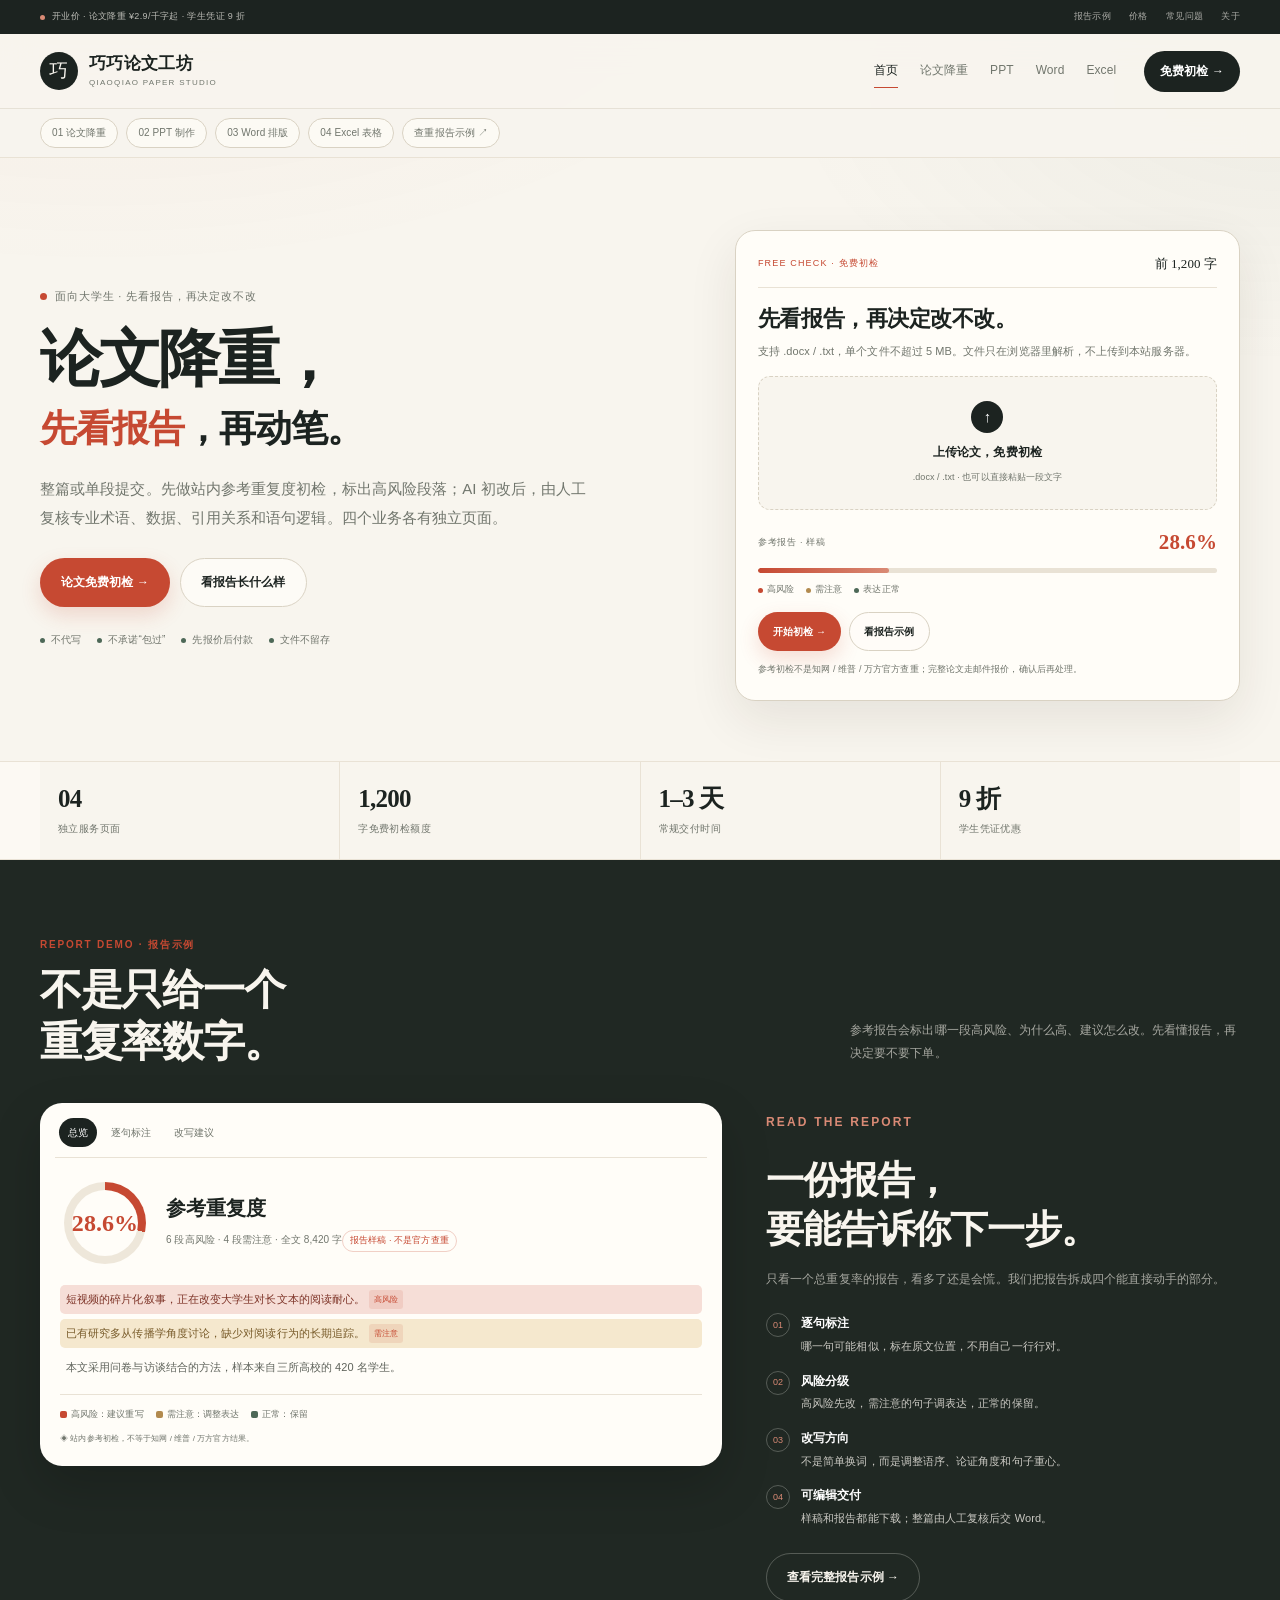
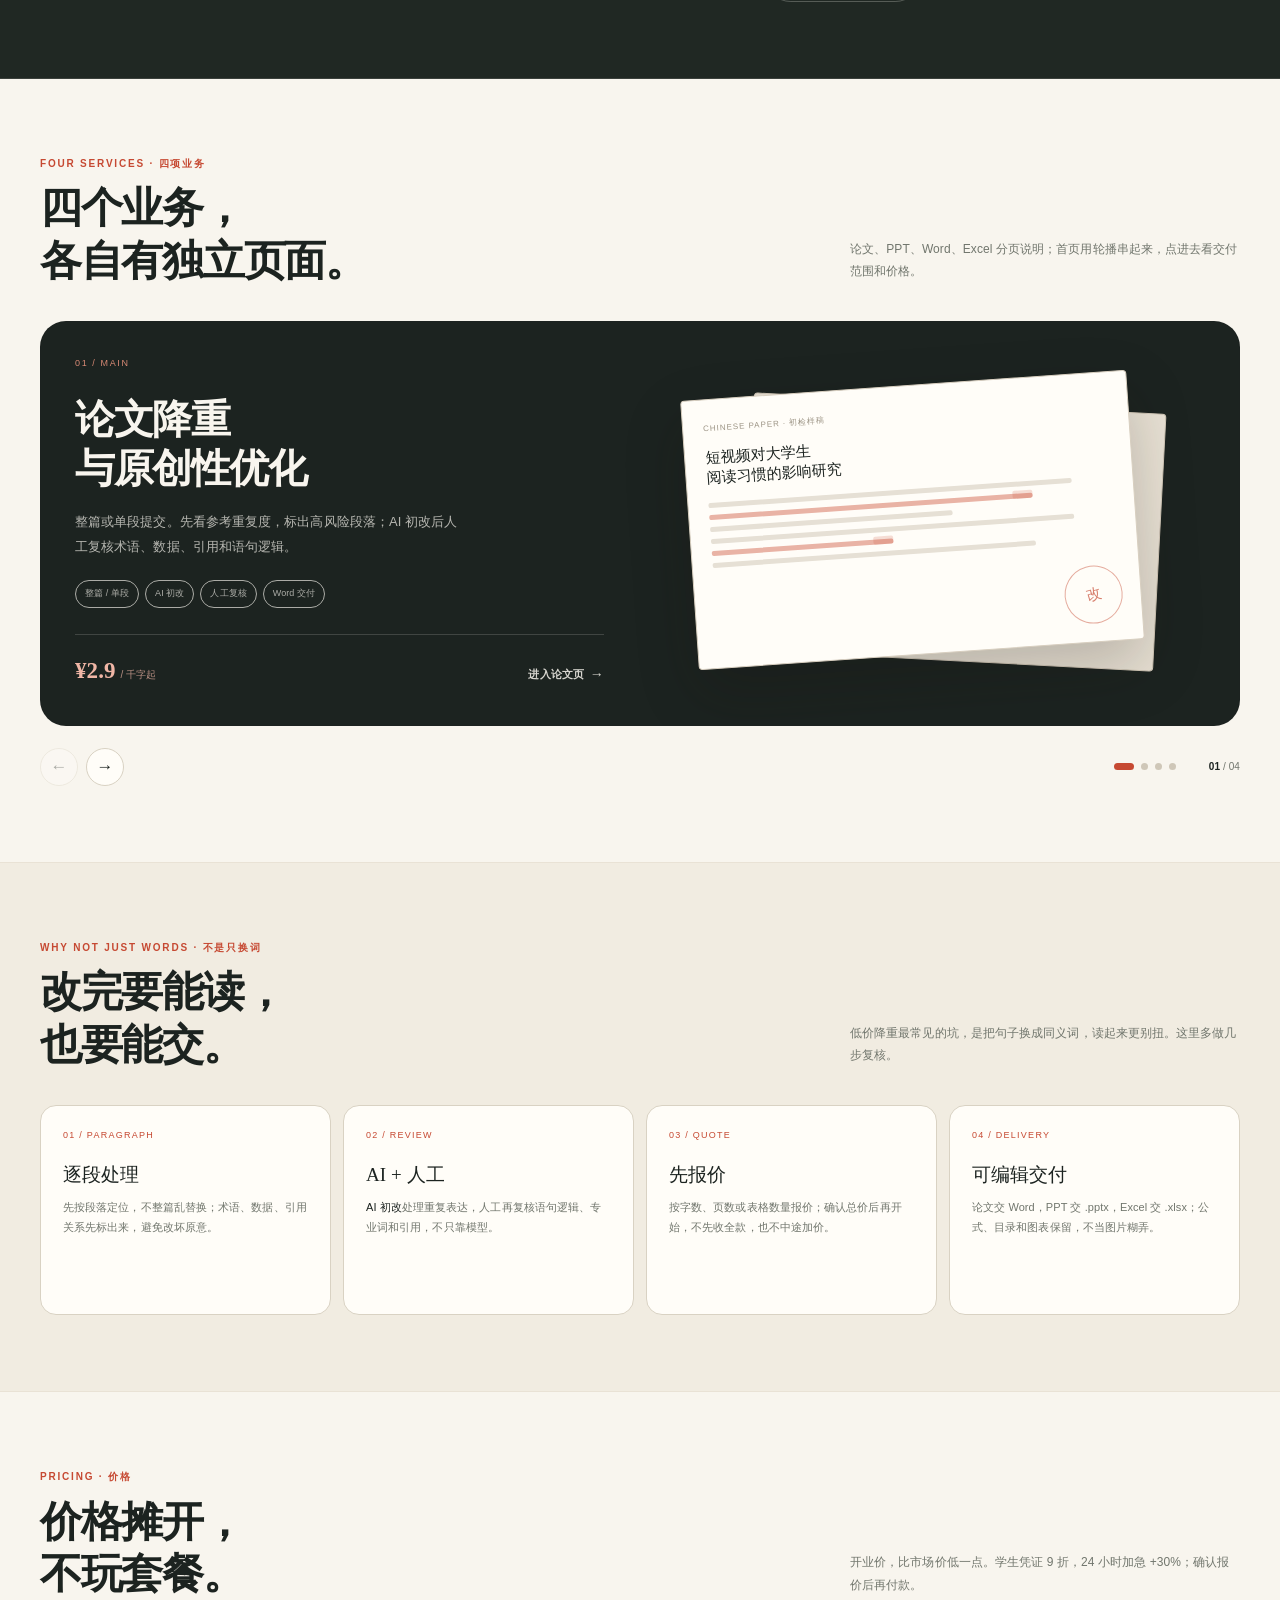
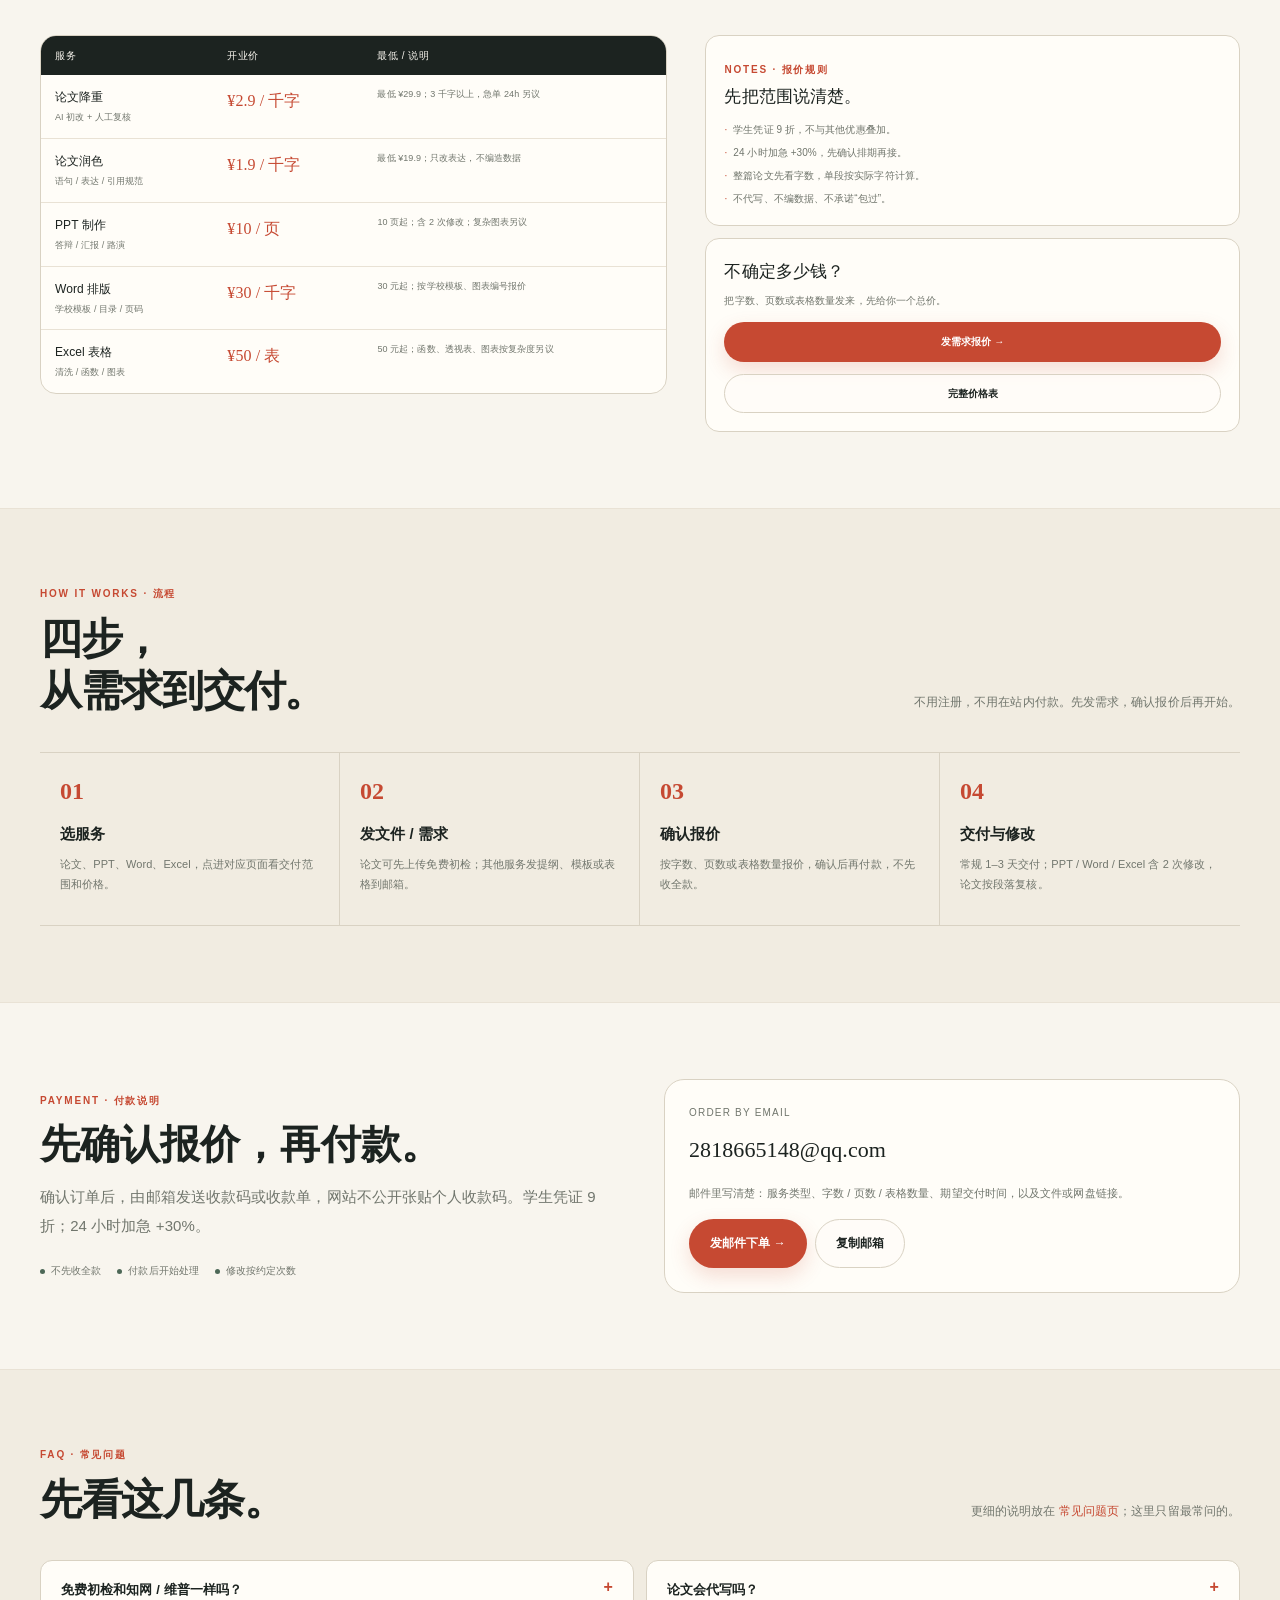
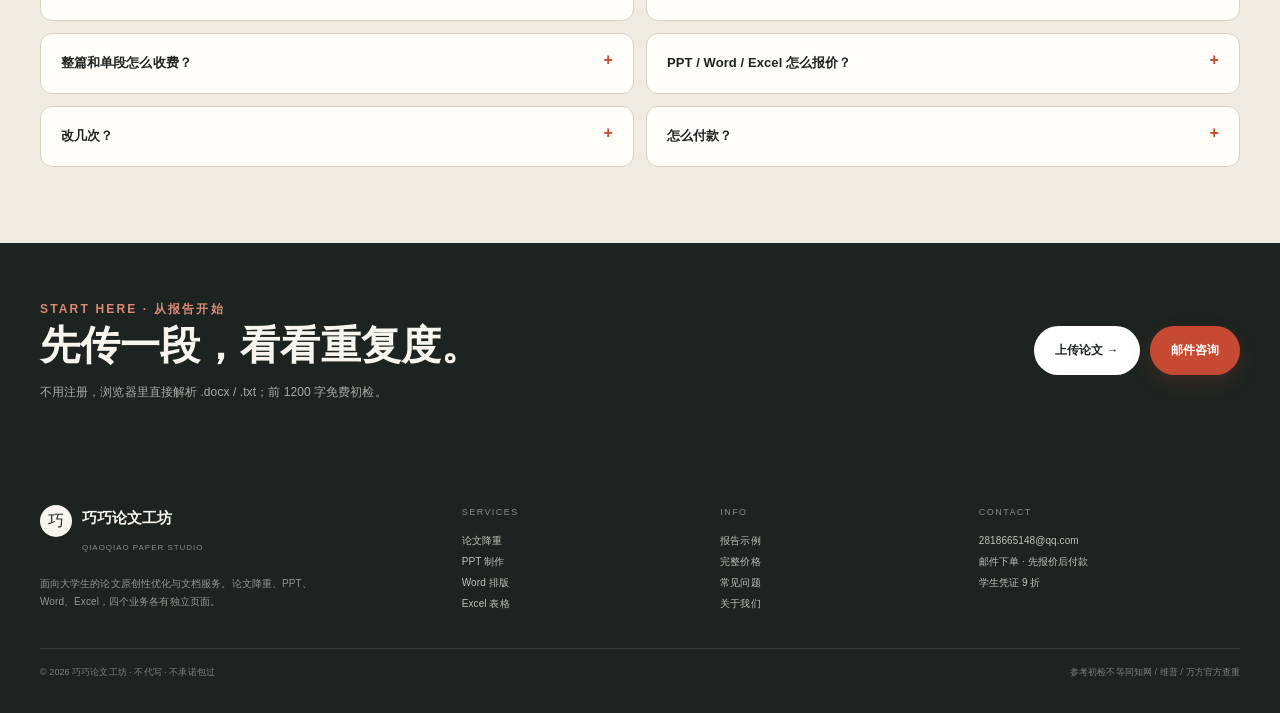
<file: index.html>
﻿<!doctype html>
<html lang="zh-CN">
<head>
<meta charset="utf-8">
<meta name="viewport" content="width=device-width, initial-scale=1">
<title>巧巧论文工坊 — 论文降重 / PPT / Word / Excel</title>
<meta name="description" content="巧巧论文工坊：面向大学生的论文降重、PPT 制作、Word 排版与 Excel 表格服务。上传论文先看参考报告，AI 初改 + 人工复核，按字数透明计价。">
<meta name="theme-color" content="#f8f5ee">
<link rel="preconnect" href="https://miaoda.feishu.cn">
<link rel="stylesheet" href="https://miaoda.feishu.cn/fonts/css2?family=Noto+Serif+SC:wght@400;500;600;700;900&family=Noto+Sans+SC:wght@300;400;500;600;700&display=swap">
<link rel="stylesheet" href="site.css?v=9">
</head>
<body>

<div class="topbar">
  <div class="wrap topbar-row">
    <span class="topbar-promo"><i></i>开业价 · 论文降重 ¥2.9/千字起 · 学生凭证 9 折</span>
    <div class="topbar-links">
      <a href="report.html">报告示例</a>
      <a href="pricing.html">价格</a>
      <a href="faq.html">常见问题</a>
      <a href="about.html">关于</a>
    </div>
  </div>
</div>

<header class="site-head">
  <div class="wrap head-row">
    <a class="brand" href="index.html" aria-label="巧巧论文工坊首页">
      <span class="brand-mark" aria-hidden="true">巧</span>
      <span class="brand-name"><strong>巧巧论文工坊</strong><small>QIAOQIAO PAPER STUDIO</small></span>
    </a>
    <nav class="nav" aria-label="主导航">
      <a href="index.html">首页</a>
      <a href="paper.html">论文降重</a>
      <a href="ppt.html">PPT</a>
      <a href="word.html">Word</a>
      <a href="excel.html">Excel</a>
    </nav>
    <a class="head-cta" href="paper.html">免费初检 →</a>
  </div>
  <div class="service-switch">
    <div class="wrap switch-row" aria-label="服务快捷导航">
      <a href="paper.html">01 论文降重</a>
      <a href="ppt.html">02 PPT 制作</a>
      <a href="word.html">03 Word 排版</a>
      <a href="excel.html">04 Excel 表格</a>
      <a href="report.html">查重报告示例 ↗</a>
    </div>
  </div>
</header>

<main>
  <section class="home-hero">
    <div class="wrap home-hero-grid">
      <div>
        <div class="eyebrow"><span class="dot"></span> 面向大学生 · 先看报告，再决定改不改</div>
        <h1>论文降重，<br><span class="h1-sub"><em>先看报告</em>，再动笔。</span></h1>
        <p class="lead">整篇或单段提交。先做站内参考重复度初检，标出高风险段落；AI 初改后，由人工复核专业术语、数据、引用关系和语句逻辑。四个业务各有独立页面。</p>
        <div class="hero-actions">
          <a class="btn btn-primary" href="paper.html">论文免费初检 →</a>
          <a class="btn btn-ghost" href="report.html">看报告长什么样</a>
        </div>
        <div class="hero-meta">
          <span><i></i>不代写</span>
          <span><i></i>不承诺“包过”</span>
          <span><i></i>先报价后付款</span>
          <span><i></i>文件不留存</span>
        </div>
      </div>

      <div class="qc-card" aria-label="免费初检入口">
        <div class="qc-head"><span>FREE CHECK · 免费初检</span><b>前 1,200 字</b></div>
        <h2>先看报告，再决定改不改。</h2>
        <p class="hint">支持 .docx / .txt，单个文件不超过 5 MB。文件只在浏览器里解析，不上传到本站服务器。</p>
        <a class="qc-drop" href="paper.html#workspace">
          <span class="qc-icon" aria-hidden="true">↑</span>
          <strong>上传论文，免费初检</strong>
          <small>.docx / .txt · 也可以直接粘贴一段文字</small>
        </a>
        <div class="qc-score"><span>参考报告 · 样稿</span><b>28.6%</b></div>
        <div class="qc-bar"><i style="width:28.6%"></i></div>
        <div class="qc-legend"><span><i class="r"></i>高风险</span><span><i class="a"></i>需注意</span><span><i class="g"></i>表达正常</span></div>
        <div class="qc-actions">
          <a class="btn btn-primary" href="paper.html#workspace">开始初检 →</a>
          <a class="btn btn-ghost" href="report.html">看报告示例</a>
        </div>
        <p class="qc-note">参考初检不是知网 / 维普 / 万方官方查重；完整论文走邮件报价，确认后再处理。</p>
      </div>
    </div>
  </section>

  <section class="stats-strip" aria-label="服务概览">
    <div class="wrap stats-row">
      <div class="stat"><b>04</b><span>独立服务页面</span></div>
      <div class="stat"><b>1,200</b><span>字免费初检额度</span></div>
      <div class="stat"><b>1–3 天</b><span>常规交付时间</span></div>
      <div class="stat"><b>9 折</b><span>学生凭证优惠</span></div>
    </div>
  </section>

  <section class="section report-section" id="report">
    <div class="wrap">
      <div class="section-head">
        <div>
          <p class="kicker">REPORT DEMO · 报告示例</p>
          <h2>不是只给一个<br>重复率数字。</h2>
        </div>
        <p>参考报告会标出哪一段高风险、为什么高、建议怎么改。先看懂报告，再决定要不要下单。</p>
      </div>

      <div class="report-grid">
        <div class="report-tabs" data-tabs>
          <div class="report-tab-btns" role="tablist" aria-label="报告视图">
            <button type="button" data-tab="overview" class="is-active">总览</button>
            <button type="button" data-tab="sentences">逐句标注</button>
            <button type="button" data-tab="rewrite">改写建议</button>
          </div>

          <div class="report-panel is-active" data-panel="overview">
            <div class="report-score-row">
              <div class="score-ring"><b>28.6%</b></div>
              <div class="score-copy"><strong>参考重复度</strong><span>6 段高风险 · 4 段需注意 · 全文 8,420 字</span><em>报告样稿 · 不是官方查重</em></div>
            </div>
            <div class="report-line hot">短视频的碎片化叙事，正在改变大学生对长文本的阅读耐心。<em>高风险</em></div>
            <div class="report-line warm">已有研究多从传播学角度讨论，缺少对阅读行为的长期追踪。<em>需注意</em></div>
            <div class="report-line">本文采用问卷与访谈结合的方法，样本来自三所高校的 420 名学生。</div>
            <div class="report-legend"><span><i style="background:#c64932"></i>高风险：建议重写</span><span><i style="background:#b28a4e"></i>需注意：调整表达</span><span><i style="background:#4d6857"></i>正常：保留</span></div>
            <div class="report-note">◈ 站内参考初检，不等于知网 / 维普 / 万方官方结果。</div>
          </div>

          <div class="report-panel" data-panel="sentences">
            <div class="report-line hot">“短视频的碎片化叙事，正在改变大学生对长文本的阅读耐心。”<em>相似 3 处</em></div>
            <div class="report-line">可查来源：传播学期刊论文 2 篇、互联网网页 1 篇。建议保留观点，换一套论证顺序。</div>
            <div class="report-line warm">“已有研究多从传播学角度讨论，缺少对阅读行为的长期追踪。”<em>相似 2 处</em></div>
            <div class="report-line">可查来源：近五年学位论文。建议补一句你的研究对象和样本差异。</div>
            <div class="report-legend"><span>逐句标注只标“可能相似”，最终以学校检测为准。</span></div>
          </div>

          <div class="report-panel" data-panel="rewrite">
            <div class="before-after">
              <div class="ba-col"><small>原文 · 高风险</small><p>短视频的碎片化叙事，正在改变大学生对长文本的阅读耐心。</p></div>
              <div class="ba-col after"><small>改写后 · 保留原意</small><p>当学生习惯在十几秒内完成一次信息切换后，面对需要连续论证的长文本，阅读节奏和耐心都会受到影响。</p></div>
            </div>
            <div class="report-note">改写只调整表达和论证顺序；术语、数据、引用关系由人工复核，不动你的研究结论。</div>
          </div>
        </div>

        <div class="report-copy">
          <p class="kicker" style="color:#d98a75">READ THE REPORT</p>
          <h3>一份报告，<br>要能告诉你下一步。</h3>
          <p>只看一个总重复率的报告，看多了还是会慌。我们把报告拆成四个能直接动手的部分。</p>
          <ul class="report-list">
            <li><span class="n">01</span><div><b>逐句标注</b>哪一句可能相似，标在原文位置，不用自己一行行对。</div></li>
            <li><span class="n">02</span><div><b>风险分级</b>高风险先改，需注意的句子调表达，正常的保留。</div></li>
            <li><span class="n">03</span><div><b>改写方向</b>不是简单换词，而是调整语序、论证角度和句子重心。</div></li>
            <li><span class="n">04</span><div><b>可编辑交付</b>样稿和报告都能下载；整篇由人工复核后交 Word。</div></li>
          </ul>
          <a class="btn btn-ghost" href="report.html">查看完整报告示例 →</a>
        </div>
      </div>
    </div>
  </section>

  <section class="section carousel-section" id="services">
    <div class="wrap">
      <div class="section-head">
        <div>
          <p class="kicker">FOUR SERVICES · 四项业务</p>
          <h2>四个业务，<br>各自有独立页面。</h2>
        </div>
        <p>论文、PPT、Word、Excel 分页说明；首页用轮播串起来，点进去看交付范围和价格。</p>
      </div>

      <div class="carousel" data-carousel aria-roledescription="carousel" aria-label="四项服务轮播">
        <div class="carousel-track" tabindex="0">
          <a class="carousel-slide slide-paper" href="paper.html">
            <div class="slide-copy">
              <span class="slide-num">01 / MAIN</span>
              <h3>论文降重<br>与原创性优化</h3>
              <p>整篇或单段提交。先看参考重复度，标出高风险段落；AI 初改后人工复核术语、数据、引用和语句逻辑。</p>
              <div class="slide-tags"><span>整篇 / 单段</span><span>AI 初改</span><span>人工复核</span><span>Word 交付</span></div>
              <div class="slide-foot"><b class="slide-price">¥2.9<small> / 千字起</small></b><span class="slide-cta">进入论文页</span></div>
            </div>
            <div class="slide-art" aria-hidden="true">
              <div class="mock-paper">
                <div class="paper-back"></div>
                <div class="mock-sheet paper-sheet">
                  <div class="sheet-label">CHINESE PAPER · 初检样稿</div>
                  <div class="sheet-title">短视频对大学生<br>阅读习惯的影响研究</div>
                  <div class="m-line w90"></div>
                  <div class="m-line w80 hot"></div>
                  <div class="m-line w60"></div>
                  <div class="m-line w90"></div>
                  <div class="m-line w45 hot"></div>
                  <div class="m-line w80"></div>
                  <div class="sheet-stamp">改</div>
                </div>
              </div>
            </div>
          </a>

          <a class="carousel-slide slide-ppt" href="ppt.html">
            <div class="slide-copy">
              <span class="slide-num">02 / SIDE</span>
              <h3>PPT 制作<br>答辩不套模板。</h3>
              <p>开题、答辩、课程汇报、竞赛路演。给提纲和素材，按页做视觉排版，含 2 次修改。</p>
              <div class="slide-tags"><span>答辩 PPT</span><span>课程汇报</span><span>竞赛路演</span><span>按页计价</span></div>
              <div class="slide-foot"><b class="slide-price">¥10<small> / 页起</small></b><span class="slide-cta">进入 PPT 页</span></div>
            </div>
            <div class="slide-art" aria-hidden="true">
              <div class="mock-ppt">
                <div class="slide-back2"></div>
                <div class="slide-back"></div>
                <div class="mock-slide-main">
                  <div><span class="mini-kicker">THESIS DEFENSE · 2026</span></div>
                  <div class="mini-title">论文答辩<br>研究框架与结论</div>
                  <div class="mini-bars"><i></i><i></i><i></i><i></i><i></i></div>
                </div>
              </div>
            </div>
          </a>

          <a class="carousel-slide slide-word" href="word.html">
            <div class="slide-copy">
              <span class="slide-num">03 / SIDE</span>
              <h3>Word 排版<br>一次排对格式。</h3>
              <p>学校模板、目录页码、页眉页脚、图表编号、参考文献。按字数报价，交回可编辑的 .docx。</p>
              <div class="slide-tags"><span>学校模板</span><span>目录页码</span><span>图表编号</span><span>可编辑交付</span></div>
              <div class="slide-foot"><b class="slide-price">¥30<small> / 千字起</small></b><span class="slide-cta">进入 Word 页</span></div>
            </div>
            <div class="slide-art" aria-hidden="true">
              <div class="mock-word">
                <div class="mock-sheet word-sheet">
                  <div class="word-head"><span>毕业论文</span><span>第 1 页</span></div>
                  <div class="word-title">目录</div>
                  <div class="toc-row"><b>摘要</b><span class="dots"></span><span>I</span></div>
                  <div class="toc-row"><b>1 绪论</b><span class="dots"></span><span>1</span></div>
                  <div class="toc-row"><b>2 文献综述</b><span class="dots"></span><span>5</span></div>
                  <div class="toc-row"><b>3 研究设计</b><span class="dots"></span><span>12</span></div>
                  <div class="toc-row"><b>4 数据分析</b><span class="dots"></span><span>20</span></div>
                  <div class="word-stamp">格式已对</div>
                </div>
              </div>
            </div>
          </a>

          <a class="carousel-slide slide-excel" href="excel.html">
            <div class="slide-copy">
              <span class="slide-num">04 / SIDE</span>
              <h3>Excel 表格<br>清洗、函数、图表。</h3>
              <p>实验数据清洗、函数公式、透视表、图表可视化。按表报价，交回能继续用的 .xlsx。</p>
              <div class="slide-tags"><span>数据清洗</span><span>函数公式</span><span>透视表</span><span>图表可视化</span></div>
              <div class="slide-foot"><b class="slide-price">¥50<small> / 表起</small></b><span class="slide-cta">进入 Excel 页</span></div>
            </div>
            <div class="slide-art" aria-hidden="true">
              <div class="mock-excel">
                <div class="excel-grid">
                  <div class="xl-bar"><span></span><span></span><span></span><span></span><span></span><span></span></div>
                  <div class="xl-grid">
                    <div class="xl-cell head"></div><div class="xl-cell head"></div><div class="xl-cell head"></div><div class="xl-cell head"></div><div class="xl-cell head"></div><div class="xl-cell head"></div>
                    <div class="xl-cell"></div><div class="xl-cell num"></div><div class="xl-cell"></div><div class="xl-cell num"></div><div class="xl-cell"></div><div class="xl-cell"></div>
                    <div class="xl-cell"></div><div class="xl-cell num"></div><div class="xl-cell hot"></div><div class="xl-cell num"></div><div class="xl-cell"></div><div class="xl-cell"></div>
                    <div class="xl-cell"></div><div class="xl-cell num"></div><div class="xl-cell"></div><div class="xl-cell num"></div><div class="xl-cell hot"></div><div class="xl-cell"></div>
                    <div class="xl-cell"></div><div class="xl-cell num"></div><div class="xl-cell"></div><div class="xl-cell num"></div><div class="xl-cell"></div><div class="xl-cell"></div>
                  </div>
                  <div class="xl-chart"><i></i><i></i><i></i><i></i><i></i></div>
                </div>
              </div>
            </div>
          </a>
        </div>

        <div class="carousel-ui">
          <div class="car-arrows">
            <button class="car-btn" type="button" data-car-prev aria-label="上一项服务">←</button>
            <button class="car-btn" type="button" data-car-next aria-label="下一项服务">→</button>
          </div>
          <div class="car-dots" role="tablist" aria-label="服务分页"></div>
          <div class="car-count"><b>01</b> / 04</div>
        </div>
      </div>
    </div>
  </section>

  <section class="section" style="background:var(--paper-2);border-top:1px solid var(--line-soft);border-bottom:1px solid var(--line-soft)">
    <div class="wrap">
      <div class="section-head">
        <div>
          <p class="kicker">WHY NOT JUST WORDS · 不是只换词</p>
          <h2>改完要能读，<br>也要能交。</h2>
        </div>
        <p>低价降重最常见的坑，是把句子换成同义词，读起来更别扭。这里多做几步复核。</p>
      </div>
      <div class="feature-grid">
        <div class="feature-card"><span class="num">01 / PARAGRAPH</span><h3>逐段处理</h3><p>先按段落定位，不整篇乱替换；术语、数据、引用关系先标出来，避免改坏原意。</p></div>
        <div class="feature-card"><span class="num">02 / REVIEW</span><h3>AI + 人工</h3><p><b>AI 初改</b>处理重复表达，人工再复核语句逻辑、专业词和引用，不只靠模型。</p></div>
        <div class="feature-card"><span class="num">03 / QUOTE</span><h3>先报价</h3><p>按字数、页数或表格数量报价；确认总价后再开始，不先收全款，也不中途加价。</p></div>
        <div class="feature-card"><span class="num">04 / DELIVERY</span><h3>可编辑交付</h3><p>论文交 Word，PPT 交 .pptx，Excel 交 .xlsx；公式、目录和图表保留，不当图片糊弄。</p></div>
      </div>
    </div>
  </section>

  <section class="section" id="pricing">
    <div class="wrap">
      <div class="section-head">
        <div>
          <p class="kicker">PRICING · 价格</p>
          <h2>价格摊开，<br>不玩套餐。</h2>
        </div>
        <p>开业价，比市场价低一点。学生凭证 9 折，24 小时加急 +30%；确认报价后再付款。</p>
      </div>
      <div class="price-grid">
        <div class="price-table-wrap">
          <table class="price-table">
            <thead><tr><th>服务</th><th>开业价</th><th>最低 / 说明</th></tr></thead>
            <tbody>
              <tr><td class="name"><b>论文降重</b><small>AI 初改 + 人工复核</small></td><td class="p">¥2.9 / 千字</td><td class="s">最低 ¥29.9；3 千字以上，急单 24h 另议</td></tr>
              <tr><td class="name"><b>论文润色</b><small>语句 / 表达 / 引用规范</small></td><td class="p">¥1.9 / 千字</td><td class="s">最低 ¥19.9；只改表达，不编造数据</td></tr>
              <tr><td class="name"><b>PPT 制作</b><small>答辩 / 汇报 / 路演</small></td><td class="p">¥10 / 页</td><td class="s">10 页起；含 2 次修改；复杂图表另议</td></tr>
              <tr><td class="name"><b>Word 排版</b><small>学校模板 / 目录 / 页码</small></td><td class="p">¥30 / 千字</td><td class="s">30 元起；按学校模板、图表编号报价</td></tr>
              <tr><td class="name"><b>Excel 表格</b><small>清洗 / 函数 / 图表</small></td><td class="p">¥50 / 表</td><td class="s">50 元起；函数、透视表、图表按复杂度另议</td></tr>
            </tbody>
          </table>
        </div>
        <div class="price-side">
          <div class="price-side-card">
            <span class="kicker">NOTES · 报价规则</span>
            <h3>先把范围说清楚。</h3>
            <ul>
              <li>学生凭证 9 折，不与其他优惠叠加。</li>
              <li>24 小时加急 +30%，先确认排期再接。</li>
              <li>整篇论文先看字数，单段按实际字符计算。</li>
              <li>不代写、不编数据、不承诺“包过”。</li>
            </ul>
          </div>
          <div class="price-side-card">
            <h3>不确定多少钱？</h3>
            <p>把字数、页数或表格数量发来，先给你一个总价。</p>
            <a class="btn btn-primary" href="mailto:2818665148@qq.com">发需求报价 →</a>
            <a class="btn btn-ghost" href="pricing.html">完整价格表</a>
          </div>
        </div>
      </div>
    </div>
  </section>

  <section class="section" id="process" style="background:var(--paper-2);border-top:1px solid var(--line-soft);border-bottom:1px solid var(--line-soft)">
    <div class="wrap">
      <div class="section-head">
        <div>
          <p class="kicker">HOW IT WORKS · 流程</p>
          <h2>四步，<br>从需求到交付。</h2>
        </div>
        <p>不用注册，不用在站内付款。先发需求，确认报价后再开始。</p>
      </div>
      <div class="process-grid">
        <div class="process-step"><b>01</b><h3>选服务</h3><p>论文、PPT、Word、Excel，点进对应页面看交付范围和价格。</p></div>
        <div class="process-step"><b>02</b><h3>发文件 / 需求</h3><p>论文可先上传免费初检；其他服务发提纲、模板或表格到邮箱。</p></div>
        <div class="process-step"><b>03</b><h3>确认报价</h3><p>按字数、页数或表格数量报价，确认后再付款，不先收全款。</p></div>
        <div class="process-step"><b>04</b><h3>交付与修改</h3><p>常规 1–3 天交付；PPT / Word / Excel 含 2 次修改，论文按段落复核。</p></div>
      </div>
    </div>
  </section>

  <section class="section">
    <div class="wrap payment-grid">
      <div>
        <p class="kicker">PAYMENT · 付款说明</p>
        <h2 class="serif" style="font-size:clamp(28px,3.2vw,40px);line-height:1.3;margin:0 0 12px">先确认报价，再付款。</h2>
        <p class="lead">确认订单后，由邮箱发送收款码或收款单，网站不公开张贴个人收款码。学生凭证 9 折；24 小时加急 +30%。</p>
        <div class="hero-meta" style="margin-top:22px"><span><i></i>不先收全款</span><span><i></i>付款后开始处理</span><span><i></i>修改按约定次数</span></div>
      </div>
      <div style="background:var(--card);border:1px solid var(--line);border-radius:var(--radius);padding:24px">
        <div style="font-size:10px;letter-spacing:.12em;color:var(--muted);margin-bottom:10px">ORDER BY EMAIL</div>
        <a href="mailto:2818665148@qq.com" style="font-family:'Noto Serif SC',serif;font-size:22px;color:var(--ink);display:block;margin-bottom:14px">2818665148@qq.com</a>
        <p style="font-size:11px;line-height:1.8;color:var(--muted);margin:0 0 16px">邮件里写清楚：服务类型、字数 / 页数 / 表格数量、期望交付时间，以及文件或网盘链接。</p>
        <div style="display:flex;gap:8px;flex-wrap:wrap">
          <a class="btn btn-primary" href="mailto:2818665148@qq.com">发邮件下单 →</a>
          <button class="btn btn-ghost" type="button" data-copy-email>复制邮箱</button>
        </div>
      </div>
    </div>
  </section>

  <section class="section" style="background:var(--paper-2);border-top:1px solid var(--line-soft)">
    <div class="wrap">
      <div class="section-head">
        <div>
          <p class="kicker">FAQ · 常见问题</p>
          <h2>先看这几条。</h2>
        </div>
        <p>更细的说明放在 <a href="faq.html" style="color:var(--accent)">常见问题页</a>；这里只留最常问的。</p>
      </div>
      <div class="faq-list">
        <details class="faq-item"><summary>免费初检和知网 / 维普一样吗？</summary><p>不一样。站内初检是参考重复度，用公开文本和常见表达做比对，不等于知网、维普、万方的官方查重结果，也不能替代学校检测。</p></details>
        <details class="faq-item"><summary>论文会代写吗？</summary><p>不代写。只优化你已有的论文或段落，做改写、润色、格式整理；不承诺“包过”，也不伪造数据或参考文献。</p></details>
        <details class="faq-item"><summary>整篇和单段怎么收费？</summary><p>单段按实际字符计算，整篇按字数报价；论文降重 ¥2.9/千字起，最低 ¥29.9。先确认字数和范围，再给总价。</p></details>
        <details class="faq-item"><summary>PPT / Word / Excel 怎么报价？</summary><p>PPT 按页，¥10/页起；Word 按字数，¥30/千字起；Excel 按表，¥50/表起。都能先报价，确认后再开始。</p></details>
        <details class="faq-item"><summary>改几次？</summary><p>PPT / Word / Excel 含 2 次集中修改；论文按段落复核。额外轮次或大改按新工作量另计。</p></details>
        <details class="faq-item"><summary>怎么付款？</summary><p>确认报价后，通过邮箱发送收款码或收款单；网站不公开个人收款码。学生凭证 9 折，24h 加急 +30%。</p></details>
      </div>
    </div>
  </section>

  <section class="cta-band">
    <div class="wrap cta-grid">
      <div>
        <p class="kicker" style="color:#d98a75">START HERE · 从报告开始</p>
        <h2>先传一段，看看重复度。</h2>
        <p>不用注册，浏览器里直接解析 .docx / .txt；前 1200 字免费初检。</p>
      </div>
      <div class="cta-actions">
        <a class="btn btn-light" href="paper.html">上传论文 →</a>
        <a class="btn btn-primary" href="mailto:2818665148@qq.com">邮件咨询</a>
      </div>
    </div>
  </section>
</main>

<footer class="site-foot">
  <div class="wrap">
    <div class="foot-grid">
      <div>
        <div class="foot-brand">
          <span class="brand-mark" aria-hidden="true">巧</span>
          <span><strong>巧巧论文工坊</strong><small>QIAOQIAO PAPER STUDIO</small></span>
        </div>
        <p class="foot-note">面向大学生的论文原创性优化与文档服务。论文降重、PPT、Word、Excel，四个业务各有独立页面。</p>
      </div>
      <div class="foot-col"><h4>SERVICES</h4><a href="paper.html">论文降重</a><a href="ppt.html">PPT 制作</a><a href="word.html">Word 排版</a><a href="excel.html">Excel 表格</a></div>
      <div class="foot-col"><h4>INFO</h4><a href="report.html">报告示例</a><a href="pricing.html">完整价格</a><a href="faq.html">常见问题</a><a href="about.html">关于我们</a></div>
      <div class="foot-col"><h4>CONTACT</h4><a href="mailto:2818665148@qq.com">2818665148@qq.com</a><span>邮件下单 · 先报价后付款</span><span>学生凭证 9 折</span></div>
    </div>
    <div class="foot-bottom"><span>© 2026 巧巧论文工坊 · 不代写 · 不承诺包过</span><span>参考初检不等同知网 / 维普 / 万方官方查重</span></div>
  </div>
</footer>

<script src="site.js?v=9"></script>
</body>
</html>
</file>
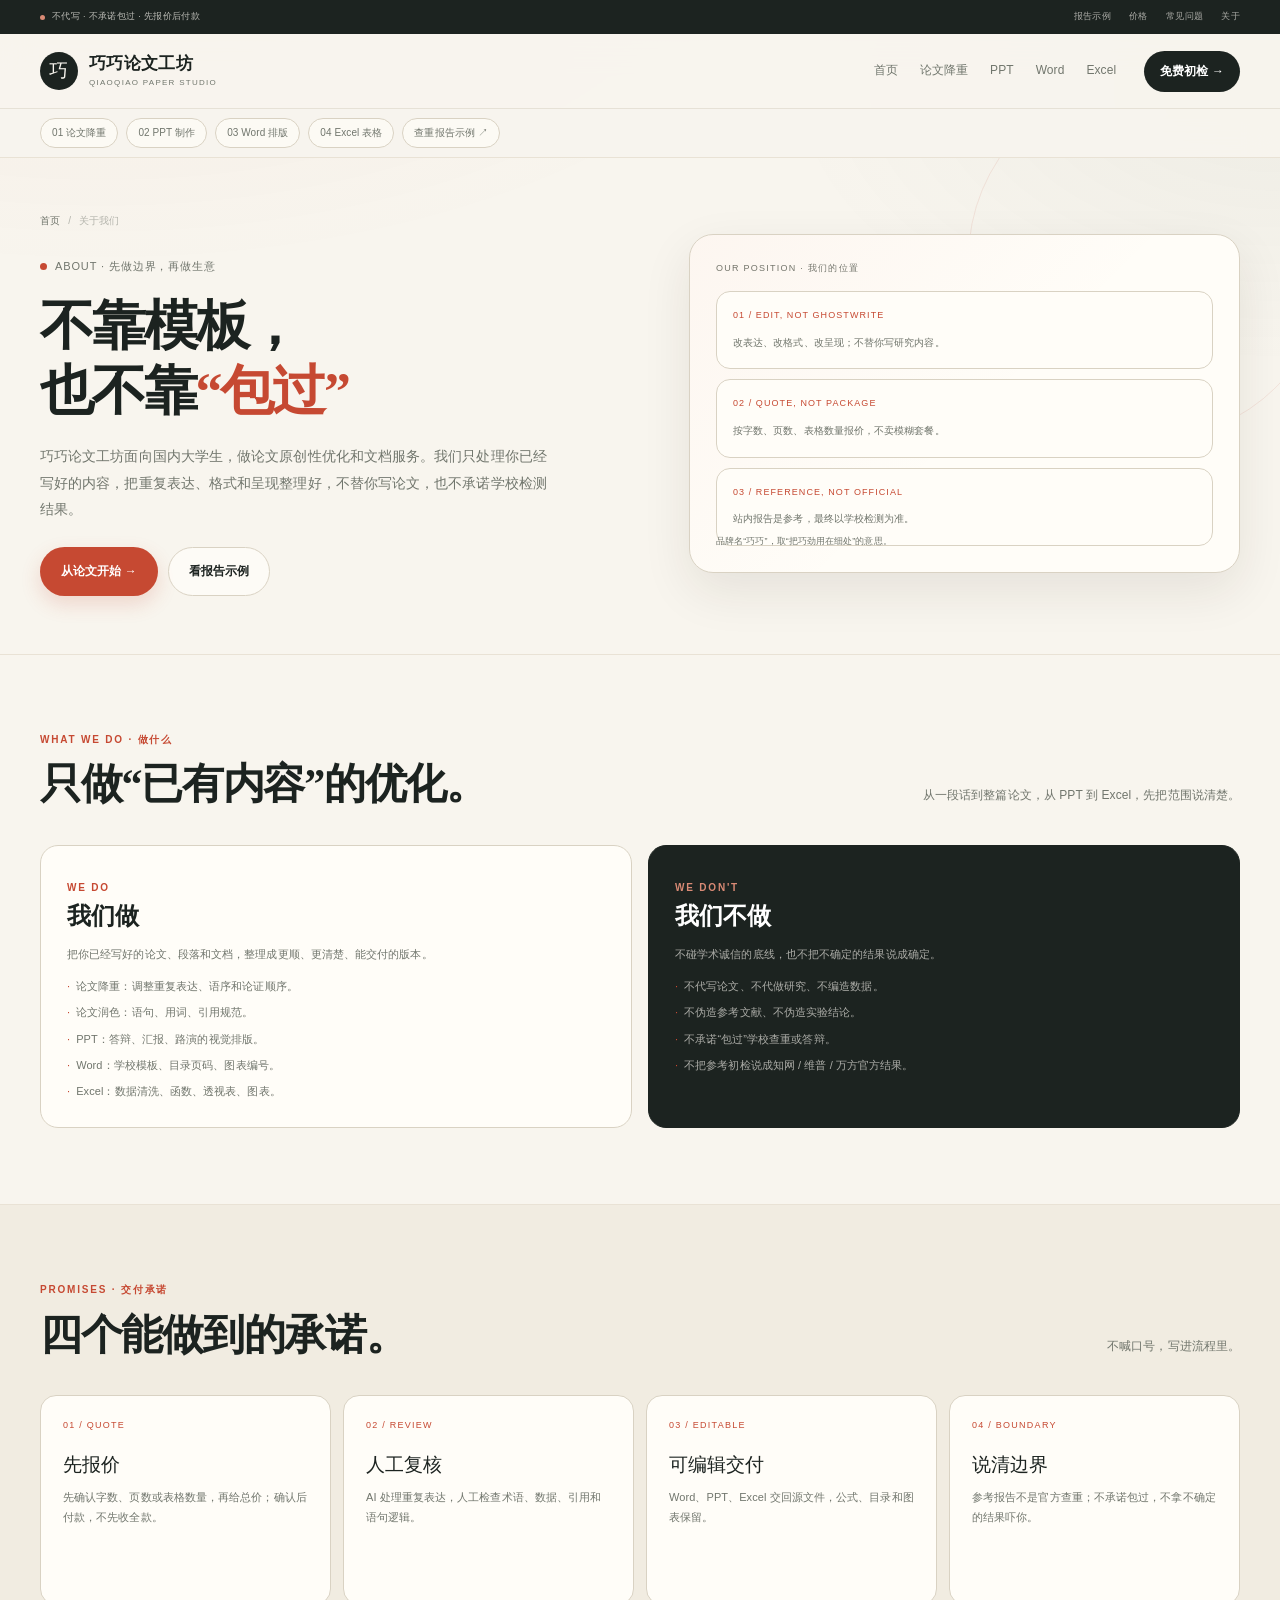
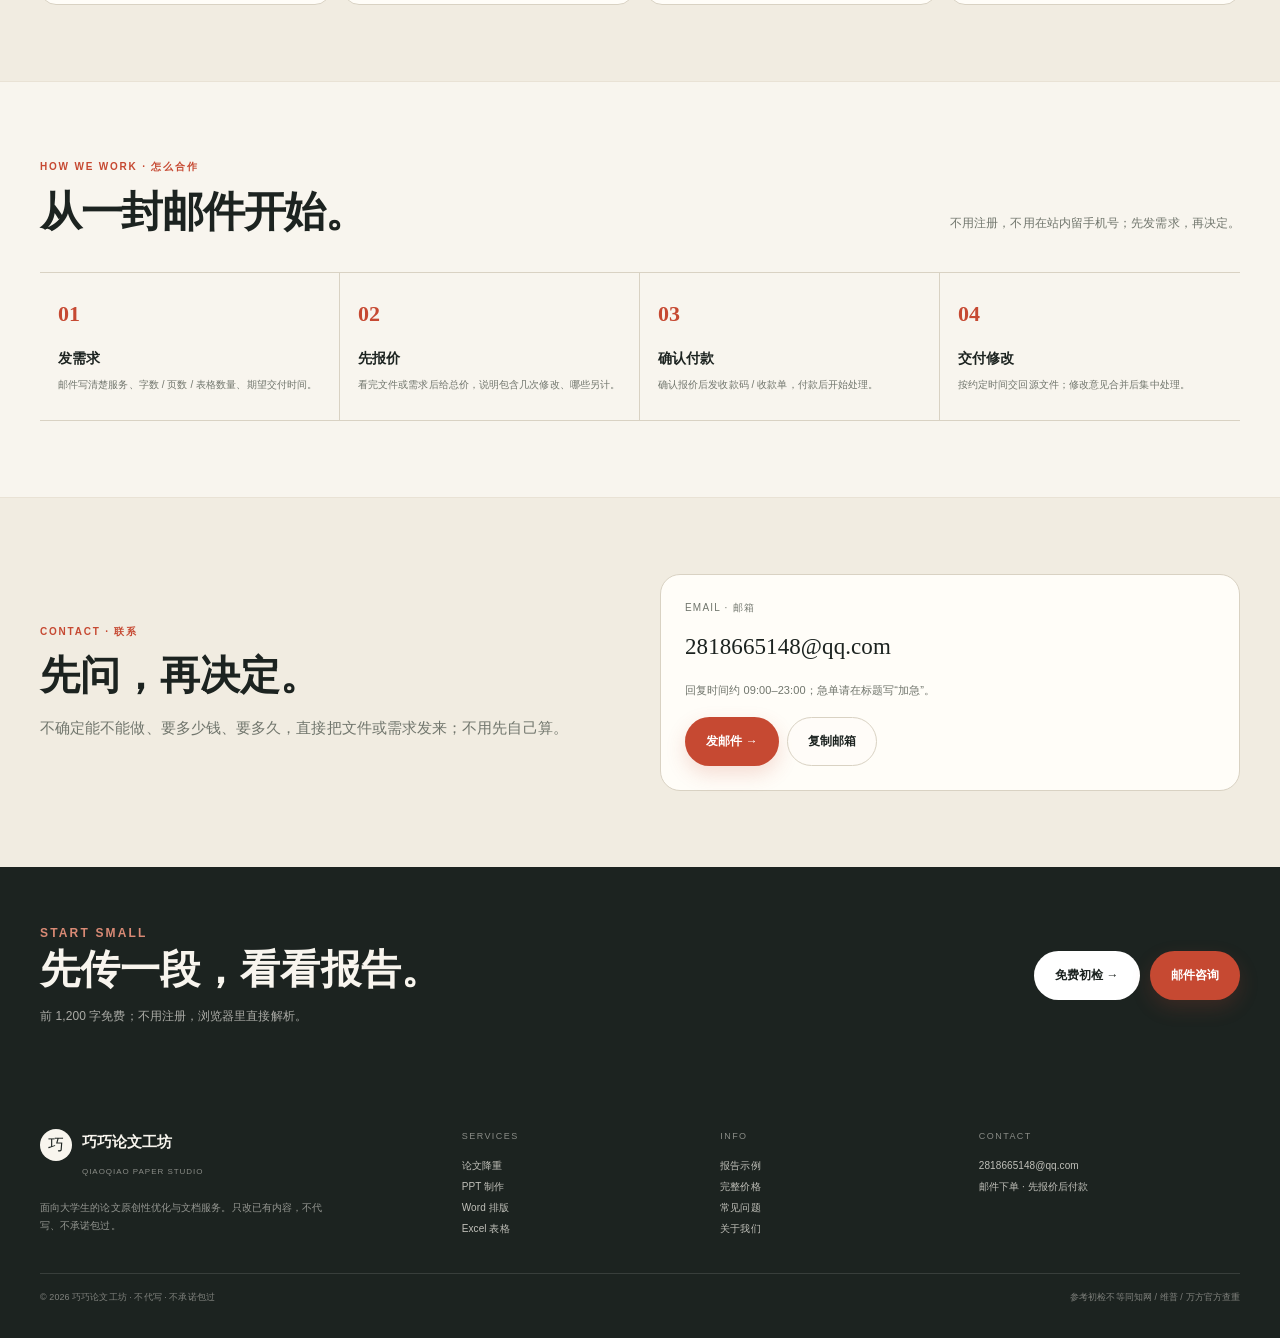
<file: about.html>
﻿<!doctype html>
<html lang="zh-CN">
<head>
<meta charset="utf-8">
<meta name="viewport" content="width=device-width, initial-scale=1">
<title>关于我们 — 巧巧论文工坊</title>
<meta name="description" content="巧巧论文工坊：面向国内大学生的论文原创性优化与文档服务。只优化已有内容，不代写、不承诺包过；先报价后付款。">
<meta name="theme-color" content="#f8f5ee">
<link rel="preconnect" href="https://miaoda.feishu.cn">
<link rel="stylesheet" href="https://miaoda.feishu.cn/fonts/css2?family=Noto+Serif+SC:wght@400;500;600;700;900&family=Noto+Sans+SC:wght@300;400;500;600;700&display=swap">
<link rel="stylesheet" href="site.css?v=9">
</head>
<body>

<div class="topbar">
  <div class="wrap topbar-row">
    <span class="topbar-promo"><i></i>不代写 · 不承诺包过 · 先报价后付款</span>
    <div class="topbar-links"><a href="report.html">报告示例</a><a href="pricing.html">价格</a><a href="faq.html">常见问题</a><a href="about.html">关于</a></div>
  </div>
</div>

<header class="site-head">
  <div class="wrap head-row">
    <a class="brand" href="index.html" aria-label="巧巧论文工坊首页"><span class="brand-mark" aria-hidden="true">巧</span><span class="brand-name"><strong>巧巧论文工坊</strong><small>QIAOQIAO PAPER STUDIO</small></span></a>
    <nav class="nav" aria-label="主导航"><a href="index.html">首页</a><a href="paper.html">论文降重</a><a href="ppt.html">PPT</a><a href="word.html">Word</a><a href="excel.html">Excel</a></nav>
    <a class="head-cta" href="paper.html">免费初检 →</a>
  </div>
  <div class="service-switch"><div class="wrap switch-row" aria-label="服务快捷导航"><a href="paper.html">01 论文降重</a><a href="ppt.html">02 PPT 制作</a><a href="word.html">03 Word 排版</a><a href="excel.html">04 Excel 表格</a><a href="report.html">查重报告示例 ↗</a></div></div>
</header>

<main>
  <section class="page-hero">
    <div class="wrap page-hero-grid">
      <div>
        <div class="breadcrumb"><a href="index.html">首页</a><span>/</span><span>关于我们</span></div>
        <div class="eyebrow"><span class="dot"></span> ABOUT · 先做边界，再做生意</div>
        <h1>不靠模板，<br>也不靠<em>“包过”</em></h1>
        <p class="lead">巧巧论文工坊面向国内大学生，做论文原创性优化和文档服务。我们只处理你已经写好的内容，把重复表达、格式和呈现整理好，不替你写论文，也不承诺学校检测结果。</p>
        <div class="hero-actions"><a class="btn btn-primary" href="paper.html">从论文开始 →</a><a class="btn btn-ghost" href="report.html">看报告示例</a></div>
      </div>
      <div class="page-visual" aria-label="品牌说明">
        <div class="visual-label">OUR POSITION · 我们的位置</div>
        <div class="visual-inner" style="height:auto;display:flex;flex-direction:column;gap:10px;justify-content:center">
          <div class="info-card" style="padding:16px"><span class="k">01 / EDIT, NOT GHOSTWRITE</span><p>改表达、改格式、改呈现；不替你写研究内容。</p></div>
          <div class="info-card" style="padding:16px"><span class="k">02 / QUOTE, NOT PACKAGE</span><p>按字数、页数、表格数量报价，不卖模糊套餐。</p></div>
          <div class="info-card" style="padding:16px"><span class="k">03 / REFERENCE, NOT OFFICIAL</span><p>站内报告是参考，最终以学校检测为准。</p></div>
        </div>
        <div class="visual-note">品牌名“巧巧”，取“把巧劲用在细处”的意思。</div>
      </div>
    </div>
  </section>

  <section class="section">
    <div class="wrap">
      <div class="section-head"><div><p class="kicker">WHAT WE DO · 做什么</p><h2>只做“已有内容”的优化。</h2></div><p>从一段话到整篇论文，从 PPT 到 Excel，先把范围说清楚。</p></div>
      <div class="about-grid">
        <div class="about-panel">
          <span class="kicker">WE DO</span>
          <h2>我们做</h2>
          <p>把你已经写好的论文、段落和文档，整理成更顺、更清楚、能交付的版本。</p>
          <ul>
            <li>论文降重：调整重复表达、语序和论证顺序。</li>
            <li>论文润色：语句、用词、引用规范。</li>
            <li>PPT：答辩、汇报、路演的视觉排版。</li>
            <li>Word：学校模板、目录页码、图表编号。</li>
            <li>Excel：数据清洗、函数、透视表、图表。</li>
          </ul>
        </div>
        <div class="about-panel dark">
          <span class="kicker" style="color:#d98a75">WE DON'T</span>
          <h2>我们不做</h2>
          <p>不碰学术诚信的底线，也不把不确定的结果说成确定。</p>
          <ul>
            <li>不代写论文、不代做研究、不编造数据。</li>
            <li>不伪造参考文献、不伪造实验结论。</li>
            <li>不承诺“包过”学校查重或答辩。</li>
            <li>不把参考初检说成知网 / 维普 / 万方官方结果。</li>
          </ul>
        </div>
      </div>
    </div>
  </section>

  <section class="section" style="background:var(--paper-2);border-top:1px solid var(--line-soft);border-bottom:1px solid var(--line-soft)">
    <div class="wrap">
      <div class="section-head"><div><p class="kicker">PROMISES · 交付承诺</p><h2>四个能做到的承诺。</h2></div><p>不喊口号，写进流程里。</p></div>
      <div class="feature-grid">
        <div class="feature-card"><span class="num">01 / QUOTE</span><h3>先报价</h3><p>先确认字数、页数或表格数量，再给总价；确认后付款，不先收全款。</p></div>
        <div class="feature-card"><span class="num">02 / REVIEW</span><h3>人工复核</h3><p>AI 处理重复表达，人工检查术语、数据、引用和语句逻辑。</p></div>
        <div class="feature-card"><span class="num">03 / EDITABLE</span><h3>可编辑交付</h3><p>Word、PPT、Excel 交回源文件，公式、目录和图表保留。</p></div>
        <div class="feature-card"><span class="num">04 / BOUNDARY</span><h3>说清边界</h3><p>参考报告不是官方查重；不承诺包过，不拿不确定的结果吓你。</p></div>
      </div>
    </div>
  </section>

  <section class="section">
    <div class="wrap">
      <div class="section-head"><div><p class="kicker">HOW WE WORK · 怎么合作</p><h2>从一封邮件开始。</h2></div><p>不用注册，不用在站内留手机号；先发需求，再决定。</p></div>
      <div class="timeline">
        <div class="timeline-step"><b>01</b><h3>发需求</h3><p>邮件写清楚服务、字数 / 页数 / 表格数量、期望交付时间。</p></div>
        <div class="timeline-step"><b>02</b><h3>先报价</h3><p>看完文件或需求后给总价，说明包含几次修改、哪些另计。</p></div>
        <div class="timeline-step"><b>03</b><h3>确认付款</h3><p>确认报价后发收款码 / 收款单，付款后开始处理。</p></div>
        <div class="timeline-step"><b>04</b><h3>交付修改</h3><p>按约定时间交回源文件；修改意见合并后集中处理。</p></div>
      </div>
    </div>
  </section>

  <section class="section" style="background:var(--paper-2);border-top:1px solid var(--line-soft)">
    <div class="wrap contact-grid" id="contact">
      <div>
        <p class="kicker">CONTACT · 联系</p>
        <h2 class="serif" style="font-size:clamp(28px,3.2vw,40px);line-height:1.3;margin:0 0 12px">先问，再决定。</h2>
        <p class="lead">不确定能不能做、要多少钱、要多久，直接把文件或需求发来；不用先自己算。</p>
      </div>
      <div style="background:var(--card);border:1px solid var(--line);border-radius:var(--radius);padding:24px">
        <div style="font-size:10px;letter-spacing:.12em;color:var(--muted);margin-bottom:10px">EMAIL · 邮箱</div>
        <a href="mailto:2818665148@qq.com" style="font-family:'Noto Serif SC',serif;font-size:23px;color:var(--ink);display:block;margin-bottom:14px">2818665148@qq.com</a>
        <p style="font-size:11px;line-height:1.8;color:var(--muted);margin:0 0 16px">回复时间约 09:00–23:00；急单请在标题写“加急”。</p>
        <div style="display:flex;gap:8px;flex-wrap:wrap"><a class="btn btn-primary" href="mailto:2818665148@qq.com">发邮件 →</a><button class="btn btn-ghost" type="button" data-copy-email>复制邮箱</button></div>
      </div>
    </div>
  </section>

  <section class="cta-band">
    <div class="wrap cta-grid">
      <div><p class="kicker" style="color:#d98a75">START SMALL</p><h2>先传一段，看看报告。</h2><p>前 1,200 字免费；不用注册，浏览器里直接解析。</p></div>
      <div class="cta-actions"><a class="btn btn-light" href="paper.html#workspace">免费初检 →</a><a class="btn btn-primary" href="mailto:2818665148@qq.com">邮件咨询</a></div>
    </div>
  </section>
</main>

<footer class="site-foot">
  <div class="wrap">
    <div class="foot-grid">
      <div><div class="foot-brand"><span class="brand-mark" aria-hidden="true">巧</span><span><strong>巧巧论文工坊</strong><small>QIAOQIAO PAPER STUDIO</small></span></div><p class="foot-note">面向大学生的论文原创性优化与文档服务。只改已有内容，不代写、不承诺包过。</p></div>
      <div class="foot-col"><h4>SERVICES</h4><a href="paper.html">论文降重</a><a href="ppt.html">PPT 制作</a><a href="word.html">Word 排版</a><a href="excel.html">Excel 表格</a></div>
      <div class="foot-col"><h4>INFO</h4><a href="report.html">报告示例</a><a href="pricing.html">完整价格</a><a href="faq.html">常见问题</a><a href="about.html">关于我们</a></div>
      <div class="foot-col"><h4>CONTACT</h4><a href="mailto:2818665148@qq.com">2818665148@qq.com</a><span>邮件下单 · 先报价后付款</span></div>
    </div>
    <div class="foot-bottom"><span>© 2026 巧巧论文工坊 · 不代写 · 不承诺包过</span><span>参考初检不等同知网 / 维普 / 万方官方查重</span></div>
  </div>
</footer>

<script src="site.js?v=9"></script>
</body>
</html>
</file>
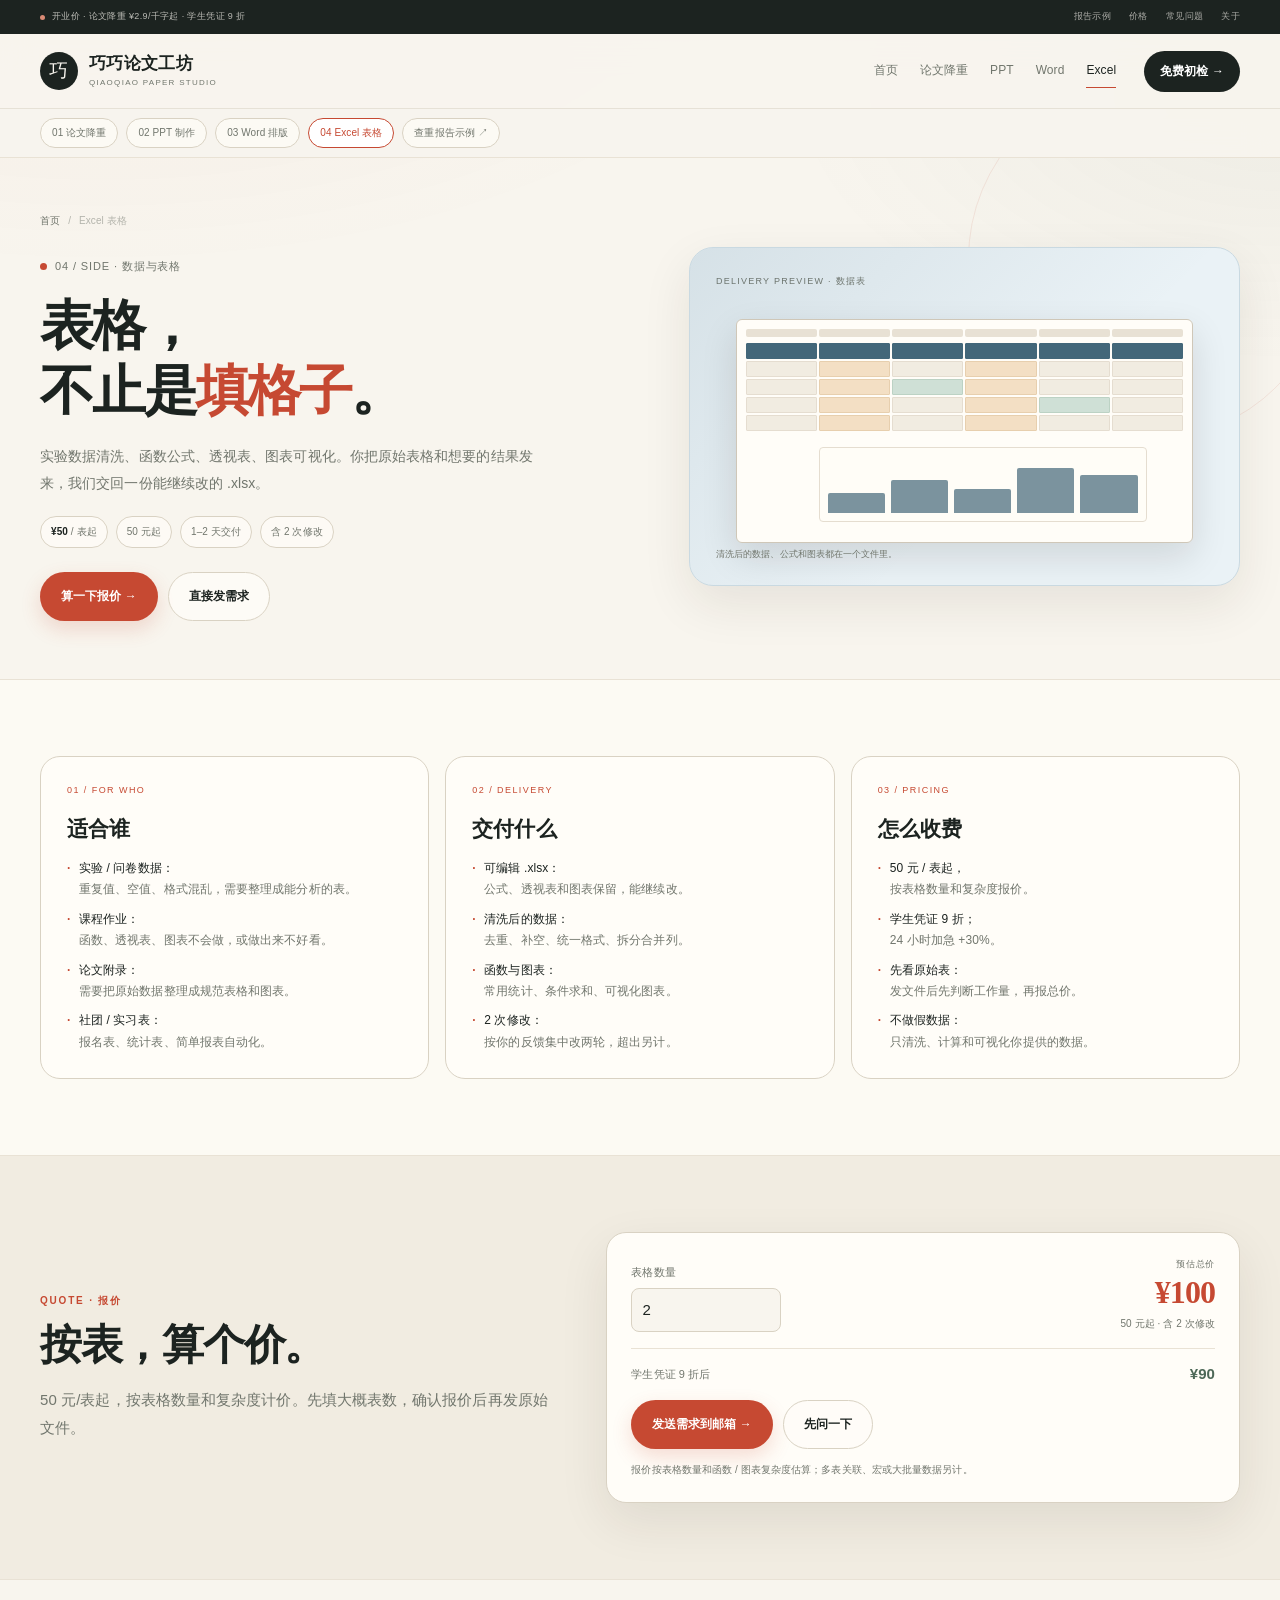
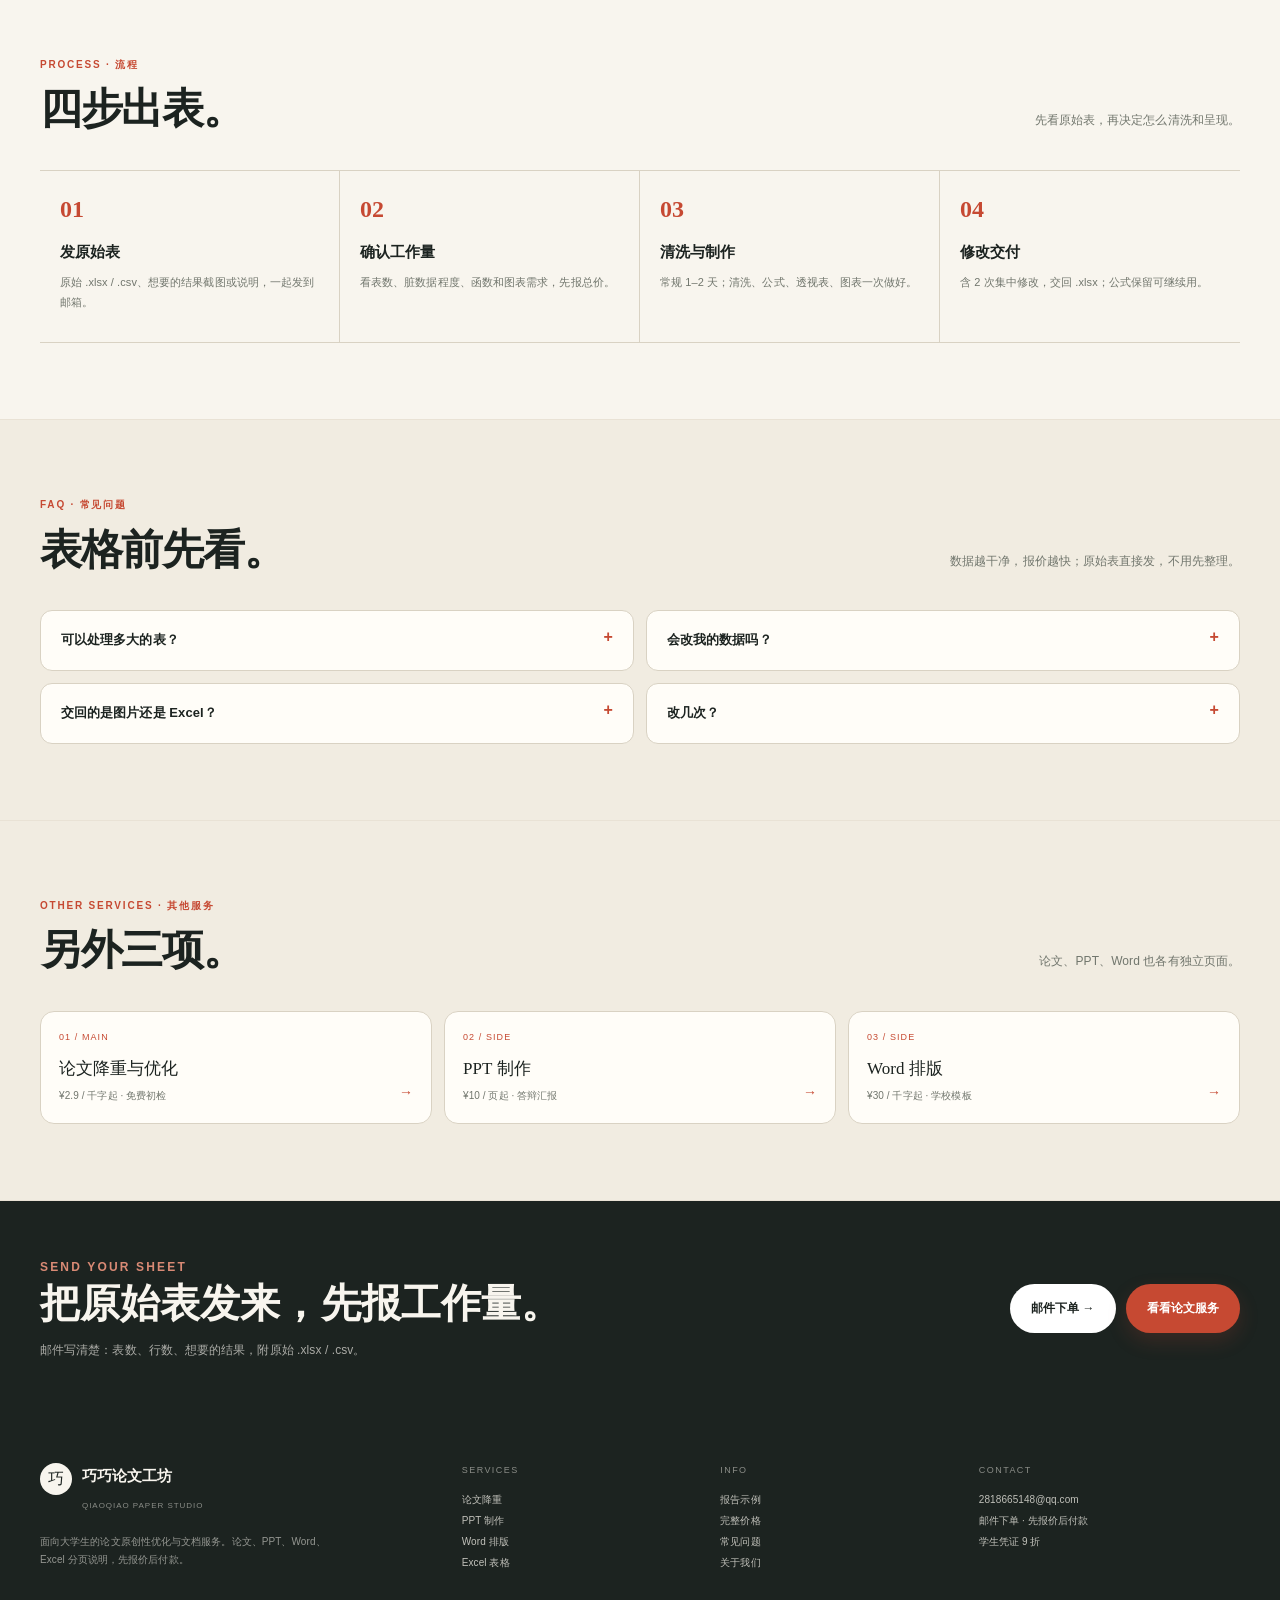
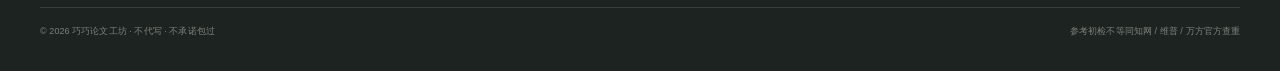
<file: excel.html>
﻿<!doctype html>
<html lang="zh-CN">
<head>
<meta charset="utf-8">
<meta name="viewport" content="width=device-width, initial-scale=1">
<title>Excel 表格 — 巧巧论文工坊</title>
<meta name="description" content="巧巧论文工坊 Excel 服务：实验数据清洗、函数公式、透视表、图表可视化。¥50/表起，交回可继续编辑的 .xlsx，含 2 次修改。">
<meta name="theme-color" content="#f8f5ee">
<link rel="preconnect" href="https://miaoda.feishu.cn">
<link rel="stylesheet" href="https://miaoda.feishu.cn/fonts/css2?family=Noto+Serif+SC:wght@400;500;600;700;900&family=Noto+Sans+SC:wght@300;400;500;600;700&display=swap">
<link rel="stylesheet" href="site.css?v=9">
</head>
<body>

<div class="topbar">
  <div class="wrap topbar-row">
    <span class="topbar-promo"><i></i>开业价 · 论文降重 ¥2.9/千字起 · 学生凭证 9 折</span>
    <div class="topbar-links"><a href="report.html">报告示例</a><a href="pricing.html">价格</a><a href="faq.html">常见问题</a><a href="about.html">关于</a></div>
  </div>
</div>


<header class="site-head">
  <div class="wrap head-row">
    <a class="brand" href="index.html" aria-label="巧巧论文工坊首页">
      <span class="brand-mark" aria-hidden="true">巧</span>
      <span class="brand-name"><strong>巧巧论文工坊</strong><small>QIAOQIAO PAPER STUDIO</small></span>
    </a>
    <nav class="nav" aria-label="主导航">
      <a href="index.html">首页</a>
      <a href="paper.html">论文降重</a>
      <a href="ppt.html">PPT</a>
      <a href="word.html">Word</a>
      <a href="excel.html">Excel</a>
    </nav>
    <a class="head-cta" href="paper.html">免费初检 →</a>
  </div>
  <div class="service-switch">
    <div class="wrap switch-row" aria-label="服务快捷导航">
      <a href="paper.html">01 论文降重</a>
      <a href="ppt.html">02 PPT 制作</a>
      <a href="word.html">03 Word 排版</a>
      <a href="excel.html">04 Excel 表格</a><a href="report.html">查重报告示例 ↗</a>
    </div>
  </div>
</header>

<main>
  <section class="page-hero service-excel">
    <div class="wrap page-hero-grid">
      <div>
        <div class="breadcrumb"><a href="index.html">首页</a><span>/</span><span>Excel 表格</span></div>
        <div class="eyebrow"><span class="dot"></span> 04 / SIDE · 数据与表格</div>
        <h1>表格，<br>不止是<em>填格子</em>。</h1>
        <p class="lead">实验数据清洗、函数公式、透视表、图表可视化。你把原始表格和想要的结果发来，我们交回一份能继续改的 .xlsx。</p>
        <div class="hero-chips"><span><b>¥50</b> / 表起</span><span>50 元起</span><span>1–2 天交付</span><span>含 2 次修改</span></div>
        <div class="hero-actions">
          <a class="btn btn-primary" href="#quote">算一下报价 →</a>
          <a class="btn btn-ghost" href="mailto:2818665148@qq.com" data-order-service="Excel 表格">直接发需求</a>
        </div>
      </div>
      <div class="page-visual" aria-label="Excel 交付预览">
        <div class="visual-label">DELIVERY PREVIEW · 数据表</div>
        <div class="visual-inner" aria-hidden="true">
          <div class="mock-excel">
            <div class="excel-grid">
              <div class="xl-bar"><span></span><span></span><span></span><span></span><span></span><span></span></div>
              <div class="xl-grid">
                <div class="xl-cell head"></div><div class="xl-cell head"></div><div class="xl-cell head"></div><div class="xl-cell head"></div><div class="xl-cell head"></div><div class="xl-cell head"></div>
                <div class="xl-cell"></div><div class="xl-cell num"></div><div class="xl-cell"></div><div class="xl-cell num"></div><div class="xl-cell"></div><div class="xl-cell"></div>
                <div class="xl-cell"></div><div class="xl-cell num"></div><div class="xl-cell hot"></div><div class="xl-cell num"></div><div class="xl-cell"></div><div class="xl-cell"></div>
                <div class="xl-cell"></div><div class="xl-cell num"></div><div class="xl-cell"></div><div class="xl-cell num"></div><div class="xl-cell hot"></div><div class="xl-cell"></div>
                <div class="xl-cell"></div><div class="xl-cell num"></div><div class="xl-cell"></div><div class="xl-cell num"></div><div class="xl-cell"></div><div class="xl-cell"></div>
              </div>
              <div class="xl-chart"><i></i><i></i><i></i><i></i><i></i></div>
            </div>
          </div>
        </div>
        <div class="visual-note">清洗后的数据、公式和图表都在一个文件里。</div>
      </div>
    </div>
  </section>

  <section class="section detail-section">
    <div class="wrap detail-grid">
      <div class="detail-card">
        <div class="num">01 / FOR WHO</div>
        <h3>适合谁</h3>
        <ul class="detail-list">
          <li><b>实验 / 问卷数据：</b>重复值、空值、格式混乱，需要整理成能分析的表。</li>
          <li><b>课程作业：</b>函数、透视表、图表不会做，或做出来不好看。</li>
          <li><b>论文附录：</b>需要把原始数据整理成规范表格和图表。</li>
          <li><b>社团 / 实习表：</b>报名表、统计表、简单报表自动化。</li>
        </ul>
      </div>
      <div class="detail-card">
        <div class="num">02 / DELIVERY</div>
        <h3>交付什么</h3>
        <ul class="detail-list">
          <li><b>可编辑 .xlsx：</b>公式、透视表和图表保留，能继续改。</li>
          <li><b>清洗后的数据：</b>去重、补空、统一格式、拆分合并列。</li>
          <li><b>函数与图表：</b>常用统计、条件求和、可视化图表。</li>
          <li><b>2 次修改：</b>按你的反馈集中改两轮，超出另计。</li>
        </ul>
      </div>
      <div class="detail-card">
        <div class="num">03 / PRICING</div>
        <h3>怎么收费</h3>
        <ul class="detail-list">
          <li><b>50 元 / 表起，</b>按表格数量和复杂度报价。</li>
          <li><b>学生凭证 9 折；</b>24 小时加急 +30%。</li>
          <li><b>先看原始表：</b>发文件后先判断工作量，再报总价。</li>
          <li><b>不做假数据：</b>只清洗、计算和可视化你提供的数据。</li>
        </ul>
      </div>
    </div>
  </section>

  <section class="section quote-band" id="quote">
    <div class="wrap quote-grid">
      <div>
        <p class="kicker">QUOTE · 报价</p>
        <h2>按表，算个价。</h2>
        <p class="lead">50 元/表起，按表格数量和复杂度计价。先填大概表数，确认报价后再发原始文件。</p>
      </div>
      <div class="quote-widget" data-service="Excel 表格" data-unit="表" data-rate="50" data-min="50" data-per="1" data-default="2">
        <div class="quote-row">
          <label>表格数量<input class="js-qty" type="number" min="0" step="1" value="2" inputmode="numeric"></label>
          <div class="quote-result"><span>预估总价</span><strong class="js-quote">¥100</strong><small>50 元起 · 含 2 次修改</small></div>
        </div>
        <div class="quote-student"><span>学生凭证 9 折后</span><b class="js-student">¥90</b></div>
        <div class="quote-actions">
          <button class="btn btn-primary js-order" type="button">发送需求到邮箱 →</button>
          <a class="btn btn-ghost" href="mailto:2818665148@qq.com" data-order-service="Excel 表格">先问一下</a>
        </div>
        <p class="quote-note">报价按表格数量和函数 / 图表复杂度估算；多表关联、宏或大批量数据另计。</p>
      </div>
    </div>
  </section>

  <section class="section">
    <div class="wrap">
      <div class="section-head">
        <div><p class="kicker">PROCESS · 流程</p><h2>四步出表。</h2></div>
        <p>先看原始表，再决定怎么清洗和呈现。</p>
      </div>
      <div class="process-grid">
        <div class="process-step"><b>01</b><h3>发原始表</h3><p>原始 .xlsx / .csv、想要的结果截图或说明，一起发到邮箱。</p></div>
        <div class="process-step"><b>02</b><h3>确认工作量</h3><p>看表数、脏数据程度、函数和图表需求，先报总价。</p></div>
        <div class="process-step"><b>03</b><h3>清洗与制作</h3><p>常规 1–2 天；清洗、公式、透视表、图表一次做好。</p></div>
        <div class="process-step"><b>04</b><h3>修改交付</h3><p>含 2 次集中修改，交回 .xlsx；公式保留可继续用。</p></div>
      </div>
    </div>
  </section>

  <section class="section" style="background:var(--paper-2);border-top:1px solid var(--line-soft)">
    <div class="wrap">
      <div class="section-head"><div><p class="kicker">FAQ · 常见问题</p><h2>表格前先看。</h2></div><p>数据越干净，报价越快；原始表直接发，不用先整理。</p></div>
      <div class="faq-list">
        <details class="faq-item"><summary>可以处理多大的表？</summary><p>常规课程作业、实验数据和社团表格都可以。上万行或需要多表关联时，先发表格大小和结构，确认工具和时间。</p></details>
        <details class="faq-item"><summary>会改我的数据吗？</summary><p>只做清洗和计算，不编造数据。删除、填补或改格式前会在备注里说明；关键字段由你确认。</p></details>
        <details class="faq-item"><summary>交回的是图片还是 Excel？</summary><p>交回可编辑 .xlsx，公式、透视表和图表保留；如果是图表截图需求，也可以另存图片。</p></details>
        <details class="faq-item"><summary>改几次？</summary><p>含 2 次集中修改。字段、公式或图表逻辑大改按新工作量另计。</p></details>
      </div>
    </div>
  </section>

  <section class="section related-section">
    <div class="wrap">
      <div class="section-head"><div><p class="kicker">OTHER SERVICES · 其他服务</p><h2>另外三项。</h2></div><p>论文、PPT、Word 也各有独立页面。</p></div>
      <div class="related-grid">
        <a class="related-card" href="paper.html"><span>01 / MAIN</span><h3>论文降重与优化</h3><p>¥2.9 / 千字起 · 免费初检</p><em>→</em></a>
        <a class="related-card" href="ppt.html"><span>02 / SIDE</span><h3>PPT 制作</h3><p>¥10 / 页起 · 答辩汇报</p><em>→</em></a>
        <a class="related-card" href="word.html"><span>03 / SIDE</span><h3>Word 排版</h3><p>¥30 / 千字起 · 学校模板</p><em>→</em></a>
      </div>
    </div>
  </section>

  <section class="cta-band">
    <div class="wrap cta-grid">
      <div><p class="kicker" style="color:#d98a75">SEND YOUR SHEET</p><h2>把原始表发来，先报工作量。</h2><p>邮件写清楚：表数、行数、想要的结果，附原始 .xlsx / .csv。</p></div>
      <div class="cta-actions"><a class="btn btn-light" href="mailto:2818665148@qq.com" data-order-service="Excel 表格">邮件下单 →</a><a class="btn btn-primary" href="paper.html">看看论文服务</a></div>
    </div>
  </section>
</main>

<footer class="site-foot">
  <div class="wrap">
    <div class="foot-grid">
      <div><div class="foot-brand"><span class="brand-mark" aria-hidden="true">巧</span><span><strong>巧巧论文工坊</strong><small>QIAOQIAO PAPER STUDIO</small></span></div><p class="foot-note">面向大学生的论文原创性优化与文档服务。论文、PPT、Word、Excel 分页说明，先报价后付款。</p></div>
      <div class="foot-col"><h4>SERVICES</h4><a href="paper.html">论文降重</a><a href="ppt.html">PPT 制作</a><a href="word.html">Word 排版</a><a href="excel.html">Excel 表格</a></div>
      <div class="foot-col"><h4>INFO</h4><a href="report.html">报告示例</a><a href="pricing.html">完整价格</a><a href="faq.html">常见问题</a><a href="about.html">关于我们</a></div>
      <div class="foot-col"><h4>CONTACT</h4><a href="mailto:2818665148@qq.com">2818665148@qq.com</a><span>邮件下单 · 先报价后付款</span><span>学生凭证 9 折</span></div>
    </div>
    <div class="foot-bottom"><span>© 2026 巧巧论文工坊 · 不代写 · 不承诺包过</span><span>参考初检不等同知网 / 维普 / 万方官方查重</span></div>
  </div>
</footer>

<script src="site.js?v=9"></script>
</body>
</html>
</file>
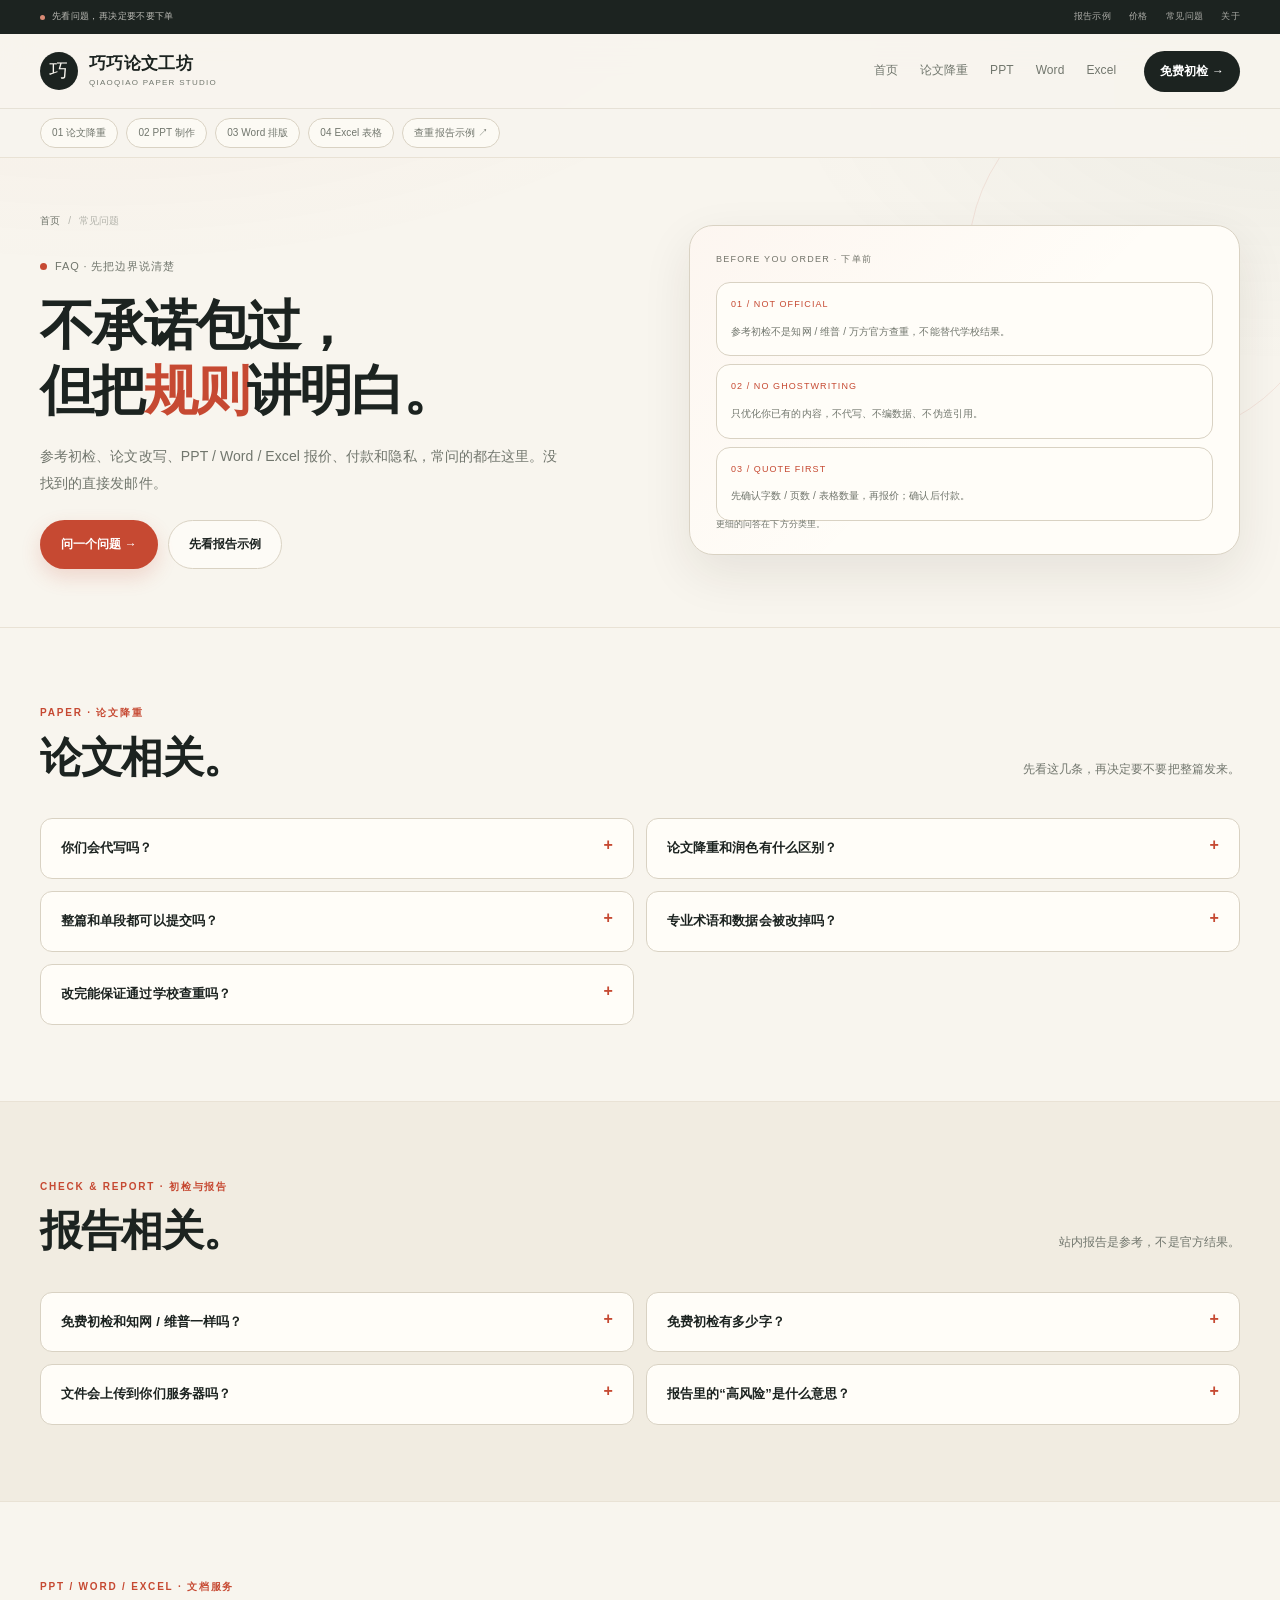
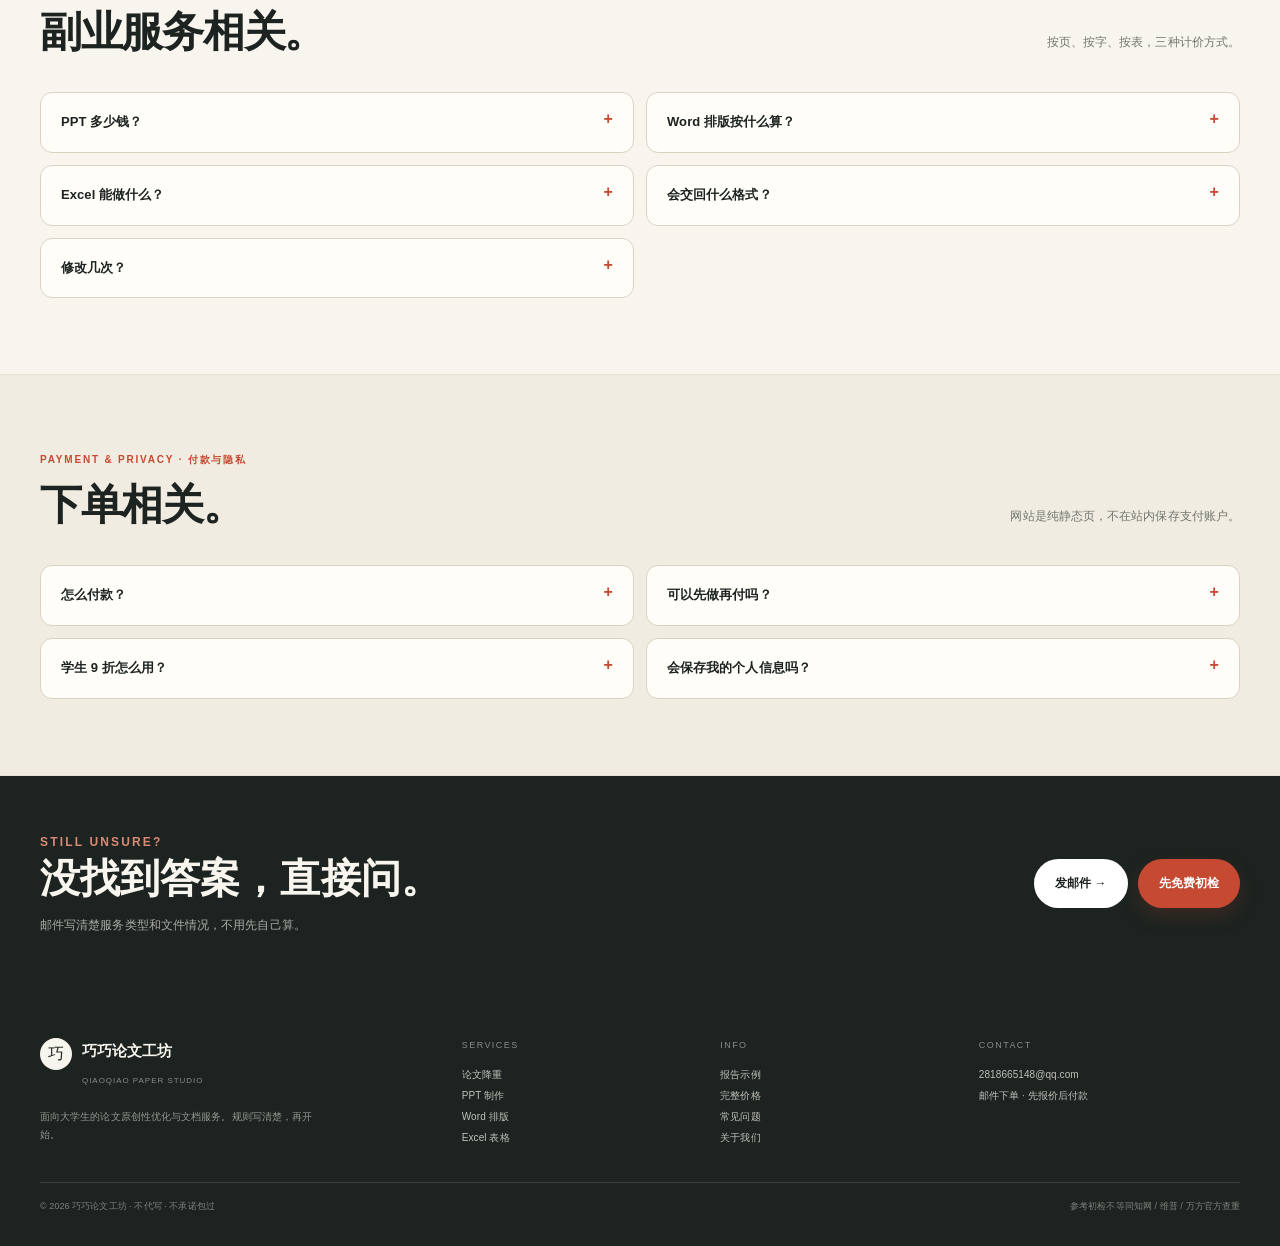
<file: faq.html>
﻿<!doctype html>
<html lang="zh-CN">
<head>
<meta charset="utf-8">
<meta name="viewport" content="width=device-width, initial-scale=1">
<title>常见问题 — 巧巧论文工坊</title>
<meta name="description" content="巧巧论文工坊常见问题：参考初检与官方查重的区别、论文降重范围、PPT/Word/Excel 报价、付款与隐私说明。">
<meta name="theme-color" content="#f8f5ee">
<link rel="preconnect" href="https://miaoda.feishu.cn">
<link rel="stylesheet" href="https://miaoda.feishu.cn/fonts/css2?family=Noto+Serif+SC:wght@400;500;600;700;900&family=Noto+Sans+SC:wght@300;400;500;600;700&display=swap">
<link rel="stylesheet" href="site.css?v=9">
</head>
<body>

<div class="topbar">
  <div class="wrap topbar-row">
    <span class="topbar-promo"><i></i>先看问题，再决定要不要下单</span>
    <div class="topbar-links"><a href="report.html">报告示例</a><a href="pricing.html">价格</a><a href="faq.html">常见问题</a><a href="about.html">关于</a></div>
  </div>
</div>

<header class="site-head">
  <div class="wrap head-row">
    <a class="brand" href="index.html" aria-label="巧巧论文工坊首页"><span class="brand-mark" aria-hidden="true">巧</span><span class="brand-name"><strong>巧巧论文工坊</strong><small>QIAOQIAO PAPER STUDIO</small></span></a>
    <nav class="nav" aria-label="主导航"><a href="index.html">首页</a><a href="paper.html">论文降重</a><a href="ppt.html">PPT</a><a href="word.html">Word</a><a href="excel.html">Excel</a></nav>
    <a class="head-cta" href="paper.html">免费初检 →</a>
  </div>
  <div class="service-switch"><div class="wrap switch-row" aria-label="服务快捷导航"><a href="paper.html">01 论文降重</a><a href="ppt.html">02 PPT 制作</a><a href="word.html">03 Word 排版</a><a href="excel.html">04 Excel 表格</a><a href="report.html">查重报告示例 ↗</a></div></div>
</header>

<main>
  <section class="page-hero">
    <div class="wrap page-hero-grid">
      <div>
        <div class="breadcrumb"><a href="index.html">首页</a><span>/</span><span>常见问题</span></div>
        <div class="eyebrow"><span class="dot"></span> FAQ · 先把边界说清楚</div>
        <h1>不承诺包过，<br>但把<em>规则</em>讲明白。</h1>
        <p class="lead">参考初检、论文改写、PPT / Word / Excel 报价、付款和隐私，常问的都在这里。没找到的直接发邮件。</p>
        <div class="hero-actions"><a class="btn btn-primary" href="mailto:2818665148@qq.com">问一个问题 →</a><a class="btn btn-ghost" href="report.html">先看报告示例</a></div>
      </div>
      <div class="page-visual" aria-label="常见问题">
        <div class="visual-label">BEFORE YOU ORDER · 下单前</div>
        <div class="visual-inner" style="height:auto;display:flex;flex-direction:column;gap:8px;justify-content:center">
          <div class="info-card" style="padding:14px"><span class="k">01 / NOT OFFICIAL</span><p>参考初检不是知网 / 维普 / 万方官方查重，不能替代学校结果。</p></div>
          <div class="info-card" style="padding:14px"><span class="k">02 / NO GHOSTWRITING</span><p>只优化你已有的内容，不代写、不编数据、不伪造引用。</p></div>
          <div class="info-card" style="padding:14px"><span class="k">03 / QUOTE FIRST</span><p>先确认字数 / 页数 / 表格数量，再报价；确认后付款。</p></div>
        </div>
        <div class="visual-note">更细的问答在下方分类里。</div>
      </div>
    </div>
  </section>

  <section class="section">
    <div class="wrap">
      <div class="section-head"><div><p class="kicker">PAPER · 论文降重</p><h2>论文相关。</h2></div><p>先看这几条，再决定要不要把整篇发来。</p></div>
      <div class="faq-list">
        <details class="faq-item"><summary>你们会代写吗？</summary><p>不代写。只处理你已有的论文、段落或文档，做改写、润色、格式整理和表达优化。不承诺“包过”，也不伪造数据、参考文献或研究结论。</p></details>
        <details class="faq-item"><summary>论文降重和润色有什么区别？</summary><p>降重重点是降低参考重复度，会调整语序、句式和论证顺序；润色重点是语句通顺、用词准确和引用规范，不一定大幅改动结构。两项目标不同，价格也不同。</p></details>
        <details class="faq-item"><summary>整篇和单段都可以提交吗？</summary><p>可以。单段按实际字符计算，整篇按字数报价；字数越多，单价可谈。先确认范围再给总价。</p></details>
        <details class="faq-item"><summary>专业术语和数据会被改掉吗？</summary><p>不会乱改。术语、数据、引用关系和你的研究结论会先标出来；改写只动表达和句序，关键内容由人工复核。</p></details>
        <details class="faq-item"><summary>改完能保证通过学校查重吗？</summary><p>不能保证。学校系统、提交版本、检测时间和对比库都可能影响结果。我们能做的是降低站内参考风险、把表达改顺，并说明边界。</p></details>
      </div>
    </div>
  </section>

  <section class="section" style="background:var(--paper-2);border-top:1px solid var(--line-soft);border-bottom:1px solid var(--line-soft)">
    <div class="wrap">
      <div class="section-head"><div><p class="kicker">CHECK & REPORT · 初检与报告</p><h2>报告相关。</h2></div><p>站内报告是参考，不是官方结果。</p></div>
      <div class="faq-list">
        <details class="faq-item"><summary>免费初检和知网 / 维普一样吗？</summary><p>不一样。站内初检用公开文本、常见模板表达和站内样库做参考比对，不等于知网、维普、万方的官方查重结果，也不能替代学校检测。</p></details>
        <details class="faq-item"><summary>免费初检有多少字？</summary><p>前 1,200 字免费。超过部分、整篇复检和改写走邮件订单；免费版不包含无限次复检。</p></details>
        <details class="faq-item"><summary>文件会上传到你们服务器吗？</summary><p>免费初检在浏览器里解析 .docx / .txt，不上传到本站服务器。整篇订单通过邮箱沟通，交付后按约定处理文件。</p></details>
        <details class="faq-item"><summary>报告里的“高风险”是什么意思？</summary><p>表示该句和公开文本或常见表达有较高相似可能，建议优先改写。它不等同于学校系统的最终判定，引用和术语要先核对。</p></details>
      </div>
    </div>
  </section>

  <section class="section">
    <div class="wrap">
      <div class="section-head"><div><p class="kicker">PPT / WORD / EXCEL · 文档服务</p><h2>副业服务相关。</h2></div><p>按页、按字、按表，三种计价方式。</p></div>
      <div class="faq-list">
        <details class="faq-item"><summary>PPT 多少钱？</summary><p>¥10/页起，10 页起做；含 2 次修改，24h 加急 +30%。页数越多单价可谈，复杂图表另计。</p></details>
        <details class="faq-item"><summary>Word 排版按什么算？</summary><p>按正文字数，¥30/千字起，最低 30 元。学校模板、目录页码、图表编号和参考文献都包含；图表特别多时按工作量另议。</p></details>
        <details class="faq-item"><summary>Excel 能做什么？</summary><p>数据清洗、去重补空、函数公式、透视表、图表可视化。¥50/表起；多表关联、宏或大批量数据另议。</p></details>
        <details class="faq-item"><summary>会交回什么格式？</summary><p>PPT 交可编辑 .pptx，Word 交可编辑 .docx，Excel 交可编辑 .xlsx；公式、目录和图表保留，后续你还能改。</p></details>
        <details class="faq-item"><summary>修改几次？</summary><p>PPT / Word / Excel 含 2 次集中修改。意见请合并后发来；第 3 次起或大改按新工作量另计。</p></details>
      </div>
    </div>
  </section>

  <section class="section" style="background:var(--paper-2);border-top:1px solid var(--line-soft);border-bottom:1px solid var(--line-soft)">
    <div class="wrap">
      <div class="section-head"><div><p class="kicker">PAYMENT & PRIVACY · 付款与隐私</p><h2>下单相关。</h2></div><p>网站是纯静态页，不在站内保存支付账户。</p></div>
      <div class="faq-list">
        <details class="faq-item"><summary>怎么付款？</summary><p>确认报价后，由邮箱发送微信 / 支付宝收款码或收款单；网站不公开张贴个人收款码。付款后开始处理。</p></details>
        <details class="faq-item"><summary>可以先做再付吗？</summary><p>免费初检可以先看；整篇改写和文档制作一般先确认报价，按约定付款后开始。具体以邮件沟通为准。</p></details>
        <details class="faq-item"><summary>学生 9 折怎么用？</summary><p>提供学生证 / 校园卡照片（可遮挡敏感信息），确认后按 9 折；不与其他优惠叠加。</p></details>
        <details class="faq-item"><summary>会保存我的个人信息吗？</summary><p>网站不要求注册，不收手机号；邮件沟通只保留完成订单所需的信息。免费初检文件只在浏览器里解析。</p></details>
      </div>
    </div>
  </section>

  <section class="cta-band">
    <div class="wrap cta-grid">
      <div><p class="kicker" style="color:#d98a75">STILL UNSURE?</p><h2>没找到答案，直接问。</h2><p>邮件写清楚服务类型和文件情况，不用先自己算。</p></div>
      <div class="cta-actions"><a class="btn btn-light" href="mailto:2818665148@qq.com">发邮件 →</a><a class="btn btn-primary" href="paper.html">先免费初检</a></div>
    </div>
  </section>
</main>

<footer class="site-foot">
  <div class="wrap">
    <div class="foot-grid">
      <div><div class="foot-brand"><span class="brand-mark" aria-hidden="true">巧</span><span><strong>巧巧论文工坊</strong><small>QIAOQIAO PAPER STUDIO</small></span></div><p class="foot-note">面向大学生的论文原创性优化与文档服务。规则写清楚，再开始。</p></div>
      <div class="foot-col"><h4>SERVICES</h4><a href="paper.html">论文降重</a><a href="ppt.html">PPT 制作</a><a href="word.html">Word 排版</a><a href="excel.html">Excel 表格</a></div>
      <div class="foot-col"><h4>INFO</h4><a href="report.html">报告示例</a><a href="pricing.html">完整价格</a><a href="faq.html">常见问题</a><a href="about.html">关于我们</a></div>
      <div class="foot-col"><h4>CONTACT</h4><a href="mailto:2818665148@qq.com">2818665148@qq.com</a><span>邮件下单 · 先报价后付款</span></div>
    </div>
    <div class="foot-bottom"><span>© 2026 巧巧论文工坊 · 不代写 · 不承诺包过</span><span>参考初检不等同知网 / 维普 / 万方官方查重</span></div>
  </div>
</footer>

<script src="site.js?v=9"></script>
</body>
</html>
</file>
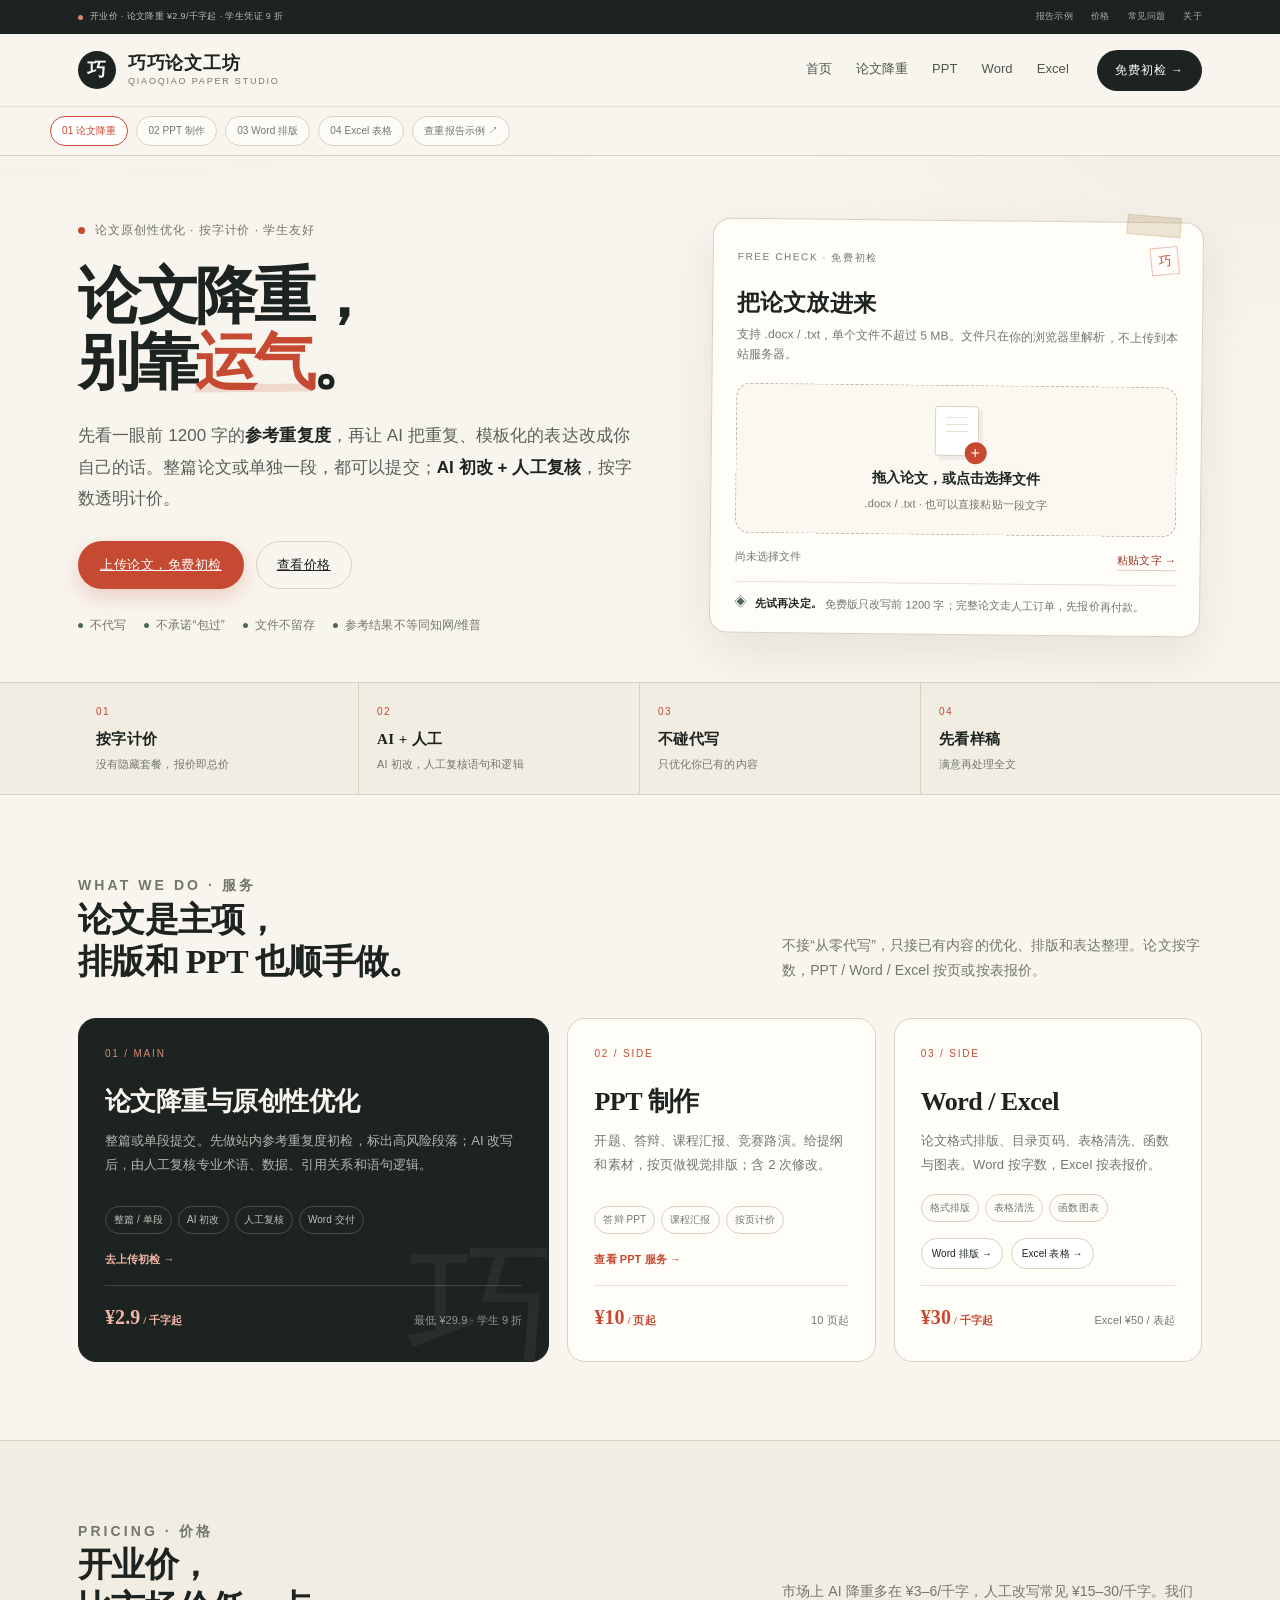
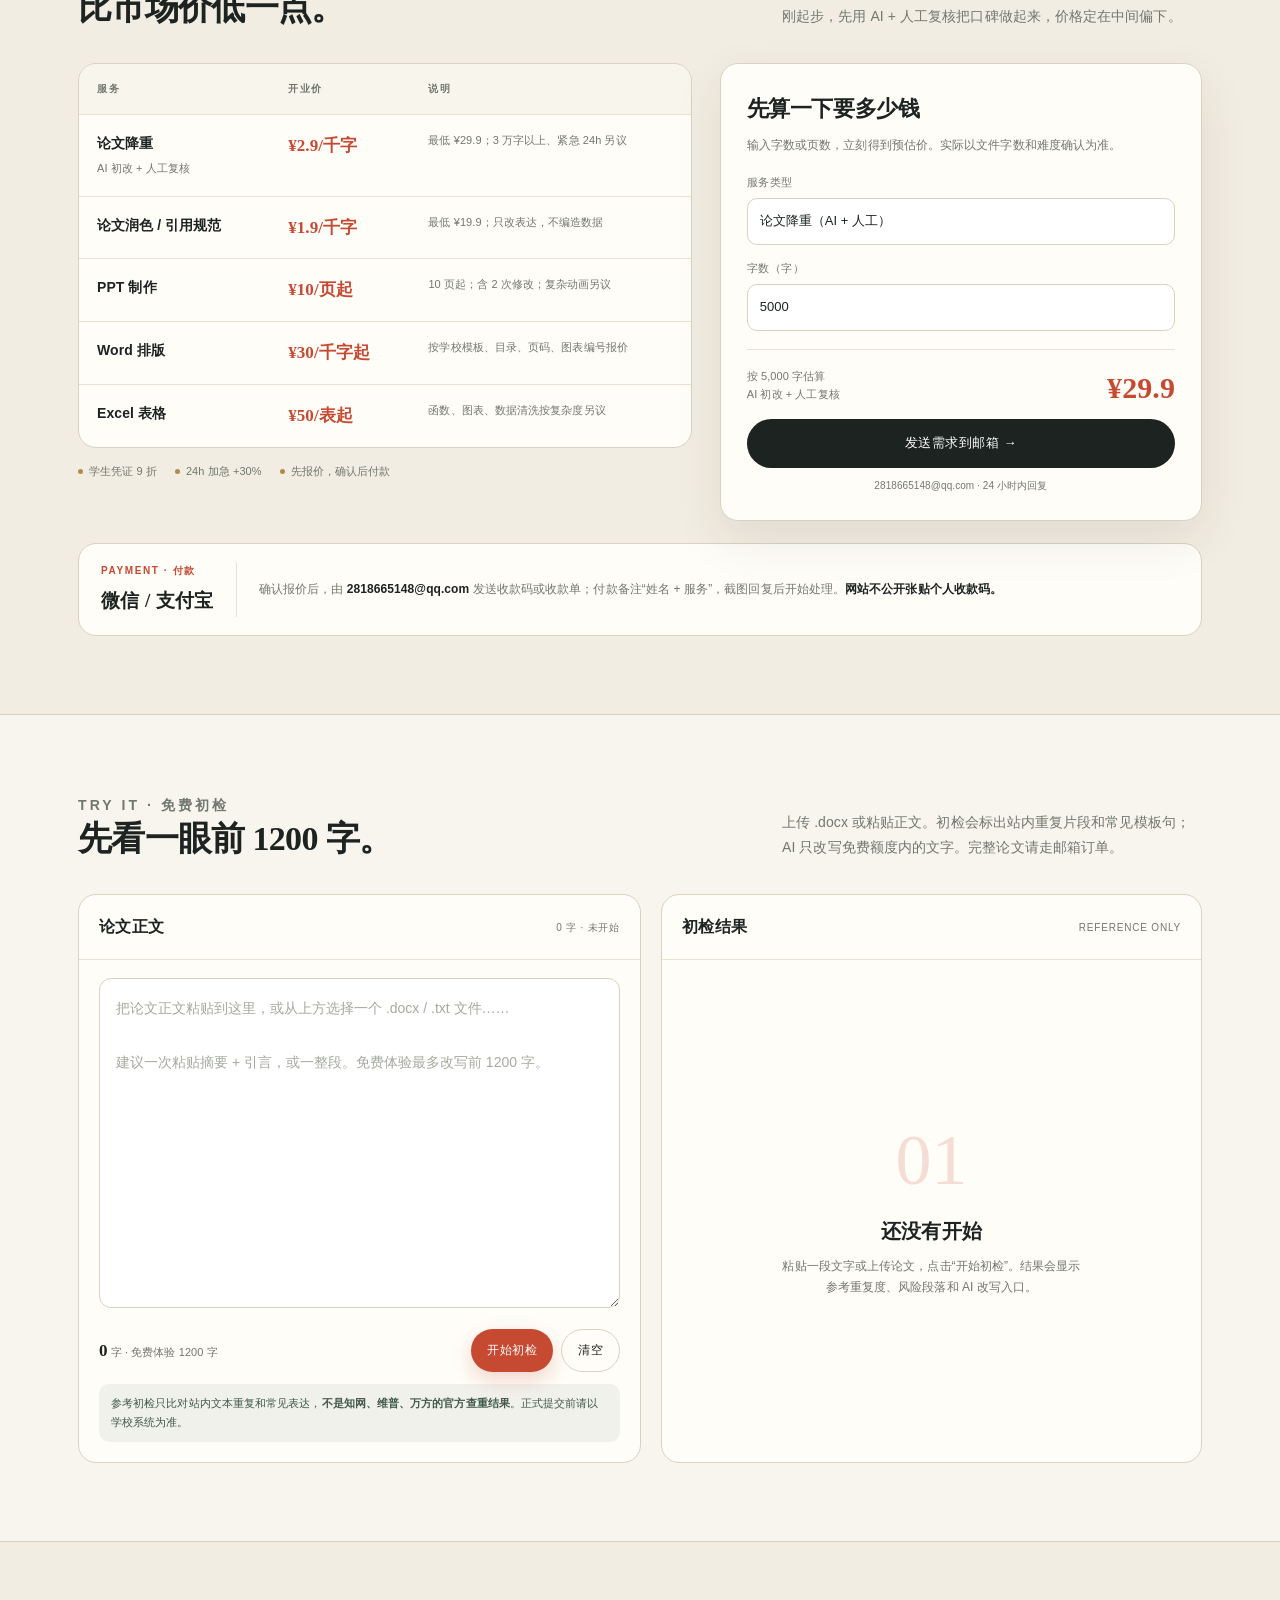
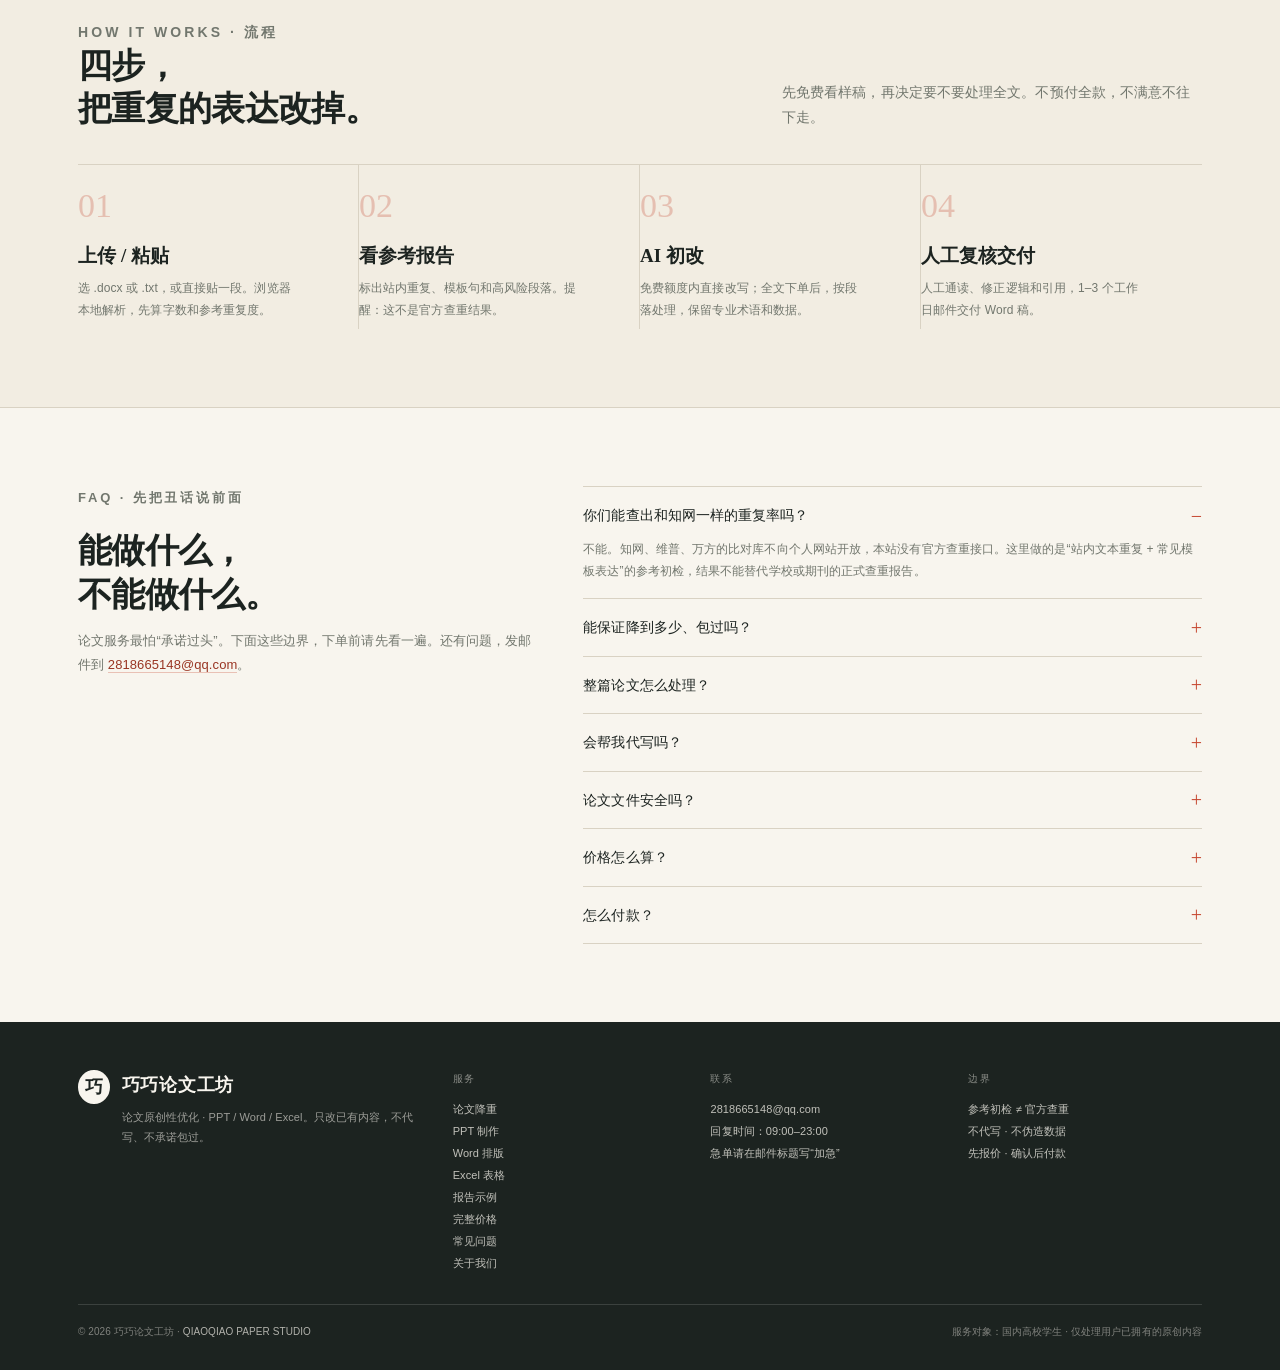
<file: paper.html>
<!doctype html>
<html lang="zh-CN">
<head>
<meta charset="utf-8">
<meta name="viewport" content="width=device-width, initial-scale=1">
<title>论文降重与原创性优化 — 巧巧论文工坊</title>
<meta name="description" content="巧巧论文工坊：面向大学生的论文原创性优化服务。上传论文或段落，先看参考重复度，再由 AI 初改、人工复核。按字数透明计价，不代写、不承诺包过。">
<meta name="theme-color" content="#f8f5ee">
<link rel="preconnect" href="https://miaoda.feishu.cn">
<link rel="stylesheet" href="https://miaoda.feishu.cn/fonts/css2?family=Noto+Serif+SC:wght@400;500;600;700;900&family=Noto+Sans+SC:wght@300;400;500;600;700&display=swap">
<style>
:root{
  --paper:#f8f5ee;
  --paper-2:#f2ede2;
  --card:#fffdf8;
  --ink:#1c2320;
  --muted:#72776e;
  --line:#d9d2c3;
  --line-soft:#e8e1d4;
  --accent:#c64932;
  --accent-dark:#993523;
  --sage:#4d6857;
  --gold:#b28a4e;
  --shadow:0 18px 50px rgba(40,33,24,.09);
  --radius:18px;
}
*{box-sizing:border-box}
html{scroll-behavior:smooth;-webkit-text-size-adjust:100%}
body{
  margin:0;background:var(--paper);color:var(--ink);
  font-family:"Noto Sans SC","PingFang SC","Microsoft YaHei",sans-serif;
  font-size:16px;line-height:1.75;letter-spacing:.005em;
  -webkit-font-smoothing:antialiased;overflow-x:hidden;
}
body::before{
  content:"";position:fixed;inset:0;pointer-events:none;z-index:-1;
  background:
    radial-gradient(1200px 600px at 8% -10%,rgba(198,73,50,.055),transparent 60%),
    radial-gradient(900px 500px at 100% 10%,rgba(77,104,87,.06),transparent 55%);
}
a{color:inherit}
img{max-width:100%;display:block}
button,input,select,textarea{font:inherit}
button{cursor:pointer}
button:disabled{cursor:not-allowed;opacity:.55}
:focus-visible{outline:2px solid var(--accent);outline-offset:3px}
.wrap{max-width:1180px;margin:0 auto;padding:0 28px}
.serif{font-family:"Noto Serif SC","Songti SC","STSong",serif}
.kicker{
  margin:0 0 12px;font-size:11px;letter-spacing:.22em;text-transform:uppercase;
  color:var(--muted);font-weight:600;
}
.section-head{display:flex;align-items:flex-end;justify-content:space-between;gap:28px;margin-bottom:34px}
.section-head h2{font-family:"Noto Serif SC","Songti SC",serif;font-size:34px;line-height:1.25;margin:0;letter-spacing:-.02em}
.section-head p{max-width:420px;margin:0;color:var(--muted);font-size:14px;line-height:1.8}
.hair{height:1px;background:var(--line);border:0;margin:0}

/* Header */
.site-head{
  position:sticky;top:0;z-index:30;background:rgba(248,245,238,.9);
  backdrop-filter:blur(14px);border-bottom:1px solid var(--line);
}
.head-row{height:72px;display:flex;align-items:center;gap:28px}
.brand{display:flex;align-items:center;gap:12px;text-decoration:none;flex:0 0 auto}
.brand-mark{
  width:38px;height:38px;background:var(--ink);color:#f8f5ee;display:grid;place-items:center;
  font-family:"Noto Serif SC","Songti SC",serif;font-size:19px;font-weight:600;
  border-radius:50%;box-shadow:none;
}
.brand-name{display:flex;flex-direction:column;line-height:1.05}
.brand-name strong{font-family:"Noto Serif SC","Songti SC",serif;font-size:18px;letter-spacing:.04em}
.brand-name small{font-size:9px;letter-spacing:.2em;color:var(--muted);margin-top:4px}
.nav{display:flex;align-items:center;gap:24px;margin-left:auto;font-size:13px;color:#4e554d}
.nav a{text-decoration:none;padding:4px 0;border-bottom:1px solid transparent;transition:border-color .2s,color .2s}
.nav a:hover{color:var(--accent-dark);border-bottom-color:var(--accent-dark)}
.head-cta{
  text-decoration:none;background:var(--ink);color:#fff;border-radius:999px;
  padding:10px 18px;font-size:12px;letter-spacing:.08em;white-space:nowrap;
  transition:background .2s,transform .2s;
}
.head-cta:hover{background:var(--accent-dark);transform:translateY(-1px)}
.topbar{background:var(--ink);color:rgba(248,245,238,.72);font-size:9px;letter-spacing:.04em}
.topbar-row{min-height:34px;display:flex;align-items:center;justify-content:space-between;gap:20px}
.topbar-promo{display:inline-flex;align-items:center;gap:7px;white-space:nowrap}
.topbar-promo i{width:5px;height:5px;border-radius:50%;background:#d98a75;display:inline-block}
.topbar-links{display:flex;align-items:center;gap:18px;white-space:nowrap}
.topbar-links a{color:rgba(248,245,238,.65);text-decoration:none;transition:.2s}
.topbar-links a:hover{color:#fff}
.paper-switch{border-top:1px solid rgba(217,210,195,.55);background:rgba(248,245,238,.55)}
.paper-switch-row{display:flex;gap:8px;padding:9px 0;overflow-x:auto;scrollbar-width:none}
.paper-switch-row::-webkit-scrollbar{display:none}
.paper-switch-row a{flex:0 0 auto;font-size:10px;padding:5px 11px;border:1px solid var(--line);border-radius:999px;color:var(--muted);background:rgba(255,253,248,.65);text-decoration:none}
.paper-switch-row a:hover,.paper-switch-row a.active{border-color:var(--accent);color:var(--accent);background:#fff}

/* Hero */
.hero{padding:64px 0 46px;border-bottom:1px solid var(--line)}
.hero-grid{display:grid;grid-template-columns:1.08fr .92fr;gap:56px;align-items:center}
.hero-copy .eyebrow{display:flex;align-items:center;gap:10px;margin-bottom:22px;font-size:12px;color:var(--muted);letter-spacing:.08em}
.eyebrow .dot{width:7px;height:7px;border-radius:50%;background:var(--accent);display:inline-block}
.hero h1{
  font-family:"Noto Serif SC","Songti SC",serif;font-size:62px;line-height:1.08;
  letter-spacing:-.055em;margin:0 0 24px;font-weight:700;
}
.hero h1 em{font-style:normal;color:var(--accent);position:relative;white-space:nowrap}
.hero h1 em::after{
  content:"";position:absolute;left:0;right:0;bottom:4px;height:8px;
  background:rgba(198,73,50,.16);z-index:-1;transform:rotate(-.5deg);
}
.hero-sub{max-width:560px;margin:0 0 26px;font-size:17px;line-height:1.85;color:#596057}
.hero-sub strong{color:var(--ink);font-weight:600}
.hero-actions{display:flex;flex-wrap:wrap;align-items:center;gap:12px;margin-bottom:26px}
.btn{
  border:0;border-radius:999px;padding:13px 22px;font-size:13px;letter-spacing:.04em;
  transition:transform .2s,background .2s,box-shadow .2s;display:inline-flex;align-items:center;gap:8px;
}
.btn-primary{background:var(--accent);color:#fff;box-shadow:0 8px 20px rgba(198,73,50,.22)}
.btn-primary:hover{background:var(--accent-dark);transform:translateY(-2px);box-shadow:0 10px 24px rgba(198,73,50,.28)}
.btn-ghost{background:transparent;color:var(--ink);border:1px solid var(--line);padding:12px 20px}
.btn-ghost:hover{border-color:var(--ink);transform:translateY(-1px)}
.btn-dark{background:var(--ink);color:#fff}
.btn-dark:hover{background:#000;transform:translateY(-1px)}
.hero-points{display:flex;flex-wrap:wrap;gap:8px 18px;font-size:12px;color:var(--muted)}
.hero-points span{display:inline-flex;align-items:center;gap:7px}
.hero-points i{width:5px;height:5px;border-radius:50%;background:var(--sage);display:inline-block}

.upload-card{
  background:var(--card);border:1px solid var(--line);border-radius:var(--radius);
  padding:24px 24px 20px;box-shadow:var(--shadow);position:relative;
  transform:rotate(.6deg);
}
.upload-card::before{
  content:"";position:absolute;top:-7px;right:22px;width:52px;height:18px;
  background:rgba(178,138,78,.22);transform:rotate(4deg);border:1px solid rgba(178,138,78,.25);
}
.card-top{display:flex;justify-content:space-between;align-items:center;gap:12px;margin-bottom:16px}
.card-top .tag{font-size:10px;letter-spacing:.16em;color:var(--muted)}
.mini-seal{
  width:28px;height:28px;border:1px solid rgba(198,73,50,.35);color:var(--accent);
  display:grid;place-items:center;font-family:"Noto Serif SC",serif;font-size:13px;
  transform:rotate(-6deg);
}
.upload-card h2{font-family:"Noto Serif SC","Songti SC",serif;font-size:23px;line-height:1.35;margin:0 0 6px}
.upload-card .hint{font-size:12px;color:var(--muted);margin:0 0 18px;line-height:1.7}
.dropzone{
  display:flex;flex-direction:column;align-items:center;justify-content:center;text-align:center;
  min-height:150px;border:1px dashed #bfb6a4;border-radius:14px;background:rgba(248,245,238,.6);
  padding:18px;transition:border-color .2s,background .2s,transform .2s;cursor:pointer;
}
.dropzone:hover,.dropzone.drag{border-color:var(--accent);background:rgba(198,73,50,.055);transform:translateY(-1px)}
.drop-icon{
  width:44px;height:50px;border:1px solid var(--line);background:#fff;border-radius:3px;
  position:relative;margin-bottom:10px;box-shadow:4px 4px 0 rgba(28,35,32,.06);
}
.drop-icon::before{content:"";position:absolute;top:10px;left:10px;right:10px;height:1px;background:var(--line-soft);box-shadow:0 7px 0 var(--line-soft),0 14px 0 var(--line-soft)}
.drop-icon::after{
  content:"+";position:absolute;right:-9px;bottom:-9px;width:22px;height:22px;border-radius:50%;
  background:var(--accent);color:#fff;font-size:16px;line-height:21px;text-align:center;
}
.dropzone strong{font-size:14px;font-weight:600}
.dropzone small{display:block;margin-top:5px;font-size:11px;color:var(--muted);line-height:1.6}
.file-meta{display:flex;align-items:center;justify-content:space-between;gap:10px;margin-top:14px;font-size:11px;color:var(--muted);min-height:18px}
.file-meta b{font-weight:500;color:var(--ink);max-width:68%;overflow:hidden;text-overflow:ellipsis;white-space:nowrap}
.file-meta a{color:var(--accent-dark);text-decoration:none;border-bottom:1px solid rgba(198,73,50,.3)}
.card-note{
  display:flex;align-items:flex-start;gap:8px;margin-top:14px;padding-top:12px;border-top:1px solid var(--line-soft);
  font-size:11px;color:var(--muted);line-height:1.65;
}
.card-note b{color:var(--ink);font-weight:600}
.card-note .lock{color:var(--sage);font-size:13px;line-height:1.3}

/* Trust strip */
.trust-strip{border-bottom:1px solid var(--line);background:var(--paper-2)}
.trust-row{display:grid;grid-template-columns:repeat(4,1fr);gap:0}
.trust-item{padding:20px 18px;border-right:1px solid var(--line);display:flex;flex-direction:column;gap:3px}
.trust-item:last-child{border-right:0}
.trust-item strong{font-family:"Noto Serif SC",serif;font-size:15px;letter-spacing:.03em}
.trust-item span{font-size:11px;color:var(--muted)}
.trust-item .num{font-size:10px;color:var(--accent);letter-spacing:.14em;margin-bottom:2px}

/* Services */
.section{padding:78px 0}
.services{background:var(--paper)}
.service-grid{display:grid;grid-template-columns:1.3fr .85fr .85fr;gap:18px}
.service-card{
  background:var(--card);border:1px solid var(--line);border-radius:var(--radius);
  padding:26px;display:flex;flex-direction:column;min-height:270px;position:relative;overflow:hidden;
  transition:transform .25s,box-shadow .25s,border-color .25s;
}
.service-card:hover{transform:translateY(-4px);box-shadow:var(--shadow);border-color:#c9bfae}
.service-card.main{background:var(--ink);color:#f8f5ee;border-color:var(--ink)}
.service-card.main::after{
  content:"巧";position:absolute;right:-8px;bottom:-26px;font-family:"Noto Serif SC",serif;
  font-size:150px;line-height:1;color:rgba(248,245,238,.055);pointer-events:none;
}
.service-card .num{font-size:10px;letter-spacing:.18em;color:var(--accent);margin-bottom:22px}
.service-card.main .num{color:#d98a75}
.service-card h3{font-family:"Noto Serif SC",serif;font-size:26px;line-height:1.35;margin:0 0 10px;letter-spacing:-.02em}
.service-card p{font-size:13px;line-height:1.8;color:var(--muted);margin:0 0 18px}
.service-card.main p{color:rgba(248,245,238,.7)}
.service-tags{display:flex;flex-wrap:wrap;gap:6px;margin-top:auto;margin-bottom:16px}
.service-tags span{font-size:10px;padding:4px 8px;border:1px solid var(--line);border-radius:999px;color:var(--muted)}
.service-card.main .service-tags span{border-color:rgba(248,245,238,.2);color:rgba(248,245,238,.75)}
.service-link{display:inline-flex;align-items:center;gap:4px;font-size:11px;color:var(--accent);text-decoration:none;font-weight:600;margin:0 0 16px}
.service-link:hover{color:#8c251d}
.service-links{display:flex;flex-wrap:wrap;gap:8px;margin:0 0 16px}
.service-links a{display:inline-flex;align-items:center;gap:4px;padding:6px 10px;border:1px solid var(--line);border-radius:999px;font-size:10px;color:var(--ink);text-decoration:none;background:#fff}
.service-links a:hover{border-color:var(--accent);color:var(--accent)}
.service-price{display:flex;align-items:baseline;justify-content:space-between;gap:8px;border-top:1px solid var(--line-soft);padding-top:14px}
.service-card.main .service-price{border-top-color:rgba(248,245,238,.16)}
.service-price b{font-family:"Noto Serif SC",serif;font-size:20px;color:var(--accent)}
.service-card.main .service-price b{color:#f0b6a6}
.service-price span{font-size:11px;color:var(--muted)}
.service-card.main .service-price span{color:rgba(248,245,238,.55)}

/* Pricing */
.pricing{background:var(--paper-2);border-top:1px solid var(--line);border-bottom:1px solid var(--line)}
.pricing-grid{display:grid;grid-template-columns:1.12fr .88fr;gap:28px;align-items:start}
.price-table{background:var(--card);border:1px solid var(--line);border-radius:var(--radius);overflow:hidden}
.price-table table{width:100%;border-collapse:collapse}
.price-table th,.price-table td{padding:16px 18px;text-align:left;border-bottom:1px solid var(--line-soft);vertical-align:top}
.price-table th{font-size:10px;letter-spacing:.16em;color:var(--muted);font-weight:600;background:rgba(242,237,226,.5)}
.price-table td:first-child{font-weight:600;font-size:14px}
.price-table td:nth-child(2){white-space:nowrap;color:var(--accent);font-family:"Noto Serif SC",serif;font-size:17px;font-weight:600}
.price-table td:last-child{font-size:11px;color:var(--muted);line-height:1.65}
.price-table tr:last-child td{border-bottom:0}
.price-note{display:flex;flex-wrap:wrap;gap:8px 18px;margin-top:14px;font-size:11px;color:var(--muted)}
.price-note span{display:inline-flex;align-items:center;gap:6px}
.price-note i{width:5px;height:5px;background:var(--gold);border-radius:50%}
.pay-box{
  display:flex;align-items:center;gap:22px;margin-top:22px;padding:18px 22px;
  background:var(--card);border:1px solid var(--line);border-radius:var(--radius);
}
.pay-head{flex:0 0 auto;display:flex;flex-direction:column;gap:4px;padding-right:22px;border-right:1px solid var(--line-soft)}
.pay-head span{font-size:10px;letter-spacing:.16em;color:var(--accent);font-weight:600}
.pay-head strong{font-family:"Noto Serif SC",serif;font-size:19px;letter-spacing:.02em}
.pay-box p{margin:0;font-size:12px;line-height:1.85;color:var(--muted)}
.pay-box b{color:var(--ink);font-weight:600}

.quote-card{background:var(--card);border:1px solid var(--line);border-radius:var(--radius);padding:26px;box-shadow:var(--shadow)}
.quote-card h3{font-family:"Noto Serif SC",serif;font-size:22px;margin:0 0 6px;letter-spacing:-.02em}
.quote-card p{font-size:12px;color:var(--muted);margin:0 0 18px;line-height:1.7}
.field{margin-bottom:14px}
.field label{display:block;font-size:11px;color:var(--muted);margin-bottom:6px;letter-spacing:.04em}
.field select,.field input{
  width:100%;border:1px solid var(--line);background:#fff;border-radius:10px;padding:11px 12px;
  font-size:13px;color:var(--ink);appearance:none;
}
.field select:focus,.field input:focus{border-color:var(--accent);outline:0;box-shadow:0 0 0 3px rgba(198,73,50,.1)}
.quote-result{display:flex;align-items:flex-end;justify-content:space-between;gap:10px;border-top:1px solid var(--line-soft);margin-top:18px;padding-top:18px}
.quote-result small{font-size:11px;color:var(--muted);line-height:1.6}
.quote-result b{font-family:"Noto Serif SC",serif;font-size:30px;line-height:1;color:var(--accent);white-space:nowrap}
.quote-card .btn{width:100%;justify-content:center;margin-top:16px}
.quote-card .mini{font-size:10px;color:var(--muted);text-align:center;margin-top:10px;line-height:1.6}

/* Workspace */
.workspace{background:var(--paper)}
.work-grid{display:grid;grid-template-columns:1.02fr .98fr;gap:20px;align-items:start}
.editor-card,.result-card{background:var(--card);border:1px solid var(--line);border-radius:var(--radius)}
.editor-head,.result-head{display:flex;align-items:center;justify-content:space-between;gap:12px;padding:18px 20px;border-bottom:1px solid var(--line-soft)}
.editor-head strong,.result-head strong{font-family:"Noto Serif SC",serif;font-size:16px;letter-spacing:.02em}
.editor-head span,.result-head span{font-size:10px;color:var(--muted);letter-spacing:.08em}
.editor-body{padding:18px 20px 20px}
#textInput{
  width:100%;min-height:330px;resize:vertical;border:1px solid var(--line);border-radius:12px;
  background:#fff;padding:16px;font-size:14px;line-height:1.9;color:var(--ink);
}
#textInput::placeholder{color:#a5a99f}
.editor-foot{display:flex;align-items:center;justify-content:space-between;gap:12px;margin-top:12px;flex-wrap:wrap}
.char-count{font-size:11px;color:var(--muted)}
.char-count b{font-family:"Noto Serif SC",serif;font-size:17px;color:var(--ink);font-weight:600}
.editor-actions{display:flex;gap:8px;flex-wrap:wrap}
.editor-actions .btn{padding:10px 16px;font-size:12px}
.notice{
  margin-top:12px;padding:10px 12px;border-radius:10px;background:rgba(77,104,87,.08);
  color:#41584a;font-size:11px;line-height:1.7;
}
.notice.warn{background:rgba(198,73,50,.08);color:#8d493a}

.result-card{min-height:100%;display:flex;flex-direction:column;overflow:hidden}
.result-body{padding:20px;flex:1;display:flex;flex-direction:column}
.result-empty{
  flex:1;min-height:390px;display:flex;flex-direction:column;align-items:center;justify-content:center;
  text-align:center;color:var(--muted);padding:30px;
}
.result-empty .empty-num{font-family:"Noto Serif SC",serif;font-size:72px;line-height:1;color:rgba(198,73,50,.18);margin-bottom:18px}
.result-empty strong{font-family:"Noto Serif SC",serif;font-size:20px;color:var(--ink);margin-bottom:7px}
.result-empty p{max-width:300px;font-size:12px;line-height:1.8;margin:0}
.score-box{display:flex;align-items:flex-end;justify-content:space-between;gap:12px;padding-bottom:14px;border-bottom:1px solid var(--line-soft)}
.score-value{font-family:"Noto Serif SC",serif;font-size:46px;line-height:1;color:var(--accent);letter-spacing:-.03em}
.score-value small{font-size:15px;color:var(--muted);margin-left:2px}
.score-meta{text-align:right;font-size:10px;color:var(--muted);line-height:1.7}
.score-meta b{display:block;color:var(--ink);font-size:12px;font-weight:500}
.bar{height:8px;border-radius:999px;background:var(--line-soft);overflow:hidden;margin:14px 0 8px}
.bar i{display:block;height:100%;width:0;background:linear-gradient(90deg,var(--sage),var(--accent));border-radius:999px;transition:width .7s ease}
.score-caption{font-size:10px;color:var(--muted);line-height:1.65;margin-bottom:16px}
.risk-title{display:flex;align-items:center;justify-content:space-between;gap:10px;font-size:11px;letter-spacing:.08em;color:var(--muted);margin:4px 0 10px}
.risk-title b{color:var(--ink);font-weight:500}
.risk-list{display:flex;flex-direction:column;gap:8px;max-height:260px;overflow:auto;padding-right:2px}
.risk-item{border:1px solid var(--line-soft);border-radius:12px;padding:11px 12px;background:rgba(248,245,238,.45)}
.risk-item .risk-top{display:flex;align-items:center;justify-content:space-between;gap:8px;margin-bottom:4px}
.risk-item .risk-label{font-size:10px;color:var(--muted);letter-spacing:.08em}
.risk-item .risk-value{font-size:10px;color:var(--accent-dark);background:rgba(198,73,50,.08);padding:2px 7px;border-radius:999px}
.risk-item p{margin:0;font-size:11px;line-height:1.7;color:#4d554d;display:-webkit-box;-webkit-line-clamp:2;-webkit-box-orient:vertical;overflow:hidden}
.result-actions{display:flex;gap:8px;flex-wrap:wrap;margin-top:16px}
.result-actions .btn{padding:10px 14px;font-size:12px;flex:1;justify-content:center;min-width:120px}
.progress-wrap{display:none;margin-top:14px}
.progress-wrap.show{display:block}
.progress-top{display:flex;justify-content:space-between;gap:8px;font-size:10px;color:var(--muted);margin-bottom:6px}
.progress{height:6px;border-radius:999px;background:var(--line-soft);overflow:hidden}
.progress i{display:block;height:100%;width:0;background:var(--accent);transition:width .35s ease}
.rewrite-list{display:flex;flex-direction:column;gap:10px;margin-top:14px;max-height:330px;overflow:auto}
.rewrite-item{border:1px solid var(--line-soft);border-radius:12px;overflow:hidden;background:#fff}
.rewrite-item .rw-head{display:flex;justify-content:space-between;gap:8px;padding:8px 11px;background:rgba(242,237,226,.55);font-size:10px;color:var(--muted)}
.rewrite-item .rw-body{padding:10px 11px;font-size:11px;line-height:1.75}
.rw-body .orig{color:#8c8f86;border-left:2px solid var(--line);padding-left:8px;margin-bottom:7px}
.rw-body .new{color:var(--ink);border-left:2px solid var(--sage);padding-left:8px}
.result-note{font-size:10px;color:var(--muted);line-height:1.7;margin-top:12px}

/* Process */
.process{background:var(--paper-2);border-top:1px solid var(--line);border-bottom:1px solid var(--line)}
.process-grid{display:grid;grid-template-columns:repeat(4,1fr);gap:0;border-top:1px solid var(--line)}
.step{padding:24px 22px 8px 0;border-right:1px solid var(--line);position:relative}
.step:last-child{border-right:0;padding-right:0}
.step .num{font-family:"Noto Serif SC",serif;font-size:34px;line-height:1;color:rgba(198,73,50,.28);margin-bottom:16px}
.step h3{font-family:"Noto Serif SC",serif;font-size:19px;margin:0 0 6px}
.step p{font-size:12px;color:var(--muted);line-height:1.8;margin:0;max-width:220px}

/* FAQ */
.faq-grid{display:grid;grid-template-columns:.85fr 1.15fr;gap:48px;align-items:start}
.faq-intro h2{font-family:"Noto Serif SC",serif;font-size:34px;line-height:1.3;margin:0 0 12px;letter-spacing:-.02em}
.faq-intro p{font-size:13px;color:var(--muted);line-height:1.85;margin:0 0 18px}
.faq-intro a{color:var(--accent-dark);text-decoration:none;border-bottom:1px solid rgba(198,73,50,.3)}
.faq-list{border-top:1px solid var(--line)}
details{border-bottom:1px solid var(--line);padding:16px 0}
details summary{cursor:pointer;list-style:none;display:flex;align-items:center;justify-content:space-between;gap:16px;font-size:14px;font-weight:500}
details summary::-webkit-details-marker{display:none}
details summary::after{content:"+";font-family:"Noto Serif SC",serif;font-size:20px;color:var(--accent);line-height:1}
details[open] summary::after{content:"−"}
details p{font-size:12px;color:var(--muted);line-height:1.85;margin:10px 0 0;max-width:640px}

/* Footer */
.site-foot{background:var(--ink);color:#f8f5ee;padding:48px 0 30px}
.foot-grid{display:grid;grid-template-columns:1.2fr .8fr .8fr .8fr;gap:24px;padding-bottom:30px;border-bottom:1px solid rgba(248,245,238,.14)}
.foot-brand{display:flex;align-items:flex-start;gap:12px}
.foot-brand .brand-mark{width:34px;height:34px;font-size:18px;box-shadow:none;background:#f8f5ee;color:var(--ink)}
.foot-brand strong{font-family:"Noto Serif SC",serif;font-size:18px;letter-spacing:.04em}
.foot-brand p{font-size:11px;color:rgba(248,245,238,.58);line-height:1.8;margin:6px 0 0;max-width:330px}
.foot-col h4{font-size:10px;letter-spacing:.16em;color:rgba(248,245,238,.5);margin:0 0 10px;font-weight:500}
.foot-col a,.foot-col span{display:block;font-size:11px;color:rgba(248,245,238,.75);text-decoration:none;line-height:2}
.foot-col a:hover{color:#fff}
.foot-bottom{display:flex;justify-content:space-between;gap:16px;padding-top:18px;font-size:10px;color:rgba(248,245,238,.45);line-height:1.7;flex-wrap:wrap}
.foot-bottom b{color:rgba(248,245,238,.68);font-weight:500}

/* Toast */
.toast{
  position:fixed;left:50%;bottom:26px;transform:translateX(-50%) translateY(12px);
  background:var(--ink);color:#fff;padding:10px 16px;border-radius:999px;font-size:11px;
  opacity:0;pointer-events:none;transition:opacity .25s,transform .25s;z-index:60;max-width:90vw;
}
.toast.show{opacity:1;transform:translateX(-50%) translateY(0)}

/* Responsive */
@media (max-width:980px){
  .hero-grid{grid-template-columns:1fr;gap:38px}
  .hero h1{font-size:50px}
  .upload-card{transform:none;max-width:560px}
  .service-grid{grid-template-columns:1fr 1fr}
  .service-card.main{grid-column:1/-1;min-height:auto}
  .pricing-grid,.faq-grid{grid-template-columns:1fr;gap:28px}
  .work-grid{grid-template-columns:1fr}
  .process-grid{grid-template-columns:1fr 1fr}
  .step{padding:24px 22px 24px 0;border-bottom:1px solid var(--line)}
  .step:nth-child(2){border-right:0}
  .step:nth-child(3),.step:nth-child(4){border-bottom:0}
}
@media (max-width:720px){
  .wrap{padding:0 18px}
  .head-row{height:64px;gap:12px}
  .nav{display:none}
  .head-cta{padding:9px 14px;font-size:11px}
  .topbar-row{justify-content:center;min-height:30px}
  .topbar-links{display:none}
  .topbar-promo{font-size:8px;white-space:normal;text-align:center;line-height:1.6}
  .brand-name strong{font-size:16px}
  .brand-mark{width:34px;height:34px;font-size:18px}
  .hero{padding:42px 0 34px}
  .hero h1{font-size:40px;line-height:1.14}
  .hero-sub{font-size:15px}
  .section{padding:54px 0}
  .section-head{display:block;margin-bottom:26px}
  .section-head h2{font-size:28px}
  .section-head p{margin-top:10px}
  .service-grid{grid-template-columns:1fr}
  .trust-row{grid-template-columns:1fr 1fr}
  .trust-item:nth-child(2){border-right:0}
  .trust-item:nth-child(3),.trust-item:nth-child(4){border-top:1px solid var(--line)}
  .process-grid{grid-template-columns:1fr}
  .step{border-right:0;border-bottom:1px solid var(--line);padding:20px 0}
  .step:last-child{border-bottom:0}
  .price-table th,.price-table td{padding:12px}
  .price-table td:last-child{font-size:10px}
  .price-table td:nth-child(2){font-size:14px}
  .pay-box{display:block;padding:16px}
  .pay-head{flex-direction:row;align-items:baseline;gap:10px;padding:0 0 10px;border-right:0;border-bottom:1px solid var(--line-soft);margin-bottom:10px}
  .editor-head,.result-head{padding:14px 16px}
  .editor-body,.result-body{padding:14px 16px}
  #textInput{min-height:260px}
  .result-empty{min-height:300px}
  .score-value{font-size:38px}
  .foot-grid{grid-template-columns:1fr;gap:22px}
  .foot-bottom{display:block}
  .foot-bottom div{margin-top:6px}
  .upload-card{padding:20px}
}
@media (prefers-reduced-motion:reduce){
  *{scroll-behavior:auto!important;transition:none!important}
}
</style>
</head>
<body>

<div class="topbar">
  <div class="wrap topbar-row">
    <span class="topbar-promo"><i></i>开业价 · 论文降重 ¥2.9/千字起 · 学生凭证 9 折</span>
    <div class="topbar-links"><a href="report.html">报告示例</a><a href="pricing.html">价格</a><a href="faq.html">常见问题</a><a href="about.html">关于</a></div>
  </div>
</div>


<header class="site-head">
  <div class="wrap head-row">
    <a class="brand" href="index.html" aria-label="巧巧论文工坊首页">
      <span class="brand-mark" aria-hidden="true">巧</span>
      <span class="brand-name"><strong>巧巧论文工坊</strong><small>QIAOQIAO PAPER STUDIO</small></span>
    </a>
    <nav class="nav" aria-label="主导航">
      <a href="index.html">首页</a>
      <a href="paper.html">论文降重</a>
      <a href="ppt.html">PPT</a>
      <a href="word.html">Word</a>
      <a href="excel.html">Excel</a>
    </nav>
    <a class="head-cta" href="#workspace">免费初检 →</a>
  </div>
  <div class="paper-switch">
    <div class="wrap paper-switch-row" aria-label="服务快捷导航">
      <a href="paper.html" class="active">01 论文降重</a>
      <a href="ppt.html">02 PPT 制作</a>
      <a href="word.html">03 Word 排版</a>
      <a href="excel.html">04 Excel 表格</a><a href="report.html">查重报告示例 ↗</a>
    </div>
  </div>
</header>

<main id="top">
  <!-- ===== Hero ===== -->
  <section class="hero">
    <div class="wrap hero-grid">
      <div class="hero-copy">
        <div class="eyebrow"><span class="dot"></span> 论文原创性优化 · 按字计价 · 学生友好</div>
        <h1 class="serif">论文降重，<br>别靠<em>运气</em>。</h1>
        <p class="hero-sub">先看一眼前 1200 字的<strong>参考重复度</strong>，再让 AI 把重复、模板化的表达改成你自己的话。整篇论文或单独一段，都可以提交；<strong>AI 初改 + 人工复核</strong>，按字数透明计价。</p>
        <div class="hero-actions">
          <a class="btn btn-primary" href="#workspace" id="heroUploadBtn">上传论文，免费初检</a>
          <a class="btn btn-ghost" href="#pricing">查看价格</a>
        </div>
        <div class="hero-points">
          <span><i></i>不代写</span>
          <span><i></i>不承诺“包过”</span>
          <span><i></i>文件不留存</span>
          <span><i></i>参考结果不等同知网/维普</span>
        </div>
      </div>

      <div class="upload-card" aria-label="上传论文">
        <div class="card-top"><span class="tag">FREE CHECK · 免费初检</span><span class="mini-seal" aria-hidden="true">巧</span></div>
        <h2>把论文放进来</h2>
        <p class="hint">支持 .docx / .txt，单个文件不超过 5 MB。文件只在你的浏览器里解析，不上传到本站服务器。</p>
        <label class="dropzone" for="fileInput" id="dropzone">
          <span class="drop-icon" aria-hidden="true"></span>
          <strong>拖入论文，或点击选择文件</strong>
          <small>.docx / .txt · 也可以直接粘贴一段文字</small>
        </label>
        <input type="file" id="fileInput" accept=".docx,.txt,.md" hidden>
        <div class="file-meta"><span id="heroFile">尚未选择文件</span><a href="#workspace" id="pasteLink">粘贴文字 →</a></div>
        <div class="card-note"><span class="lock" aria-hidden="true">◈</span><span><b>先试再决定。</b> 免费版只改写前 1200 字；完整论文走人工订单，先报价再付款。</span></div>
      </div>
    </div>
  </section>

  <!-- ===== Trust strip ===== -->
  <section class="trust-strip" aria-label="服务承诺">
    <div class="wrap trust-row">
      <div class="trust-item"><span class="num">01</span><strong>按字计价</strong><span>没有隐藏套餐，报价即总价</span></div>
      <div class="trust-item"><span class="num">02</span><strong>AI + 人工</strong><span>AI 初改，人工复核语句和逻辑</span></div>
      <div class="trust-item"><span class="num">03</span><strong>不碰代写</strong><span>只优化你已有的内容</span></div>
      <div class="trust-item"><span class="num">04</span><strong>先看样稿</strong><span>满意再处理全文</span></div>
    </div>
  </section>

  <!-- ===== Services ===== -->
  <section class="section services" id="services">
    <div class="wrap">
      <div class="section-head">
        <div>
          <p class="kicker">WHAT WE DO · 服务</p>
          <h2>论文是主项，<br>排版和 PPT 也顺手做。</h2>
        </div>
        <p>不接“从零代写”，只接已有内容的优化、排版和表达整理。论文按字数，PPT / Word / Excel 按页或按表报价。</p>
      </div>
      <div class="service-grid">
        <article class="service-card main">
          <span class="num">01 / MAIN</span>
          <h3>论文降重与原创性优化</h3>
          <p>整篇或单段提交。先做站内参考重复度初检，标出高风险段落；AI 改写后，由人工复核专业术语、数据、引用关系和语句逻辑。</p>
          <div class="service-tags"><span>整篇 / 单段</span><span>AI 初改</span><span>人工复核</span><span>Word 交付</span></div>
          <a class="service-link" href="#workspace" style="color:#f0b6a6">去上传初检 →</a>
          <div class="service-price"><b>¥2.9<span style="font-size:11px;color:inherit"> / 千字起</span></b><span>最低 ¥29.9 · 学生 9 折</span></div>
        </article>
        <article class="service-card">
          <span class="num">02 / SIDE</span>
          <h3><a class="service-link" href="ppt.html" style="font-size:26px;color:inherit;margin:0">PPT 制作</a></h3>
          <p>开题、答辩、课程汇报、竞赛路演。给提纲和素材，按页做视觉排版；含 2 次修改。</p>
          <div class="service-tags"><span>答辩 PPT</span><span>课程汇报</span><span>按页计价</span></div>
          <a class="service-link" href="ppt.html">查看 PPT 服务 →</a>
          <div class="service-price"><b>¥10<span style="font-size:11px;color:inherit"> / 页起</span></b><span>10 页起</span></div>
        </article>
        <article class="service-card">
          <span class="num">03 / SIDE</span>
          <h3>Word / Excel</h3>
          <p>论文格式排版、目录页码、表格清洗、函数与图表。Word 按字数，Excel 按表报价。</p>
          <div class="service-tags"><span>格式排版</span><span>表格清洗</span><span>函数图表</span></div>
          <div class="service-links"><a href="word.html">Word 排版 →</a><a href="excel.html">Excel 表格 →</a></div>
          <div class="service-price"><b>¥30<span style="font-size:11px;color:inherit"> / 千字起</span></b><span>Excel ¥50 / 表起</span></div>
        </article>
      </div>
    </div>
  </section>

  <!-- ===== Pricing ===== -->
  <section class="section pricing" id="pricing">
    <div class="wrap">
      <div class="section-head">
        <div>
          <p class="kicker">PRICING · 价格</p>
          <h2>开业价，<br>比市场价低一点。</h2>
        </div>
        <p>市场上 AI 降重多在 ¥3–6/千字，人工改写常见 ¥15–30/千字。我们刚起步，先用 AI + 人工复核把口碑做起来，价格定在中间偏下。</p>
      </div>
      <div class="pricing-grid">
        <div>
          <div class="price-table">
            <table>
              <thead><tr><th>服务</th><th>开业价</th><th>说明</th></tr></thead>
              <tbody>
                <tr><td>论文降重<br><span style="font-weight:400;color:var(--muted);font-size:11px">AI 初改 + 人工复核</span></td><td>¥2.9/千字</td><td>最低 ¥29.9；3 万字以上、紧急 24h 另议</td></tr>
                <tr><td>论文润色 / 引用规范</td><td>¥1.9/千字</td><td>最低 ¥19.9；只改表达，不编造数据</td></tr>
                <tr><td>PPT 制作</td><td>¥10/页起</td><td>10 页起；含 2 次修改；复杂动画另议</td></tr>
                <tr><td>Word 排版</td><td>¥30/千字起</td><td>按学校模板、目录、页码、图表编号报价</td></tr>
                <tr><td>Excel 表格</td><td>¥50/表起</td><td>函数、图表、数据清洗按复杂度另议</td></tr>
              </tbody>
            </table>
          </div>
          <div class="price-note">
            <span><i></i>学生凭证 9 折</span>
            <span><i></i>24h 加急 +30%</span>
            <span><i></i>先报价，确认后付款</span>
          </div>
        </div>
        <aside class="quote-card">
          <h3>先算一下要多少钱</h3>
          <p>输入字数或页数，立刻得到预估价。实际以文件字数和难度确认为准。</p>
          <div class="field">
            <label for="serviceSelect">服务类型</label>
            <select id="serviceSelect">
              <option value="paper">论文降重（AI + 人工）</option>
              <option value="polish">论文润色 / 引用规范</option>
              <option value="ppt">PPT 制作</option>
              <option value="word">Word 排版</option>
              <option value="excel">Excel 表格</option>
            </select>
          </div>
          <div class="field">
            <label for="qtyInput" id="qtyLabel">字数（字）</label>
            <input id="qtyInput" type="number" min="0" step="1" value="5000" inputmode="numeric">
          </div>
          <div class="quote-result"><small id="quoteHint">按 5,000 字估算<br>AI 初改 + 人工复核</small><b id="quoteValue">¥29.9</b></div>
          <button class="btn btn-dark" id="orderBtn" type="button">发送需求到邮箱 →</button>
          <div class="mini">2818665148@qq.com · 24 小时内回复</div>
        </aside>
      </div>
      <div class="pay-box">
        <div class="pay-head"><span>PAYMENT · 付款</span><strong>微信 / 支付宝</strong></div>
        <p>确认报价后，由 <b>2818665148@qq.com</b> 发送收款码或收款单；付款备注“姓名 + 服务”，截图回复后开始处理。<b>网站不公开张贴个人收款码。</b></p>
      </div>
    </div>
  </section>

  <!-- ===== Workspace / free check ===== -->
  <section class="section workspace" id="workspace">
    <div class="wrap">
      <div class="section-head">
        <div>
          <p class="kicker">TRY IT · 免费初检</p>
          <h2>先看一眼前 1200 字。</h2>
        </div>
        <p>上传 .docx 或粘贴正文。初检会标出站内重复片段和常见模板句；AI 只改写免费额度内的文字。完整论文请走邮箱订单。</p>
      </div>
      <div class="work-grid">
        <div class="editor-card">
          <div class="editor-head"><strong>论文正文</strong><span id="editorBadge">0 字 · 未开始</span></div>
          <div class="editor-body">
            <textarea id="textInput" aria-label="论文正文" placeholder="把论文正文粘贴到这里，或从上方选择一个 .docx / .txt 文件……&#10;&#10;建议一次粘贴摘要 + 引言，或一整段。免费体验最多改写前 1200 字。"></textarea>
            <div class="editor-foot">
              <div class="char-count"><b id="charCount">0</b> 字 <span id="sampleHint">· 免费体验 1200 字</span></div>
              <div class="editor-actions">
                <button class="btn btn-primary" id="analyzeBtn" type="button">开始初检</button>
                <button class="btn btn-ghost" id="clearBtn" type="button">清空</button>
              </div>
            </div>
            <div class="notice" id="workspaceNotice">参考初检只比对站内文本重复和常见表达，<b>不是知网、维普、万方的官方查重结果</b>。正式提交前请以学校系统为准。</div>
          </div>
        </div>

        <div class="result-card">
          <div class="result-head"><strong>初检结果</strong><span id="resultBadge">REFERENCE ONLY</span></div>
          <div class="result-body" id="resultBody">
            <div class="result-empty">
              <div class="empty-num serif">01</div>
              <strong>还没有开始</strong>
              <p>粘贴一段文字或上传论文，点击“开始初检”。结果会显示参考重复度、风险段落和 AI 改写入口。</p>
            </div>
          </div>
        </div>
      </div>
    </div>
  </section>

  <!-- ===== Process ===== -->
  <section class="section process" id="process">
    <div class="wrap">
      <div class="section-head">
        <div>
          <p class="kicker">HOW IT WORKS · 流程</p>
          <h2>四步，<br>把重复的表达改掉。</h2>
        </div>
        <p>先免费看样稿，再决定要不要处理全文。不预付全款，不满意不往下走。</p>
      </div>
      <div class="process-grid">
        <div class="step"><div class="num serif">01</div><h3>上传 / 粘贴</h3><p>选 .docx 或 .txt，或直接贴一段。浏览器本地解析，先算字数和参考重复度。</p></div>
        <div class="step"><div class="num serif">02</div><h3>看参考报告</h3><p>标出站内重复、模板句和高风险段落。提醒：这不是官方查重结果。</p></div>
        <div class="step"><div class="num serif">03</div><h3>AI 初改</h3><p>免费额度内直接改写；全文下单后，按段落处理，保留专业术语和数据。</p></div>
        <div class="step"><div class="num serif">04</div><h3>人工复核交付</h3><p>人工通读、修正逻辑和引用，1–3 个工作日邮件交付 Word 稿。</p></div>
      </div>
    </div>
  </section>

  <!-- ===== FAQ ===== -->
  <section class="section" id="faq">
    <div class="wrap faq-grid">
      <div class="faq-intro">
        <p class="kicker">FAQ · 先把丑话说前面</p>
        <h2>能做什么，<br>不能做什么。</h2>
        <p>论文服务最怕“承诺过头”。下面这些边界，下单前请先看一遍。还有问题，发邮件到 <a href="mailto:2818665148@qq.com">2818665148@qq.com</a>。</p>
      </div>
      <div class="faq-list">
        <details open>
          <summary>你们能查出和知网一样的重复率吗？</summary>
          <p>不能。知网、维普、万方的比对库不向个人网站开放，本站没有官方查重接口。这里做的是“站内文本重复 + 常见模板表达”的参考初检，结果不能替代学校或期刊的正式查重报告。</p>
        </details>
        <details>
          <summary>能保证降到多少、包过吗？</summary>
          <p>不承诺“包过”，也不承诺具体百分比。我们能做的是在不改变原意、不编造数据的前提下，优化句式、用词和引用表达，降低与常见表达的重合。最终是否通过，取决于学校系统、比对库和论文本身。</p>
        </details>
        <details>
          <summary>整篇论文怎么处理？</summary>
          <p>先上传或粘贴前 1200 字做免费样稿；确认风格后，把全文发到邮箱，我们按字数报价。确认付款后 1–3 个工作日交付 Word 稿；急单可加急，费用 +30%。</p>
        </details>
        <details>
          <summary>会帮我代写吗？</summary>
          <p>不代写。只处理你已有的论文、段落、PPT 提纲或表格，不伪造数据、不虚构参考文献、不替你做学术决策。</p>
        </details>
        <details>
          <summary>论文文件安全吗？</summary>
          <p>网页端的 .docx / .txt 只在你的浏览器里解析，不上传到本站服务器。免费样稿的 AI 改写会把必要段落发送到第三方 AI 接口；正式订单建议通过邮箱提交，并在邮件里说明保密要求。</p>
        </details>
        <details>
          <summary>价格怎么算？</summary>
          <p>论文按字数：降重 ¥2.9/千字，润色 ¥1.9/千字，均有最低价。PPT ¥10/页起，Word ¥30/千字起，Excel ¥50/表起。学生凭证 9 折，24h 加急 +30%。</p>
        </details>
        <details>
          <summary>怎么付款？</summary>
          <p>支持微信 / 支付宝。确认报价后，我们会通过 2818665148@qq.com 发送收款码或收款单；付款备注“姓名 + 服务”，截图回复后开始处理。网站不公开张贴个人收款码，避免被他人滥用。</p>
        </details>
      </div>
    </div>
  </section>
</main>

<footer class="site-foot">
  <div class="wrap">
    <div class="foot-grid">
      <div>
        <div class="foot-brand">
          <span class="brand-mark" aria-hidden="true">巧</span>
          <div><strong>巧巧论文工坊</strong><p>论文原创性优化 · PPT / Word / Excel。只改已有内容，不代写、不承诺包过。</p></div>
        </div>
      </div>
      <div class="foot-col">
        <h4>服务</h4>
        <a href="paper.html">论文降重</a>
        <a href="ppt.html">PPT 制作</a>
        <a href="word.html">Word 排版</a>
        <a href="excel.html">Excel 表格</a>
        <a href="report.html">报告示例</a>
        <a href="pricing.html">完整价格</a>
        <a href="faq.html">常见问题</a>
        <a href="about.html">关于我们</a>
      </div>
      <div class="foot-col">
        <h4>联系</h4>
        <a href="mailto:2818665148@qq.com">2818665148@qq.com</a>
        <span>回复时间：09:00–23:00</span>
        <span>急单请在邮件标题写“加急”</span>
      </div>
      <div class="foot-col">
        <h4>边界</h4>
        <span>参考初检 ≠ 官方查重</span>
        <span>不代写 · 不伪造数据</span>
        <span>先报价 · 确认后付款</span>
      </div>
    </div>
    <div class="foot-bottom">
      <div>© 2026 巧巧论文工坊 · <b>QIAOQIAO PAPER STUDIO</b></div>
      <div>服务对象：国内高校学生 · 仅处理用户已拥有的原创内容</div>
    </div>
  </div>
</footer>

<div class="toast" id="toast" role="status" aria-live="polite"></div>

<script>
/* ===== 基础工具 ===== */
const $ = (sel, root = document) => root.querySelector(sel);
const $$ = (sel, root = document) => Array.from(root.querySelectorAll(sel));
const EMAIL = '2818665148@qq.com';
const FREE_LIMIT = 1200;
const state = {
  fileName: '',
  text: '',
  paragraphs: [],
  analysis: null,
  rewrite: [],
  busy: false
};

function toast(message){
  const el = $('#toast');
  el.textContent = message;
  el.classList.add('show');
  clearTimeout(toast._timer);
  toast._timer = setTimeout(() => el.classList.remove('show'), 2600);
}

function escapeHtml(str){
  return String(str).replace(/[&<>"']/g, ch => ({'&':'&amp;','<':'&lt;','>':'&gt;','"':'&quot;',"'":'&#39;'}[ch]));
}

function countChars(text){
  return (text || '').replace(/\s/g, '').length;
}

function formatNumber(n){
  return Number(n).toLocaleString('zh-CN');
}

/* ===== 报价 ===== */
const SERVICES = {
  paper: {label:'论文降重（AI + 人工）', unit:'字', rate:2.9, min:29.9, per:1000, hint:'AI 初改 + 人工复核'},
  polish: {label:'论文润色 / 引用规范', unit:'字', rate:1.9, min:19.9, per:1000, hint:'改表达，不编造数据'},
  ppt: {label:'PPT 制作', unit:'页', rate:10, min:100, per:1, hint:'10 页起，含 2 次修改'},
  word: {label:'Word 排版', unit:'字', rate:30, min:30, per:1000, hint:'按模板和复杂度报价'},
  excel: {label:'Excel 表格', unit:'表', rate:50, min:50, per:1, hint:'函数、图表、清洗另议'}
};

function currentService(){
  return SERVICES[$('#serviceSelect').value] || SERVICES.paper;
}

function calcQuote(){
  const key = $('#serviceSelect').value;
  const s = SERVICES[key];
  const qty = Math.max(0, Number($('#qtyInput').value) || 0);
  let amount = 0;
  if (key === 'paper' || key === 'polish' || key === 'word') {
    amount = qty / 1000 * s.rate;
  } else {
    amount = qty * s.rate;
  }
  amount = Math.max(s.min, amount);
  $('#qtyLabel').textContent = key === 'ppt' ? '页数（页）' : (key === 'excel' ? '表格数量（表）' : '字数（字）');
  $('#qtyInput').placeholder = key === 'ppt' ? '例如 20' : (key === 'excel' ? '例如 1' : '例如 5000');
  $('#quoteValue').textContent = '¥' + (Math.round(amount * 10) / 10).toFixed(1);
  $('#quoteHint').innerHTML = `按 ${formatNumber(qty)} ${s.unit}估算<br>${s.hint}`;
  return { key, s, qty, amount: Math.round(amount * 10) / 10 };
}

$('#serviceSelect').addEventListener('change', () => {
  const defaults = {paper:5000, polish:5000, ppt:20, word:5000, excel:1};
  $('#qtyInput').value = defaults[$('#serviceSelect').value] || 1;
  calcQuote();
});
$('#qtyInput').addEventListener('input', calcQuote);

$('#orderBtn').addEventListener('click', () => {
  const { key, s, qty, amount } = calcQuote();
  const subject = `【巧巧论文工坊】${s.label}需求 · ${formatNumber(qty)}${s.unit}`;
  const body = [
    '你好，我想咨询/下单：',
    `服务：${s.label}`,
    `数量：${formatNumber(qty)}${s.unit}`,
    `预估价：¥${amount}`,
    '',
    '姓名/昵称：',
    '学校/专业：',
    '期望交付时间：',
    '补充说明：',
    '',
    '（请把论文/PPT/表格作为附件发回这封邮件；正式报价以文件字数和难度为准。）'
  ].join('\n');
  window.location.href = `mailto:${EMAIL}?subject=${encodeURIComponent(subject)}&body=${encodeURIComponent(body)}`;
  toast('已打开邮件客户端，请把文件作为附件发回。');
});

/* ===== 字数 ===== */
function updateCount(){
  const text = $('#textInput').value;
  const chars = countChars(text);
  $('#charCount').textContent = formatNumber(chars);
  $('#editorBadge').textContent = chars ? `${formatNumber(chars)} 字 · ${chars > FREE_LIMIT ? '超出免费额度' : '可免费初检'}` : '0 字 · 未开始';
  $('#sampleHint').textContent = chars > FREE_LIMIT ? `· 仅改写前 ${FREE_LIMIT} 字` : '· 免费体验 1200 字';
}
$('#textInput').addEventListener('input', updateCount);

/* ===== 文件读取 ===== */
function setFileMeta(name){
  state.fileName = name || '';
  $('#heroFile').textContent = name ? name : '尚未选择文件';
  $('#heroFile').title = name || '';
}

async function loadJSZip(){
  if (window.JSZip) return window.JSZip;
  const sources = [
    'https://fastly.jsdelivr.net/npm/jszip@3.10.1/dist/jszip.min.js',
    'https://cdnjs.cloudflare.com/ajax/libs/jszip/3.10.1/jszip.min.js'
  ];
  return new Promise((resolve, reject) => {
    let i = 0;
    const next = () => {
      if (i >= sources.length) { reject(new Error('解析组件加载失败，请检查网络后重试')); return; }
      const s = document.createElement('script');
      s.src = sources[i++];
      s.onload = () => resolve(window.JSZip);
      s.onerror = () => { s.remove(); next(); };
      document.head.appendChild(s);
    };
    next();
  });
}

async function extractDocx(file){
  const JSZip = await loadJSZip();
  const zip = await JSZip.loadAsync(await file.arrayBuffer());
  const docFile = zip.file('word/document.xml');
  if (!docFile) throw new Error('这个 .docx 里没有找到正文，请另存为新的 Word 文件再试');
  const xml = await docFile.async('string');
  const doc = new DOMParser().parseFromString(xml, 'application/xml');
  if (doc.getElementsByTagName('parsererror').length) throw new Error('Word 文件解析失败');
  const ns = 'http://schemas.openxmlformats.org/wordprocessingml/2006/main';
  const paras = Array.from(doc.getElementsByTagNameNS(ns, 'p'));
  const lines = paras.map(p => {
    let out = '';
    Array.from(p.getElementsByTagName('*')).forEach(node => {
      if (node.localName === 't') out += node.textContent;
      else if (node.localName === 'tab') out += '\t';
      else if (node.localName === 'br') out += '\n';
    });
    return out.replace(/\u00a0/g, ' ').trim();
  }).filter(Boolean);
  return lines.join('\n\n');
}

async function readFile(file){
  if (!file) return;
  if (file.size > 5 * 1024 * 1024) {
    toast('文件超过 5 MB，请压缩或只上传正文部分。');
    return;
  }
  const ext = (file.name.split('.').pop() || '').toLowerCase();
  if (ext === 'pdf') {
    toast('PDF 请先用 Word 打开，另存为 .docx 再上传。');
    return;
  }
  if (ext === 'doc') {
    toast('旧版 .doc 不支持，请在 Word 里另存为 .docx。');
    return;
  }
  if (!['docx', 'txt', 'md'].includes(ext)) {
    toast('目前支持 .docx / .txt / .md。');
    return;
  }
  setFileMeta(file.name);
  $('#workspaceNotice').classList.remove('warn');
  $('#workspaceNotice').innerHTML = '正在读取文件…';
  try {
    const text = ext === 'docx' ? await extractDocx(file) : await file.text();
    const clean = text.replace(/\r/g, '').trim();
    if (!clean) throw new Error('没有读到文字，请确认文件里是可选中的正文');
    $('#textInput').value = clean;
    updateCount();
    $('#workspaceNotice').innerHTML = `已读取 <b>${escapeHtml(file.name)}</b>，共 ${formatNumber(countChars(clean))} 字。点击“开始初检”查看参考重复度。`;
    document.getElementById('workspace').scrollIntoView({behavior:'smooth', block:'start'});
  } catch (err) {
    $('#workspaceNotice').classList.add('warn');
    $('#workspaceNotice').textContent = '读取失败：' + (err.message || '未知错误');
    toast('读取失败，请换一个文件试试。');
  }
}

$('#fileInput').addEventListener('change', e => readFile(e.target.files[0]));

const dropzone = $('#dropzone');
['dragenter','dragover'].forEach(evt => dropzone.addEventListener(evt, e => {
  e.preventDefault(); dropzone.classList.add('drag');
}));
['dragleave','drop'].forEach(evt => dropzone.addEventListener(evt, e => {
  e.preventDefault(); dropzone.classList.remove('drag');
}));
dropzone.addEventListener('drop', e => {
  const file = e.dataTransfer.files && e.dataTransfer.files[0];
  if (file) readFile(file);
});

$('#pasteLink').addEventListener('click', e => {
  e.preventDefault();
  $('#workspace').scrollIntoView({behavior:'smooth', block:'start'});
  setTimeout(() => $('#textInput').focus(), 450);
});

/* ===== 初检 ===== */
const COMMON_PHRASES = [
  '随着社会经济的快速发展','近年来','综上所述','本文主要研究','具有重要的理论意义和实践意义',
  '在当今社会','众所周知','不可否认','在很大程度上','起到了至关重要的作用','本文认为',
  '值得注意的是','一方面','另一方面','不仅如此','从某种意义上说','为相关研究提供了参考'
];

function splitParagraphs(text){
  let parts = text.split(/\n+/).map(s => s.replace(/\s+/g, ' ').trim()).filter(s => s.length > 1);
  if (parts.length < 3) {
    parts = text.split(/(?<=[。！？!?])\s*/).map(s => s.trim()).filter(s => s.length > 6);
    const merged = [];
    let buffer = '';
    parts.forEach(p => {
      if ((buffer + p).length > 420 && buffer) { merged.push(buffer); buffer = p; }
      else buffer += p;
    });
    if (buffer) merged.push(buffer);
    parts = merged.length ? merged : [text];
  }
  return parts;
}

function charGrams(str, n = 8){
  const clean = str.replace(/[\s，。！？；：、“”‘’（）()《》〈〉·,.\-—…、]/g, '');
  const grams = [];
  for (let i = 0; i <= clean.length - n; i++) grams.push(clean.slice(i, i + n));
  return grams;
}

function analyzeText(text){
  const paragraphs = splitParagraphs(text);
  const gramsByPara = paragraphs.map(p => charGrams(p, 8));
  const global = new Map();
  gramsByPara.forEach(grams => grams.forEach(g => global.set(g, (global.get(g) || 0) + 1)));
  const sentenceCount = new Map();
  paragraphs.forEach(p => {
    const sentences = p.split(/(?<=[。！？!?])\s*/).map(s => s.trim()).filter(s => s.length > 8);
    sentences.forEach(s => sentenceCount.set(s, (sentenceCount.get(s) || 0) + 1));
  });
  const rows = paragraphs.map((p, i) => {
    const grams = gramsByPara[i];
    const total = grams.length || 1;
    const repeated = grams.filter(g => (global.get(g) || 0) > 1).length;
    const commonHits = COMMON_PHRASES.filter(c => p.includes(c)).length;
    const duplicateSentence = p.split(/(?<=[。！？!?])\s*/).some(s => (sentenceCount.get(s.trim()) || 0) > 1);
    const risk = Math.min(.55, (repeated / total) * .72 + commonHits * .025 + (duplicateSentence ? .15 : 0));
    return {
      index: i,
      text: p,
      chars: countChars(p),
      risk,
      grams: total,
      repeated,
      commonHits
    };
  });
  const totalChars = rows.reduce((n, r) => n + r.chars, 0) || 1;
  const weighted = rows.reduce((n, r) => n + r.risk * r.chars, 0) / totalChars;
  const score = Math.max(0, Math.min(45, Math.round(weighted * 100)));
  const flagged = rows.filter(r => r.risk >= .12 || r.commonHits > 0).sort((a, b) => b.risk - a.risk);
  return { paragraphs, rows, score, flagged, totalChars };
}

function renderAnalysis(result){
  state.analysis = result;
  state.rewrite = [];
  const score = result.score;
  const flagged = result.flagged.slice(0, 6);
  const label = score >= 35 ? '偏高' : (score >= 18 ? '中等' : '较低');
  const riskHtml = flagged.length ? flagged.map((r, i) => `
    <div class="risk-item">
      <div class="risk-top"><span class="risk-label">段落 ${String(r.index + 1).padStart(2, '0')} · ${formatNumber(r.chars)} 字</span><span class="risk-value">${Math.round(r.risk * 100)}% 参考</span></div>
      <p>${escapeHtml(r.text.slice(0, 120))}${r.text.length > 120 ? '…' : ''}</p>
    </div>`).join('') : `<div class="risk-item"><p>没有发现明显的高风险段落。仍建议正式提交前用学校系统复核。</p></div>`;
  $('#resultBody').innerHTML = `
    <div class="score-box">
      <div class="score-value">${score}<small>%</small></div>
      <div class="score-meta"><b>参考重复度 · ${label}</b>站内文本 + 常见表达<br>不等同官方查重</div>
    </div>
    <div class="bar"><i id="scoreBar"></i></div>
    <div class="score-caption">共 ${formatNumber(result.totalChars)} 字，${result.rows.length} 个段落。分数越高，说明站内重复片段或模板句越集中；只作为修改优先级参考。</div>
    <div class="risk-title"><span>建议优先改的段落</span><b>${flagged.length} 段</b></div>
    <div class="risk-list">${riskHtml}</div>
    <div class="result-actions">
      <button class="btn btn-primary" id="rewriteBtn" type="button">AI 改写免费额度</button>
      <button class="btn btn-ghost" id="downloadRawBtn" type="button">下载原文 .txt</button>
    </div>
    <div class="progress-wrap" id="progressWrap">
      <div class="progress-top"><span id="progressText">准备中…</span><span id="progressCount">0 / 0</span></div>
      <div class="progress"><i id="progressBar"></i></div>
    </div>
    <div class="rewrite-list" id="rewriteList"></div>
    <div class="result-note">${result.totalChars > FREE_LIMIT ? `免费体验只改写前 ${FREE_LIMIT} 字；完整稿请点上方“发送需求到邮箱”。` : '本次文本在免费额度内，可直接查看改写结果。'}</div>
  `;
  $('#scoreBar').style.width = Math.min(100, score * 1.6) + '%';
  $('#rewriteBtn').addEventListener('click', startRewrite);
  $('#downloadRawBtn').addEventListener('click', () => downloadText(state.text, '巧巧论文工坊-原文.txt'));
  $('#resultBadge').textContent = 'REFERENCE ONLY';
  document.getElementById('resultBody').scrollIntoView({behavior:'smooth', block:'start'});
}

$('#analyzeBtn').addEventListener('click', () => {
  const text = $('#textInput').value.trim();
  if (countChars(text) < 60) {
    toast('至少粘贴 60 字，才能看出重复情况。');
    $('#textInput').focus();
    return;
  }
  state.text = text;
  $('#analyzeBtn').disabled = true;
  $('#analyzeBtn').textContent = '初检中…';
  setTimeout(() => {
    try {
      const result = analyzeText(text);
      renderAnalysis(result);
      toast(`初检完成：参考重复度 ${result.score}%`);
    } catch (err) {
      toast('初检失败：' + (err.message || '请重试'));
    } finally {
      $('#analyzeBtn').disabled = false;
      $('#analyzeBtn').textContent = '重新初检';
    }
  }, 60);
});

$('#clearBtn').addEventListener('click', () => {
  $('#textInput').value = '';
  $('#fileInput').value = '';
  setFileMeta('');
  updateCount();
  state.text = '';
  state.analysis = null;
  state.rewrite = [];
  $('#resultBody').innerHTML = `<div class="result-empty"><div class="empty-num serif">01</div><strong>还没有开始</strong><p>粘贴一段文字或上传论文，点击“开始初检”。结果会显示参考重复度、风险段落和 AI 改写入口。</p></div>`;
  $('#resultBadge').textContent = 'REFERENCE ONLY';
  $('#workspaceNotice').classList.remove('warn');
  $('#workspaceNotice').innerHTML = '参考初检只比对站内文本重复和常见表达，<b>不是知网、维普、万方的官方查重结果</b>。正式提交前请以学校系统为准。';
  toast('已清空。');
});

/* ===== AI 改写 ===== */
function chooseRewriteParagraphs(){
  const rows = state.analysis.rows;
  if (state.analysis.totalChars <= FREE_LIMIT) {
    return rows.map(r => r.index);
  }
  const selected = [];
  let used = 0;
  const priority = [...state.analysis.flagged.map(r => r.index), ...rows.map(r => r.index)];
  const seen = new Set();
  for (const idx of priority) {
    if (seen.has(idx)) continue;
    seen.add(idx);
    const r = rows[idx];
    if (!r) continue;
    if (used + r.chars > FREE_LIMIT && selected.length) continue;
    selected.push(idx);
    used += r.chars;
    if (used >= FREE_LIMIT) break;
  }
  return selected;
}

const AI_ENDPOINT = 'https://api.apiaifree.com/v1/chat/completions';
const AI_MODEL = 'free-ai';

async function callAI(messages, maxTokens = 3500){
  const controller = new AbortController();
  const timer = setTimeout(() => controller.abort(), 55000);
  try {
    const res = await fetch(AI_ENDPOINT, {
      method: 'POST',
      headers: {'Content-Type': 'application/json'},
      body: JSON.stringify({
        model: AI_MODEL,
        messages,
        temperature: 0.35,
        max_tokens: maxTokens
      }),
      signal: controller.signal
    });
    if (!res.ok) throw new Error('AI 接口返回 ' + res.status);
    const data = await res.json();
    const content = data && data.choices && data.choices[0] && data.choices[0].message
      ? data.choices[0].message.content
      : '';
    if (!content) throw new Error('AI 返回为空');
    return content;
  } finally {
    clearTimeout(timer);
  }
}

function localRewrite(text){
  const map = [
    ['随着社会经济的快速发展', '在社会经济持续发展的背景下'],
    ['近年来', '近些年来'],
    ['本文主要研究', '本研究聚焦于'],
    ['具有重要的理论意义和实践意义', '在理论与实践层面均具有一定价值'],
    ['本文认为', '研究认为'],
    ['综上所述', '总体来看'],
    ['在当今社会', '在当前社会环境中'],
    ['不可否认', '难以否认'],
    ['在很大程度上', '在较大程度上'],
    ['起到了至关重要的作用', '发挥了关键作用'],
    ['为相关研究提供了参考', '可为后续研究提供参照'],
    ['值得注意的是', '需要留意的是'],
    ['一方面', '从一方面看'],
    ['另一方面', '从另一方面看'],
    ['众所周知', '大家普遍了解'],
    ['与此同时', '在同一时期'],
    ['因此', '据此'],
    ['然而', '不过']
  ];
  let out = text;
  map.forEach(([from, to]) => { out = out.split(from).join(to); });
  out = out.replace(/；；/g, '；').replace(/，，/g, '，').replace(/\s+/g, ' ').trim();
  if (out === text) out = '从已有研究来看，' + text.replace(/^本文/, '本研究');
  return out;
}

function parseRewriteArray(raw, count){
  let cleaned = String(raw).trim()
    .replace(/^```(?:json)?\s*/i, '')
    .replace(/\s*```$/i, '')
    .trim();
  let arr = null;
  try { arr = JSON.parse(cleaned); } catch (e) {
    const start = cleaned.indexOf('[');
    const end = cleaned.lastIndexOf(']');
    if (start >= 0 && end > start) {
      try { arr = JSON.parse(cleaned.slice(start, end + 1)); } catch (e2) { arr = null; }
    }
  }
  if (!Array.isArray(arr)) throw new Error('AI 返回格式无法解析');
  const map = new Map();
  arr.forEach((item, i) => {
    if (!item) return;
    const idx = Number(item.i ?? item.index ?? i);
    const text = String(item.text ?? item.content ?? item.rewritten ?? '').trim();
    if (text) map.set(idx, text);
  });
  return Array.from({length: count}, (_, i) => map.get(i) || '');
}

async function rewriteBatch(indexes){
  const items = indexes.map((idx, i) => {
    const row = state.analysis.rows[idx];
    return {i, index: idx, original: row.text, clipped: row.text.slice(0, 620)};
  });
  const prompt = `你是严谨的中文论文编辑。请逐段改写下面的论文文字，要求：
1. 保持原意，不删减关键信息，不编造数据，不改变引用关系；
2. 调整句式和用词，减少模板化、重复的表达；
3. 保持学术、书面、通顺，专业术语可以保留；
4. 只输出严格 JSON 数组，格式为 [{"i":0,"text":"改写后的段落"}]，不要代码块，不要解释，不要输出 JSON 以外的任何字符。

待改段落：
${items.map(it => `[${it.i}] ${it.clipped}`).join('\n\n')}`;
  let raw = '';
  try {
    raw = await callAI([
      {role:'system', content:'你是中文论文编辑。严格按要求输出 JSON 数组，不添加解释。'},
      {role:'user', content:prompt}
    ], 3500);
  } catch (err) {
    await new Promise(r => setTimeout(r, 1200));
    raw = await callAI([
      {role:'system', content:'你是中文论文编辑。只输出 JSON 数组。'},
      {role:'user', content:prompt + '\n\n再次强调：只输出 JSON 数组，不要 markdown 代码块。'}
    ], 3500);
  }
  const parsed = parseRewriteArray(raw, items.length);
  return items.map((it, i) => ({
    index: it.index,
    original: it.original,
    rewritten: parsed[i] || localRewrite(it.original),
    fallback: !parsed[i],
    error: ''
  }));
}

async function startRewrite(){
  if (state.busy || !state.analysis) return;
  const indexes = chooseRewriteParagraphs();
  if (!indexes.length) { toast('没有可改写的段落。'); return; }
  state.busy = true;
  state.rewrite = [];
  const btn = $('#rewriteBtn');
  btn.disabled = true;
  btn.textContent = 'AI 改写中…';
  const wrap = $('#progressWrap');
  wrap.classList.add('show');
  const list = $('#rewriteList');
  list.innerHTML = '';
  $$('.result-actions.dynamic').forEach(el => el.remove());
  $('#progressText').textContent = '正在连接 AI，逐段改写…';
  $('#progressCount').textContent = `0 / ${indexes.length}`;
  $('#progressBar').style.width = '35%';
  let items = [];
  let usedFallback = false;
  try {
    items = await rewriteBatch(indexes);
    usedFallback = items.some(it => it.fallback);
  } catch (err) {
    usedFallback = true;
    items = indexes.map(idx => {
      const row = state.analysis.rows[idx];
      return {index: idx, original: row.text, rewritten: localRewrite(row.text), fallback: true, error: ''};
    });
    toast('AI 接口繁忙，本次先用本地规则做保底改写。');
  }
  state.rewrite = items;
  $('#progressBar').style.width = '100%';
  $('#progressCount').textContent = `${items.length} / ${indexes.length}`;
  items.forEach(item => {
    const row = state.analysis.rows[item.index];
    const card = document.createElement('div');
    card.className = 'rewrite-item';
    card.innerHTML = `
      <div class="rw-head"><span>段落 ${String(item.index + 1).padStart(2, '0')}</span><span>${item.fallback ? '本地规则初改' : 'AI 初改'}</span></div>
      <div class="rw-body"><div class="orig">${escapeHtml(row.text.slice(0, 160))}${row.text.length > 160 ? '…' : ''}</div><div class="new">${escapeHtml(item.rewritten.slice(0, 240))}${item.rewritten.length > 240 ? '…' : ''}</div></div>`;
    list.appendChild(card);
  });
  $('#progressText').textContent = usedFallback ? '完成，部分段落使用本地规则保底' : '改写完成';
  btn.disabled = false;
  btn.textContent = '重新改写';
  state.busy = false;
  const actions = document.createElement('div');
  actions.className = 'result-actions dynamic';
  actions.style.marginTop = '12px';
  actions.innerHTML = `<button class="btn btn-primary" id="downloadDocxBtn" type="button">下载优化样稿 .docx</button><button class="btn btn-ghost" id="copyRewriteBtn" type="button">复制改写结果</button>`;
  list.parentElement.insertBefore(actions, list.nextSibling);
  $('#downloadDocxBtn').addEventListener('click', downloadDocx);
  $('#copyRewriteBtn').addEventListener('click', () => {
    const text = state.rewrite.filter(r => r.rewritten).map(r => r.rewritten).join('\n\n');
    copyText(text || '没有可复制的改写内容');
  });
  toast(usedFallback ? '改写完成，部分段落使用了本地保底规则。' : 'AI 改写完成，可以下载样稿。');
}

/* ===== 下载 ===== */
function downloadText(text, filename){
  const blob = new Blob([text], {type:'text/plain;charset=utf-8'});
  downloadBlob(blob, filename);
}

function downloadBlob(blob, filename){
  const url = URL.createObjectURL(blob);
  const a = document.createElement('a');
  a.href = url; a.download = filename;
  document.body.appendChild(a); a.click(); a.remove();
  setTimeout(() => URL.revokeObjectURL(url), 1500);
}

function xmlEscape(str){
  return String(str).replace(/[&<>"']/g, ch => ({'&':'&amp;','<':'&lt;','>':'&gt;','"':'&quot;',"'":'&#39;'}[ch]));
}

function wordParagraph(text, opts = {}){
  const rpr = (opts.bold || opts.size)
    ? `<w:rPr>${opts.bold ? '<w:b/>' : ''}${opts.size ? `<w:sz w:val="${opts.size}"/>` : ''}</w:rPr>`
    : '';
  return `<w:p><w:r>${rpr}<w:t xml:space="preserve">${xmlEscape(text)}</w:t></w:r></w:p>`;
}

async function downloadDocx(){
  try {
    const JSZip = await loadJSZip();
    const zip = new JSZip();
    const title = '巧巧论文工坊 · AI 优化样稿';
    const subtitle = '本稿为 AI 辅助初改，正式提交前请人工复核术语、数据与引用。';
    const body = [];
    body.push(wordParagraph(title, {bold:true, size:'32'}));
    body.push(wordParagraph(subtitle, {size:'18'}));
    body.push(wordParagraph(''));
    state.rewrite.forEach((r, i) => {
      body.push(wordParagraph(`段落 ${String(r.index + 1).padStart(2, '0')} · 原文`, {bold:true, size:'20'}));
      body.push(wordParagraph(r.original));
      body.push(wordParagraph(''));
      body.push(wordParagraph('改写后', {bold:true, size:'20'}));
      body.push(wordParagraph(r.error ? `（AI 改写失败，保留原文：${r.error}）` : r.rewritten));
      body.push(wordParagraph(''));
    });
    body.push(wordParagraph('说明：参考初检不是知网/维普/万方官方查重；完整论文服务请联系 2818665148@qq.com。', {size:'18'}));
    const documentXml = `<?xml version="1.0" encoding="UTF-8" standalone="yes"?>
<w:document xmlns:w="http://schemas.openxmlformats.org/wordprocessingml/2006/main"><w:body>${body.join('')}<w:sectPr><w:pgSz w:w="11906" w:h="16838"/><w:pgMar w:top="1440" w:right="1440" w:bottom="1440" w:left="1440"/></w:sectPr></w:body></w:document>`;
    const contentTypes = `<?xml version="1.0" encoding="UTF-8" standalone="yes"?>
<Types xmlns="http://schemas.openxmlformats.org/package/2006/content-types">
<Default Extension="rels" ContentType="application/vnd.openxmlformats-package.relationships+xml"/>
<Default Extension="xml" ContentType="application/xml"/>
<Override PartName="/word/document.xml" ContentType="application/vnd.openxmlformats-officedocument.wordprocessingml.document.main+xml"/>
</Types>`;
    const rootRels = `<?xml version="1.0" encoding="UTF-8" standalone="yes"?>
<Relationships xmlns="http://schemas.openxmlformats.org/package/2006/relationships"><Relationship Id="rId1" Type="http://schemas.openxmlformats.org/officeDocument/2006/relationships/officeDocument" Target="word/document.xml"/></Relationships>`;
    zip.file('[Content_Types].xml', contentTypes);
    zip.file('_rels/.rels', rootRels);
    zip.file('word/document.xml', documentXml);
    const blob = await zip.generateAsync({type:'blob', mimeType:'application/vnd.openxmlformats-officedocument.wordprocessingml.document'});
    downloadBlob(blob, '巧巧论文工坊-AI优化样稿.docx');
    toast('Word 样稿已生成，请下载查看。');
  } catch (err) {
    toast('生成 Word 失败：' + (err.message || '请重试'));
  }
}

async function copyText(text){
  try {
    await navigator.clipboard.writeText(text);
    toast('已复制到剪贴板。');
  } catch (err) {
    const ta = document.createElement('textarea');
    ta.value = text; document.body.appendChild(ta); ta.select();
    try { document.execCommand('copy'); toast('已复制到剪贴板。'); }
    catch (e) { toast('复制失败，请手动选择文字。'); }
    ta.remove();
  }
}

/* ===== 初始化 ===== */
calcQuote();
updateCount();
$('#heroUploadBtn').addEventListener('click', e => {
  e.preventDefault();
  document.getElementById('workspace').scrollIntoView({behavior:'smooth', block:'start'});
  setTimeout(() => $('#fileInput').click(), 450);
});

/* 页面滚动时给 header 一点阴影 */
window.addEventListener('scroll', () => {
  document.querySelector('.site-head').style.boxShadow = window.scrollY > 20 ? '0 10px 30px rgba(40,33,24,.06)' : 'none';
}, {passive:true});
</script>
</body>
</html>
</file>
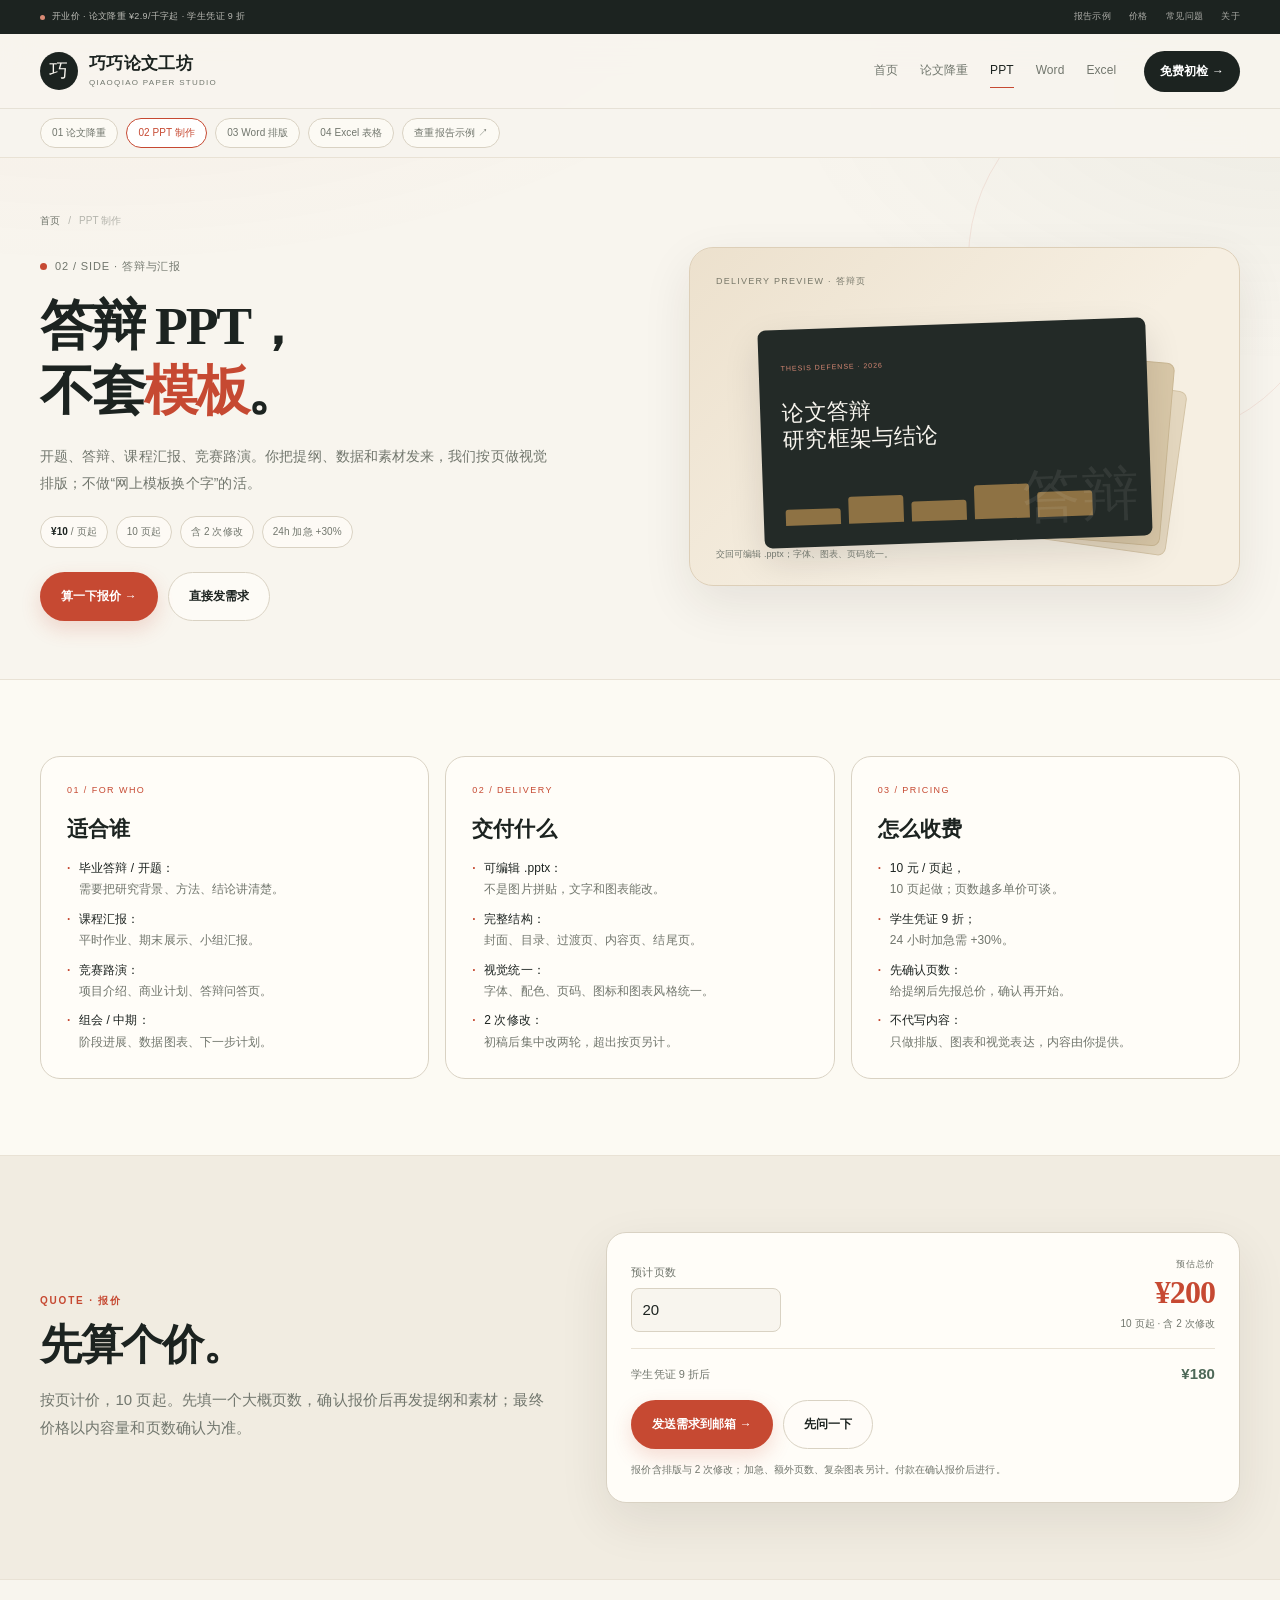
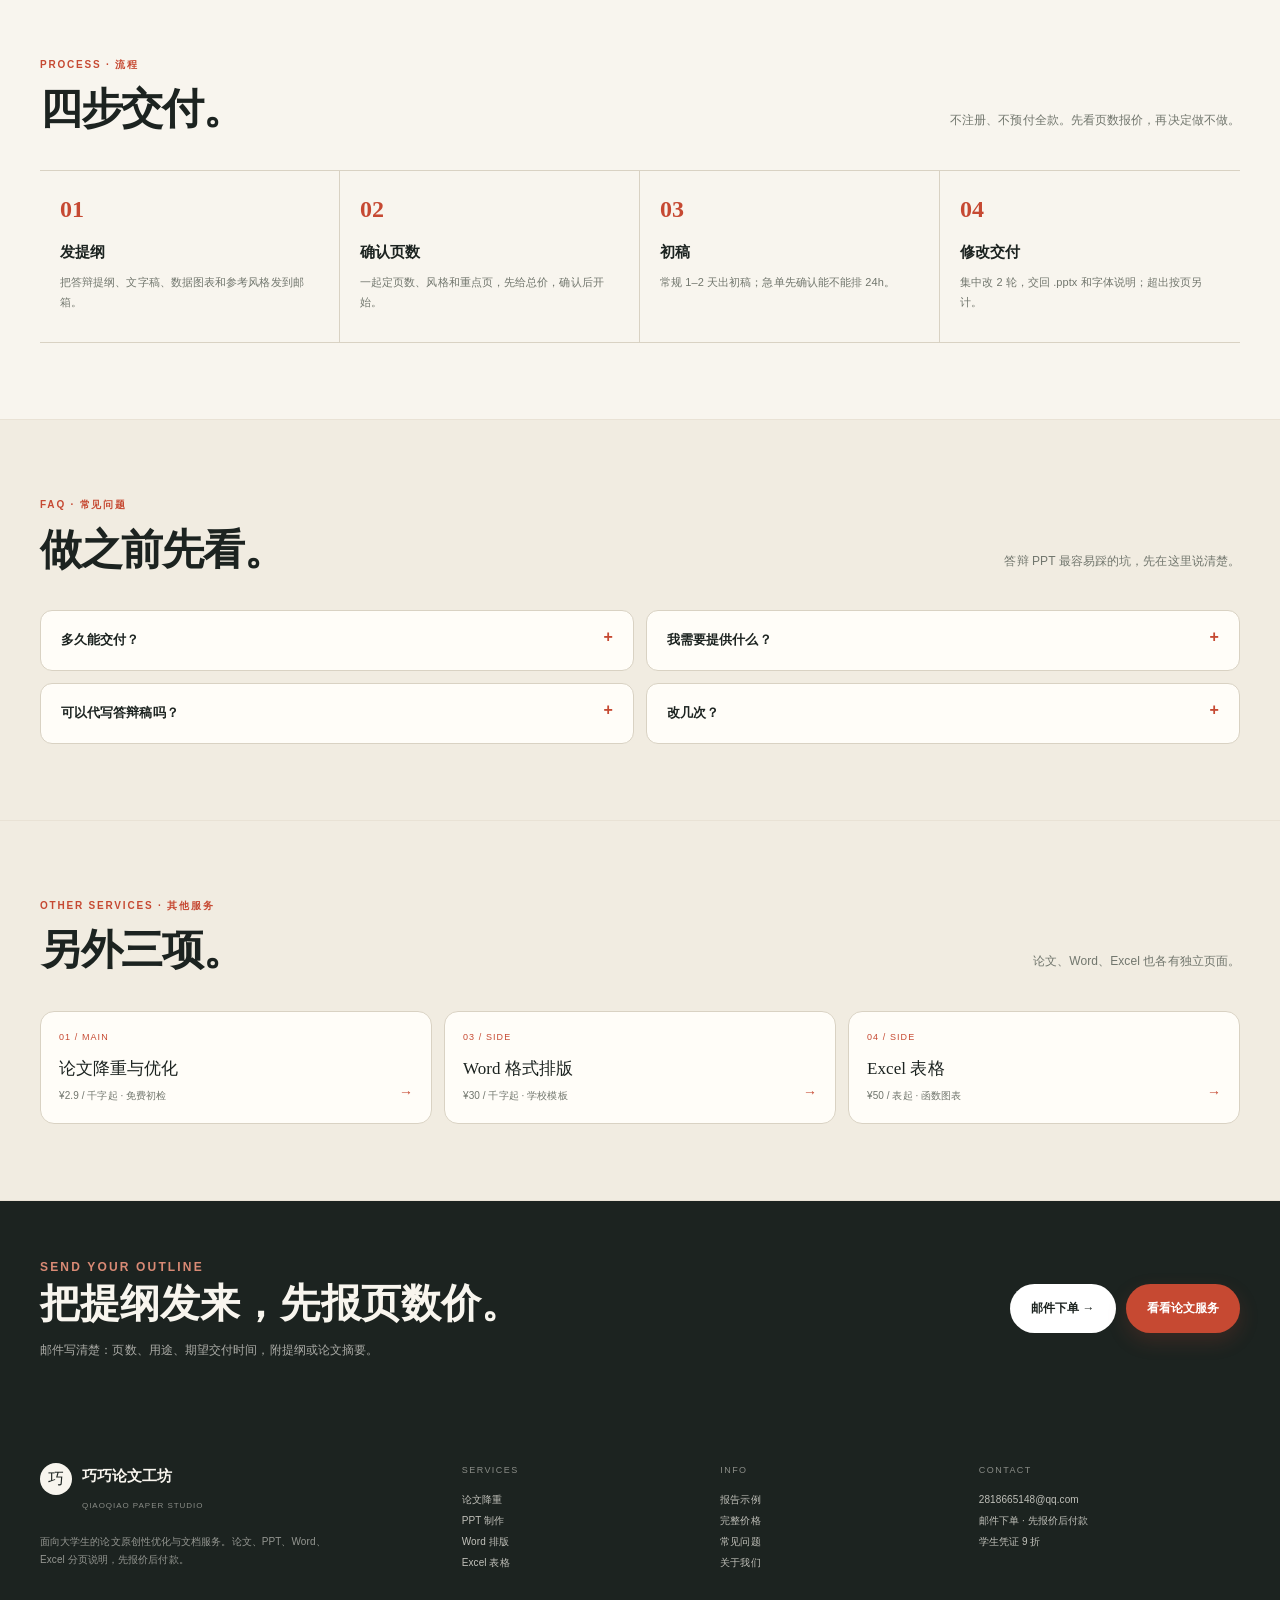
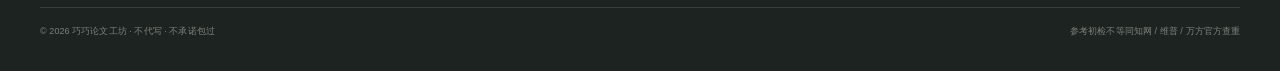
<file: ppt.html>
﻿<!doctype html>
<html lang="zh-CN">
<head>
<meta charset="utf-8">
<meta name="viewport" content="width=device-width, initial-scale=1">
<title>PPT 制作 — 巧巧论文工坊</title>
<meta name="description" content="巧巧论文工坊 PPT 制作：开题、答辩、课程汇报、竞赛路演。按页做视觉排版，¥10/页起，含 2 次修改，交回可编辑 .pptx。">
<meta name="theme-color" content="#f8f5ee">
<link rel="preconnect" href="https://miaoda.feishu.cn">
<link rel="stylesheet" href="https://miaoda.feishu.cn/fonts/css2?family=Noto+Serif+SC:wght@400;500;600;700;900&family=Noto+Sans+SC:wght@300;400;500;600;700&display=swap">
<link rel="stylesheet" href="site.css?v=9">
</head>
<body>

<div class="topbar">
  <div class="wrap topbar-row">
    <span class="topbar-promo"><i></i>开业价 · 论文降重 ¥2.9/千字起 · 学生凭证 9 折</span>
    <div class="topbar-links"><a href="report.html">报告示例</a><a href="pricing.html">价格</a><a href="faq.html">常见问题</a><a href="about.html">关于</a></div>
  </div>
</div>


<header class="site-head">
  <div class="wrap head-row">
    <a class="brand" href="index.html" aria-label="巧巧论文工坊首页">
      <span class="brand-mark" aria-hidden="true">巧</span>
      <span class="brand-name"><strong>巧巧论文工坊</strong><small>QIAOQIAO PAPER STUDIO</small></span>
    </a>
    <nav class="nav" aria-label="主导航">
      <a href="index.html">首页</a>
      <a href="paper.html">论文降重</a>
      <a href="ppt.html">PPT</a>
      <a href="word.html">Word</a>
      <a href="excel.html">Excel</a>
    </nav>
    <a class="head-cta" href="paper.html">免费初检 →</a>
  </div>
  <div class="service-switch">
    <div class="wrap switch-row" aria-label="服务快捷导航">
      <a href="paper.html">01 论文降重</a>
      <a href="ppt.html">02 PPT 制作</a>
      <a href="word.html">03 Word 排版</a>
      <a href="excel.html">04 Excel 表格</a><a href="report.html">查重报告示例 ↗</a>
    </div>
  </div>
</header>

<main>
  <section class="page-hero service-ppt">
    <div class="wrap page-hero-grid">
      <div>
        <div class="breadcrumb"><a href="index.html">首页</a><span>/</span><span>PPT 制作</span></div>
        <div class="eyebrow"><span class="dot"></span> 02 / SIDE · 答辩与汇报</div>
        <h1>答辩 PPT，<br>不套<em>模板</em>。</h1>
        <p class="lead">开题、答辩、课程汇报、竞赛路演。你把提纲、数据和素材发来，我们按页做视觉排版；不做“网上模板换个字”的活。</p>
        <div class="hero-chips"><span><b>¥10</b> / 页起</span><span>10 页起</span><span>含 2 次修改</span><span>24h 加急 +30%</span></div>
        <div class="hero-actions">
          <a class="btn btn-primary" href="#quote">算一下报价 →</a>
          <a class="btn btn-ghost" href="mailto:2818665148@qq.com" data-order-service="PPT 制作">直接发需求</a>
        </div>
      </div>
      <div class="page-visual" aria-label="PPT 交付预览">
        <div class="visual-label">DELIVERY PREVIEW · 答辩页</div>
        <div class="visual-inner" aria-hidden="true">
          <div class="mock-ppt">
            <div class="slide-back2"></div>
            <div class="slide-back"></div>
            <div class="mock-slide-main">
              <div><span class="mini-kicker">THESIS DEFENSE · 2026</span></div>
              <div class="mini-title">论文答辩<br>研究框架与结论</div>
              <div class="mini-bars"><i></i><i></i><i></i><i></i><i></i></div>
            </div>
          </div>
        </div>
        <div class="visual-note">交回可编辑 .pptx；字体、图表、页码统一。</div>
      </div>
    </div>
  </section>

  <section class="section detail-section">
    <div class="wrap detail-grid">
      <div class="detail-card">
        <div class="num">01 / FOR WHO</div>
        <h3>适合谁</h3>
        <ul class="detail-list">
          <li><b>毕业答辩 / 开题：</b>需要把研究背景、方法、结论讲清楚。</li>
          <li><b>课程汇报：</b>平时作业、期末展示、小组汇报。</li>
          <li><b>竞赛路演：</b>项目介绍、商业计划、答辩问答页。</li>
          <li><b>组会 / 中期：</b>阶段进展、数据图表、下一步计划。</li>
        </ul>
      </div>
      <div class="detail-card">
        <div class="num">02 / DELIVERY</div>
        <h3>交付什么</h3>
        <ul class="detail-list">
          <li><b>可编辑 .pptx：</b>不是图片拼贴，文字和图表能改。</li>
          <li><b>完整结构：</b>封面、目录、过渡页、内容页、结尾页。</li>
          <li><b>视觉统一：</b>字体、配色、页码、图标和图表风格统一。</li>
          <li><b>2 次修改：</b>初稿后集中改两轮，超出按页另计。</li>
        </ul>
      </div>
      <div class="detail-card">
        <div class="num">03 / PRICING</div>
        <h3>怎么收费</h3>
        <ul class="detail-list">
          <li><b>10 元 / 页起，</b>10 页起做；页数越多单价可谈。</li>
          <li><b>学生凭证 9 折；</b>24 小时加急需 +30%。</li>
          <li><b>先确认页数：</b>给提纲后先报总价，确认再开始。</li>
          <li><b>不代写内容：</b>只做排版、图表和视觉表达，内容由你提供。</li>
        </ul>
      </div>
    </div>
  </section>

  <section class="section quote-band" id="quote">
    <div class="wrap quote-grid">
      <div>
        <p class="kicker">QUOTE · 报价</p>
        <h2>先算个价。</h2>
        <p class="lead">按页计价，10 页起。先填一个大概页数，确认报价后再发提纲和素材；最终价格以内容量和页数确认为准。</p>
      </div>
      <div class="quote-widget" data-service="PPT 制作" data-unit="页" data-rate="10" data-min="100" data-per="1" data-default="20">
        <div class="quote-row">
          <label>预计页数<input class="js-qty" type="number" min="0" step="1" value="20" inputmode="numeric"></label>
          <div class="quote-result"><span>预估总价</span><strong class="js-quote">¥200</strong><small>10 页起 · 含 2 次修改</small></div>
        </div>
        <div class="quote-student"><span>学生凭证 9 折后</span><b class="js-student">¥180</b></div>
        <div class="quote-actions">
          <button class="btn btn-primary js-order" type="button">发送需求到邮箱 →</button>
          <a class="btn btn-ghost" href="mailto:2818665148@qq.com" data-order-service="PPT 制作">先问一下</a>
        </div>
        <p class="quote-note">报价含排版与 2 次修改；加急、额外页数、复杂图表另计。付款在确认报价后进行。</p>
      </div>
    </div>
  </section>

  <section class="section">
    <div class="wrap">
      <div class="section-head">
        <div><p class="kicker">PROCESS · 流程</p><h2>四步交付。</h2></div>
        <p>不注册、不预付全款。先看页数报价，再决定做不做。</p>
      </div>
      <div class="process-grid">
        <div class="process-step"><b>01</b><h3>发提纲</h3><p>把答辩提纲、文字稿、数据图表和参考风格发到邮箱。</p></div>
        <div class="process-step"><b>02</b><h3>确认页数</h3><p>一起定页数、风格和重点页，先给总价，确认后开始。</p></div>
        <div class="process-step"><b>03</b><h3>初稿</h3><p>常规 1–2 天出初稿；急单先确认能不能排 24h。</p></div>
        <div class="process-step"><b>04</b><h3>修改交付</h3><p>集中改 2 轮，交回 .pptx 和字体说明；超出按页另计。</p></div>
      </div>
    </div>
  </section>

  <section class="section" style="background:var(--paper-2);border-top:1px solid var(--line-soft)">
    <div class="wrap">
      <div class="section-head"><div><p class="kicker">FAQ · 常见问题</p><h2>做之前先看。</h2></div><p>答辩 PPT 最容易踩的坑，先在这里说清楚。</p></div>
      <div class="faq-list">
        <details class="faq-item"><summary>多久能交付？</summary><p>常规 1–2 天；20 页以内通常更快。24 小时加急需 +30%，先确认排期再接。</p></details>
        <details class="faq-item"><summary>我需要提供什么？</summary><p>提纲或文字稿、数据图表、学校模板（如有）、参考风格。没有提纲也可以先发论文摘要，我们帮你梳理页序，但不代写研究内容。</p></details>
        <details class="faq-item"><summary>可以代写答辩稿吗？</summary><p>不代写研究内容和结论。可以做页面结构、视觉排版、图表重绘和表达整理；答辩讲稿需要你提供初稿。</p></details>
        <details class="faq-item"><summary>改几次？</summary><p>含 2 次集中修改。每次把意见合并成一份发来，避免来回拉扯；第 3 次起按页另计。</p></details>
      </div>
    </div>
  </section>

  <section class="section related-section">
    <div class="wrap">
      <div class="section-head"><div><p class="kicker">OTHER SERVICES · 其他服务</p><h2>另外三项。</h2></div><p>论文、Word、Excel 也各有独立页面。</p></div>
      <div class="related-grid">
        <a class="related-card" href="paper.html"><span>01 / MAIN</span><h3>论文降重与优化</h3><p>¥2.9 / 千字起 · 免费初检</p><em>→</em></a>
        <a class="related-card" href="word.html"><span>03 / SIDE</span><h3>Word 格式排版</h3><p>¥30 / 千字起 · 学校模板</p><em>→</em></a>
        <a class="related-card" href="excel.html"><span>04 / SIDE</span><h3>Excel 表格</h3><p>¥50 / 表起 · 函数图表</p><em>→</em></a>
      </div>
    </div>
  </section>

  <section class="cta-band">
    <div class="wrap cta-grid">
      <div><p class="kicker" style="color:#d98a75">SEND YOUR OUTLINE</p><h2>把提纲发来，先报页数价。</h2><p>邮件写清楚：页数、用途、期望交付时间，附提纲或论文摘要。</p></div>
      <div class="cta-actions"><a class="btn btn-light" href="mailto:2818665148@qq.com" data-order-service="PPT 制作">邮件下单 →</a><a class="btn btn-primary" href="paper.html">看看论文服务</a></div>
    </div>
  </section>
</main>

<footer class="site-foot">
  <div class="wrap">
    <div class="foot-grid">
      <div><div class="foot-brand"><span class="brand-mark" aria-hidden="true">巧</span><span><strong>巧巧论文工坊</strong><small>QIAOQIAO PAPER STUDIO</small></span></div><p class="foot-note">面向大学生的论文原创性优化与文档服务。论文、PPT、Word、Excel 分页说明，先报价后付款。</p></div>
      <div class="foot-col"><h4>SERVICES</h4><a href="paper.html">论文降重</a><a href="ppt.html">PPT 制作</a><a href="word.html">Word 排版</a><a href="excel.html">Excel 表格</a></div>
      <div class="foot-col"><h4>INFO</h4><a href="report.html">报告示例</a><a href="pricing.html">完整价格</a><a href="faq.html">常见问题</a><a href="about.html">关于我们</a></div>
      <div class="foot-col"><h4>CONTACT</h4><a href="mailto:2818665148@qq.com">2818665148@qq.com</a><span>邮件下单 · 先报价后付款</span><span>学生凭证 9 折</span></div>
    </div>
    <div class="foot-bottom"><span>© 2026 巧巧论文工坊 · 不代写 · 不承诺包过</span><span>参考初检不等同知网 / 维普 / 万方官方查重</span></div>
  </div>
</footer>

<script src="site.js?v=9"></script>
</body>
</html>
</file>
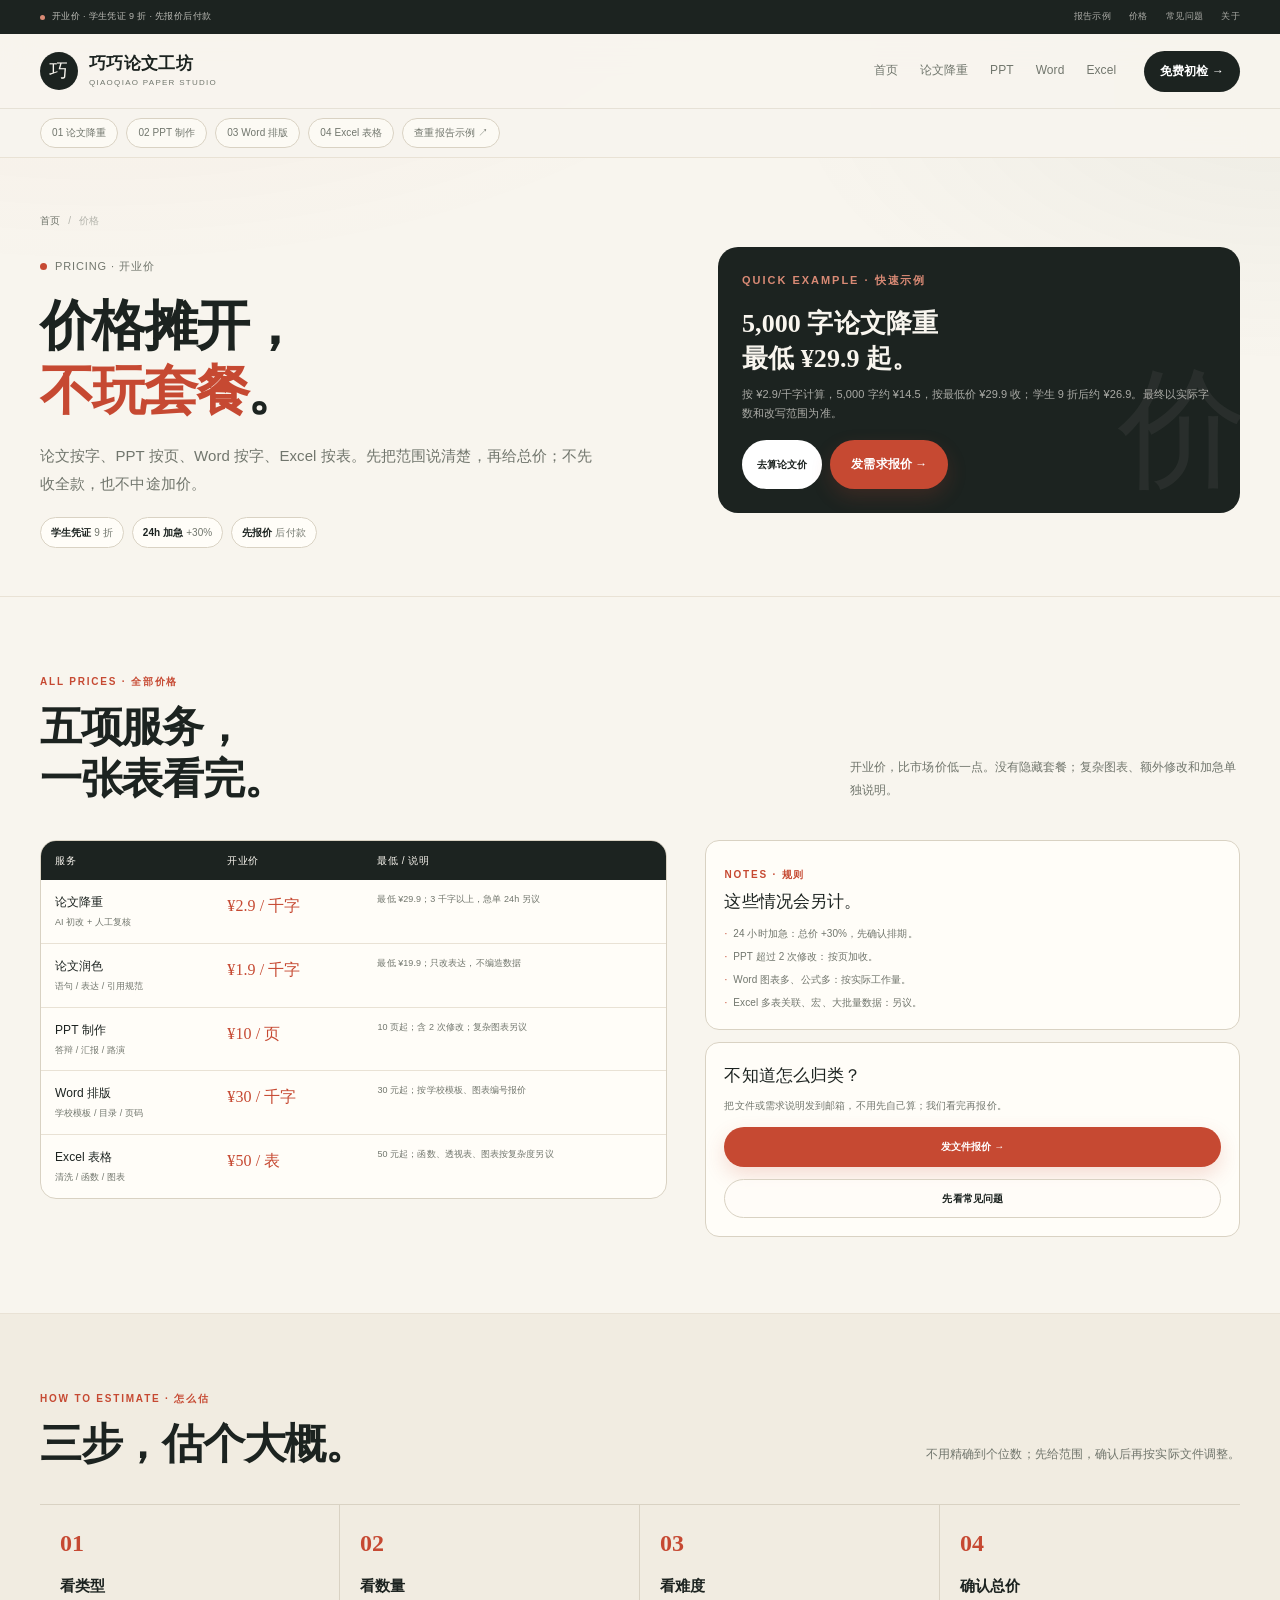
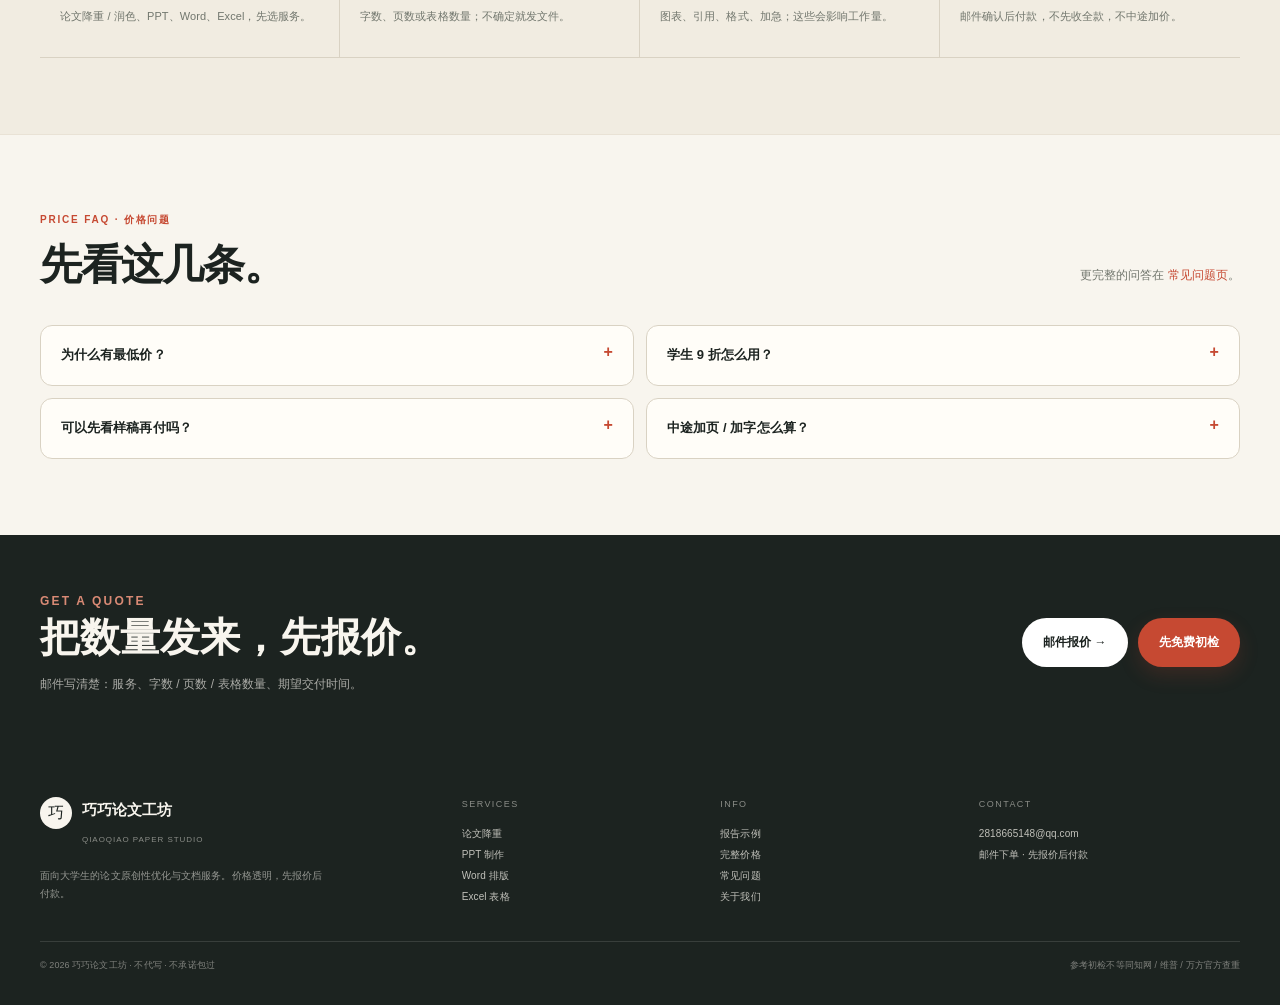
<file: pricing.html>
﻿<!doctype html>
<html lang="zh-CN">
<head>
<meta charset="utf-8">
<meta name="viewport" content="width=device-width, initial-scale=1">
<title>价格 — 巧巧论文工坊</title>
<meta name="description" content="巧巧论文工坊完整价格：论文降重 ¥2.9/千字起，论文润色 ¥1.9/千字起，PPT ¥10/页起，Word ¥30/千字起，Excel ¥50/表起；学生 9 折，24h 加急 +30%。">
<meta name="theme-color" content="#f8f5ee">
<link rel="preconnect" href="https://miaoda.feishu.cn">
<link rel="stylesheet" href="https://miaoda.feishu.cn/fonts/css2?family=Noto+Serif+SC:wght@400;500;600;700;900&family=Noto+Sans+SC:wght@300;400;500;600;700&display=swap">
<link rel="stylesheet" href="site.css?v=9">
</head>
<body>

<div class="topbar">
  <div class="wrap topbar-row">
    <span class="topbar-promo"><i></i>开业价 · 学生凭证 9 折 · 先报价后付款</span>
    <div class="topbar-links"><a href="report.html">报告示例</a><a href="pricing.html">价格</a><a href="faq.html">常见问题</a><a href="about.html">关于</a></div>
  </div>
</div>

<header class="site-head">
  <div class="wrap head-row">
    <a class="brand" href="index.html" aria-label="巧巧论文工坊首页">
      <span class="brand-mark" aria-hidden="true">巧</span>
      <span class="brand-name"><strong>巧巧论文工坊</strong><small>QIAOQIAO PAPER STUDIO</small></span>
    </a>
    <nav class="nav" aria-label="主导航"><a href="index.html">首页</a><a href="paper.html">论文降重</a><a href="ppt.html">PPT</a><a href="word.html">Word</a><a href="excel.html">Excel</a></nav>
    <a class="head-cta" href="paper.html">免费初检 →</a>
  </div>
  <div class="service-switch"><div class="wrap switch-row" aria-label="服务快捷导航"><a href="paper.html">01 论文降重</a><a href="ppt.html">02 PPT 制作</a><a href="word.html">03 Word 排版</a><a href="excel.html">04 Excel 表格</a><a href="report.html">查重报告示例 ↗</a></div></div>
</header>

<main>
  <section class="pricing-hero">
    <div class="wrap pricing-hero-grid">
      <div>
        <div class="breadcrumb"><a href="index.html">首页</a><span>/</span><span>价格</span></div>
        <div class="eyebrow"><span class="dot"></span> PRICING · 开业价</div>
        <h1>价格摊开，<br><em>不玩套餐</em>。</h1>
        <p class="lead">论文按字、PPT 按页、Word 按字、Excel 按表。先把范围说清楚，再给总价；不先收全款，也不中途加价。</p>
        <div class="pricing-badges"><span><b>学生凭证</b> 9 折</span><span><b>24h 加急</b> +30%</span><span><b>先报价</b> 后付款</span></div>
      </div>
      <div class="pricing-hero-card">
        <p class="kicker">QUICK EXAMPLE · 快速示例</p>
        <h2>5,000 字论文降重<br>最低 ¥29.9 起。</h2>
        <p>按 ¥2.9/千字计算，5,000 字约 ¥14.5，按最低价 ¥29.9 收；学生 9 折后约 ¥26.9。最终以实际字数和改写范围为准。</p>
        <div style="display:flex;gap:8px;flex-wrap:wrap;position:relative;z-index:1">
          <a class="btn btn-light" href="paper.html#pricing">去算论文价</a>
          <a class="btn btn-primary" href="mailto:2818665148@qq.com">发需求报价 →</a>
        </div>
      </div>
    </div>
  </section>

  <section class="section">
    <div class="wrap">
      <div class="section-head"><div><p class="kicker">ALL PRICES · 全部价格</p><h2>五项服务，<br>一张表看完。</h2></div><p>开业价，比市场价低一点。没有隐藏套餐；复杂图表、额外修改和加急单独说明。</p></div>
      <div class="price-grid">
        <div class="price-table-wrap">
          <table class="price-table">
            <thead><tr><th>服务</th><th>开业价</th><th>最低 / 说明</th></tr></thead>
            <tbody>
              <tr><td class="name"><b>论文降重</b><small>AI 初改 + 人工复核</small></td><td class="p">¥2.9 / 千字</td><td class="s">最低 ¥29.9；3 千字以上，急单 24h 另议</td></tr>
              <tr><td class="name"><b>论文润色</b><small>语句 / 表达 / 引用规范</small></td><td class="p">¥1.9 / 千字</td><td class="s">最低 ¥19.9；只改表达，不编造数据</td></tr>
              <tr><td class="name"><b>PPT 制作</b><small>答辩 / 汇报 / 路演</small></td><td class="p">¥10 / 页</td><td class="s">10 页起；含 2 次修改；复杂图表另议</td></tr>
              <tr><td class="name"><b>Word 排版</b><small>学校模板 / 目录 / 页码</small></td><td class="p">¥30 / 千字</td><td class="s">30 元起；按学校模板、图表编号报价</td></tr>
              <tr><td class="name"><b>Excel 表格</b><small>清洗 / 函数 / 图表</small></td><td class="p">¥50 / 表</td><td class="s">50 元起；函数、透视表、图表按复杂度另议</td></tr>
            </tbody>
          </table>
        </div>
        <div class="price-side">
          <div class="price-side-card">
            <span class="kicker">NOTES · 规则</span>
            <h3>这些情况会另计。</h3>
            <ul>
              <li>24 小时加急：总价 +30%，先确认排期。</li>
              <li>PPT 超过 2 次修改：按页加收。</li>
              <li>Word 图表多、公式多：按实际工作量。</li>
              <li>Excel 多表关联、宏、大批量数据：另议。</li>
            </ul>
          </div>
          <div class="price-side-card">
            <h3>不知道怎么归类？</h3>
            <p>把文件或需求说明发到邮箱，不用先自己算；我们看完再报价。</p>
            <a class="btn btn-primary" href="mailto:2818665148@qq.com">发文件报价 →</a>
            <a class="btn btn-ghost" href="faq.html">先看常见问题</a>
          </div>
        </div>
      </div>
    </div>
  </section>

  <section class="section" style="background:var(--paper-2);border-top:1px solid var(--line-soft);border-bottom:1px solid var(--line-soft)">
    <div class="wrap">
      <div class="section-head"><div><p class="kicker">HOW TO ESTIMATE · 怎么估</p><h2>三步，估个大概。</h2></div><p>不用精确到个位数；先给范围，确认后再按实际文件调整。</p></div>
      <div class="process-grid">
        <div class="process-step"><b>01</b><h3>看类型</h3><p>论文降重 / 润色、PPT、Word、Excel，先选服务。</p></div>
        <div class="process-step"><b>02</b><h3>看数量</h3><p>字数、页数或表格数量；不确定就发文件。</p></div>
        <div class="process-step"><b>03</b><h3>看难度</h3><p>图表、引用、格式、加急；这些会影响工作量。</p></div>
        <div class="process-step"><b>04</b><h3>确认总价</h3><p>邮件确认后付款，不先收全款，不中途加价。</p></div>
      </div>
    </div>
  </section>

  <section class="section">
    <div class="wrap">
      <div class="section-head"><div><p class="kicker">PRICE FAQ · 价格问题</p><h2>先看这几条。</h2></div><p>更完整的问答在 <a href="faq.html" style="color:var(--accent)">常见问题页</a>。</p></div>
      <div class="faq-list">
        <details class="faq-item"><summary>为什么有最低价？</summary><p>单段或短文本也要走检查、改写和复核流程，最低价覆盖基础工时；字数多时按实际字数计算。</p></details>
        <details class="faq-item"><summary>学生 9 折怎么用？</summary><p>提供学生证 / 校园卡照片（可遮挡敏感信息），确认后按 9 折；不与其他优惠叠加。</p></details>
        <details class="faq-item"><summary>可以先看样稿再付吗？</summary><p>可以先做免费初检看参考报告；整篇改写先确认报价，按约定付款后开始。样稿范围以邮件约定为准。</p></details>
        <details class="faq-item"><summary>中途加页 / 加字怎么算？</summary><p>按新增部分补差价；开始前会说明，不会先做再临时加价。</p></details>
      </div>
    </div>
  </section>

  <section class="cta-band">
    <div class="wrap cta-grid">
      <div><p class="kicker" style="color:#d98a75">GET A QUOTE</p><h2>把数量发来，先报价。</h2><p>邮件写清楚：服务、字数 / 页数 / 表格数量、期望交付时间。</p></div>
      <div class="cta-actions"><a class="btn btn-light" href="mailto:2818665148@qq.com">邮件报价 →</a><a class="btn btn-primary" href="paper.html">先免费初检</a></div>
    </div>
  </section>
</main>

<footer class="site-foot">
  <div class="wrap">
    <div class="foot-grid">
      <div><div class="foot-brand"><span class="brand-mark" aria-hidden="true">巧</span><span><strong>巧巧论文工坊</strong><small>QIAOQIAO PAPER STUDIO</small></span></div><p class="foot-note">面向大学生的论文原创性优化与文档服务。价格透明，先报价后付款。</p></div>
      <div class="foot-col"><h4>SERVICES</h4><a href="paper.html">论文降重</a><a href="ppt.html">PPT 制作</a><a href="word.html">Word 排版</a><a href="excel.html">Excel 表格</a></div>
      <div class="foot-col"><h4>INFO</h4><a href="report.html">报告示例</a><a href="pricing.html">完整价格</a><a href="faq.html">常见问题</a><a href="about.html">关于我们</a></div>
      <div class="foot-col"><h4>CONTACT</h4><a href="mailto:2818665148@qq.com">2818665148@qq.com</a><span>邮件下单 · 先报价后付款</span></div>
    </div>
    <div class="foot-bottom"><span>© 2026 巧巧论文工坊 · 不代写 · 不承诺包过</span><span>参考初检不等同知网 / 维普 / 万方官方查重</span></div>
  </div>
</footer>

<script src="site.js?v=9"></script>
</body>
</html>
</file>
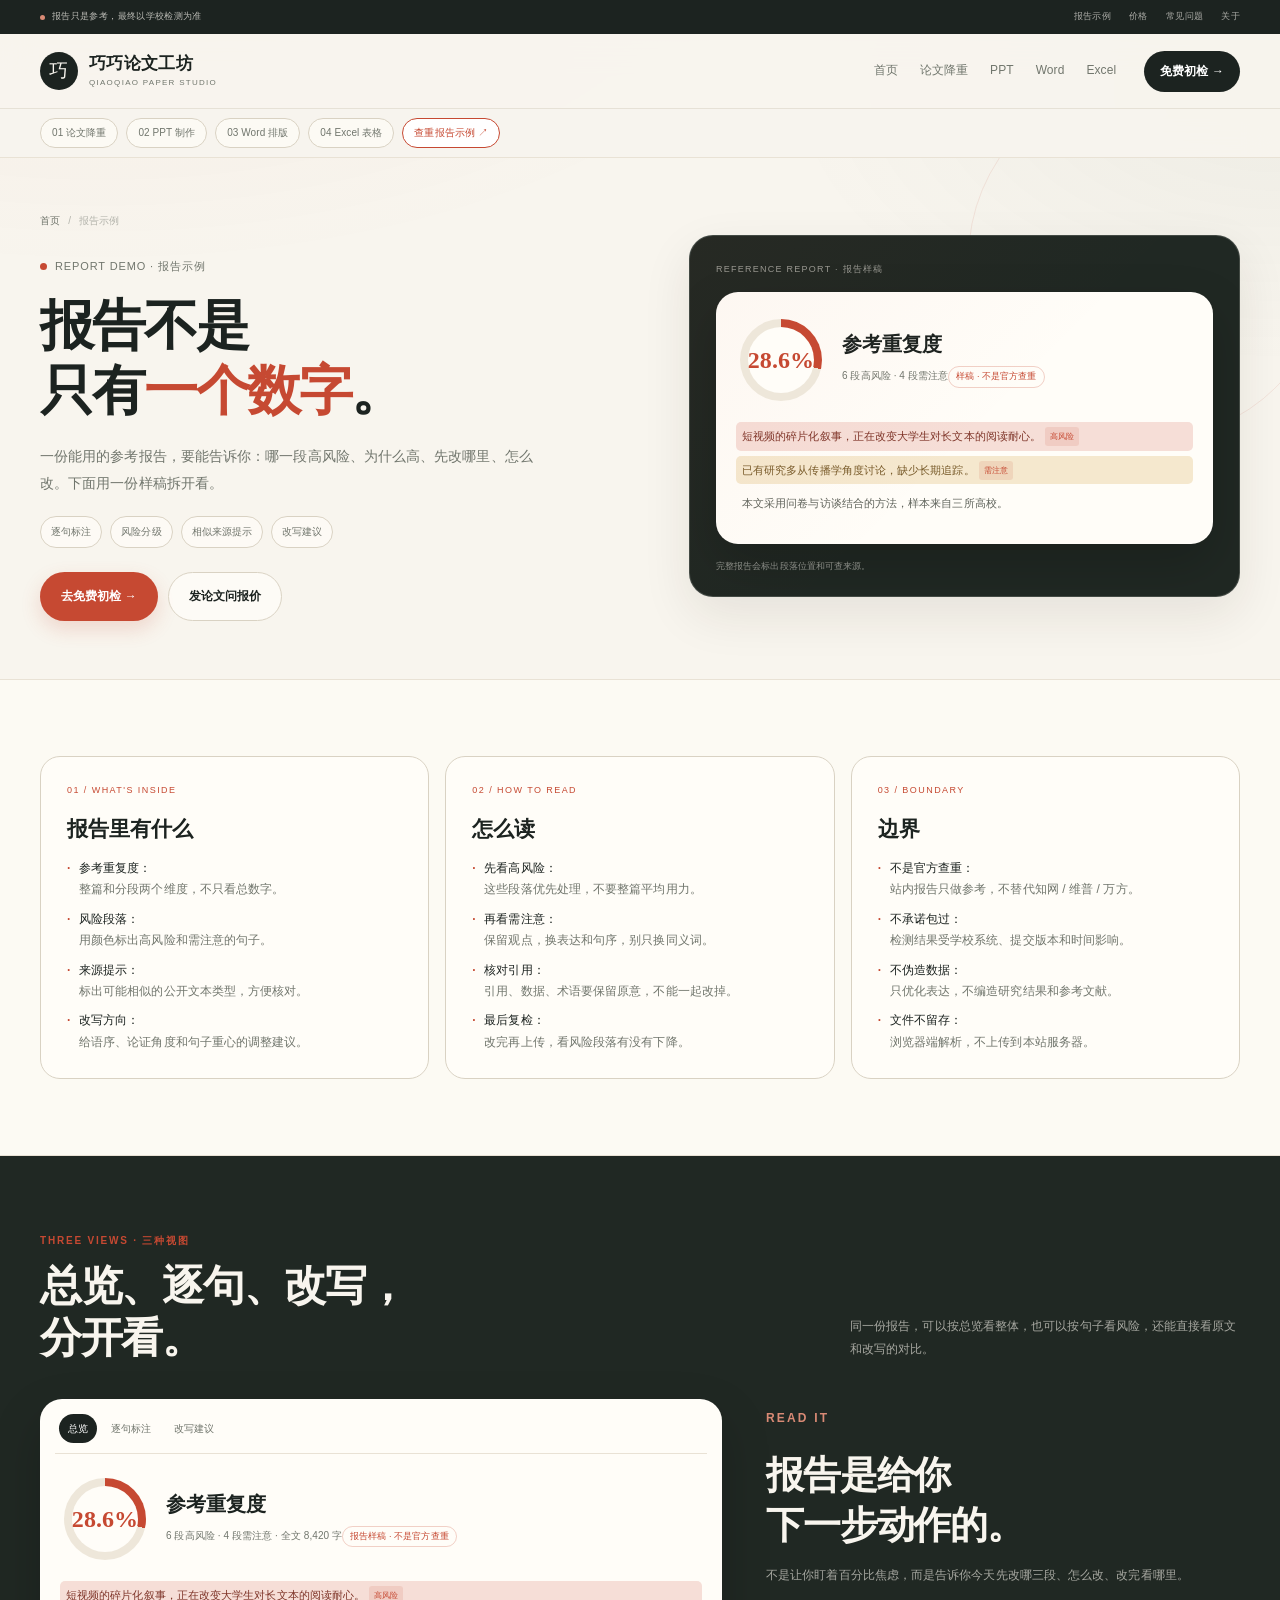
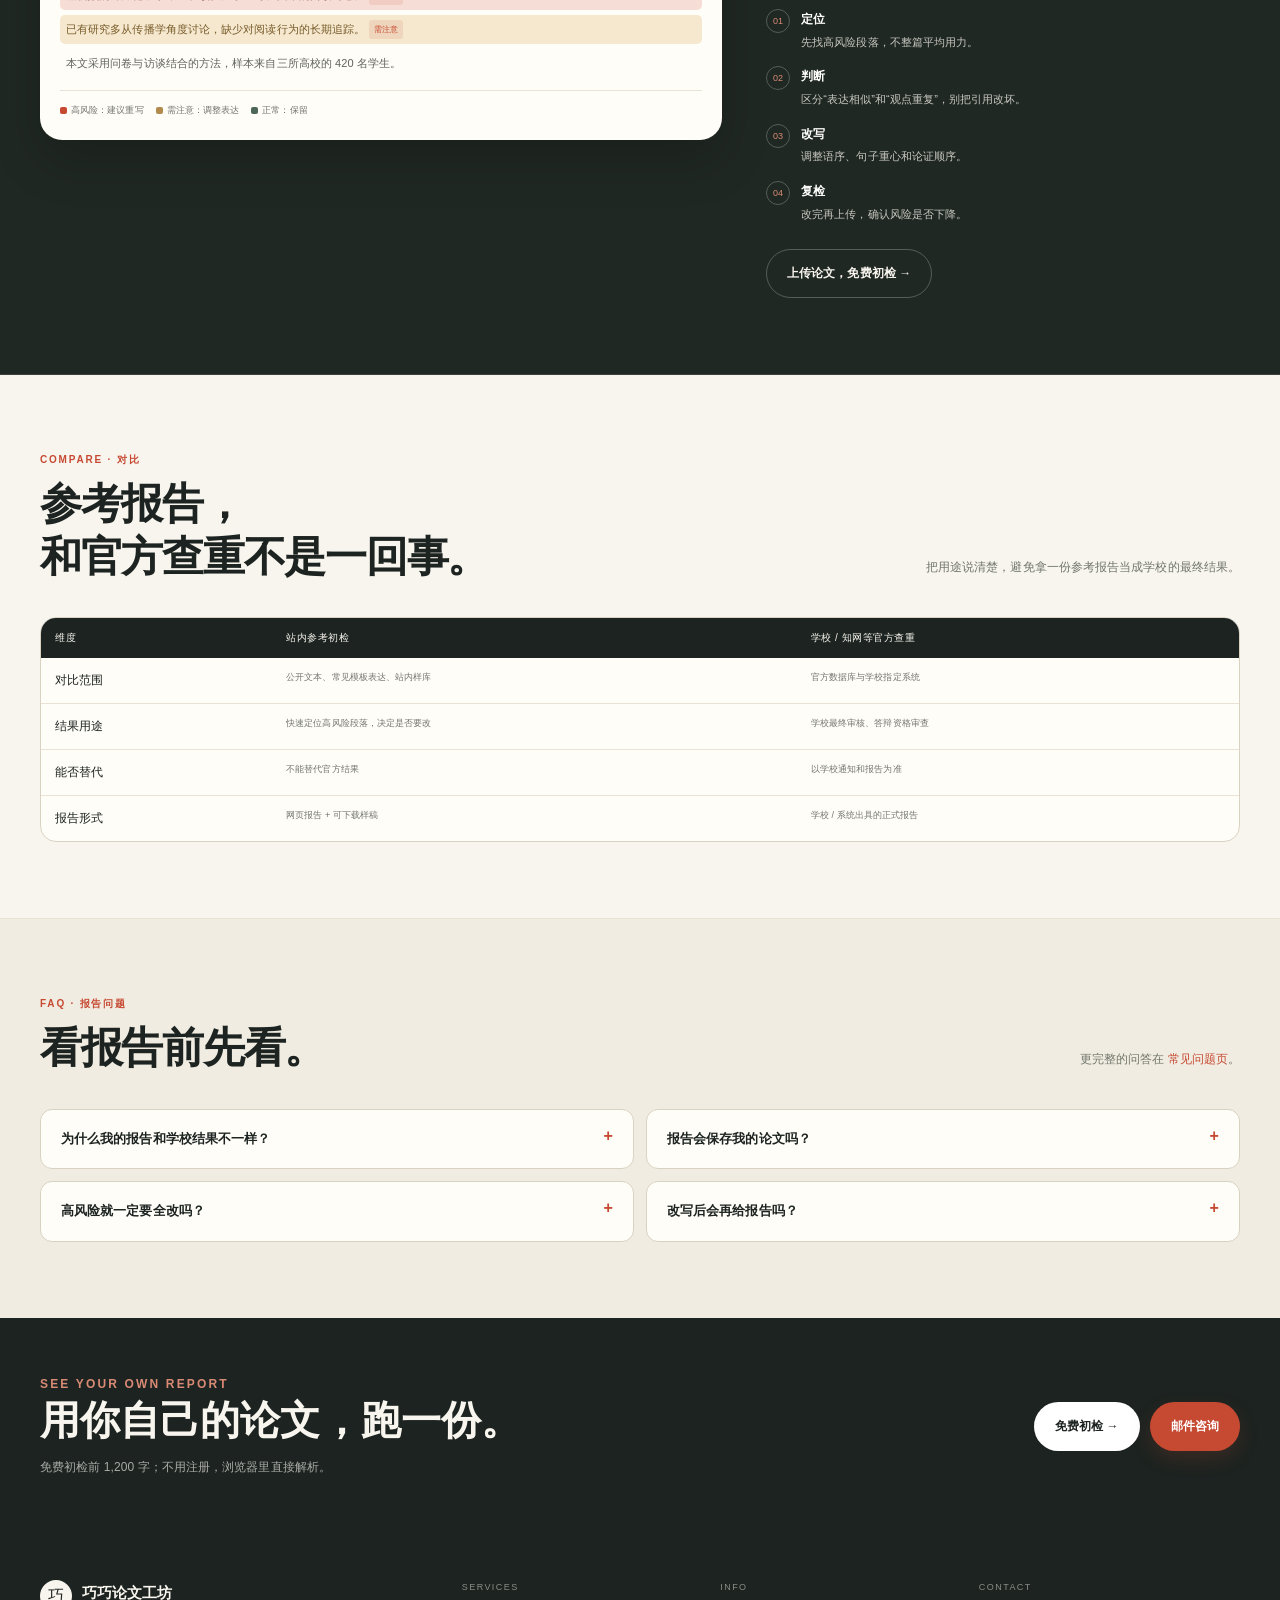
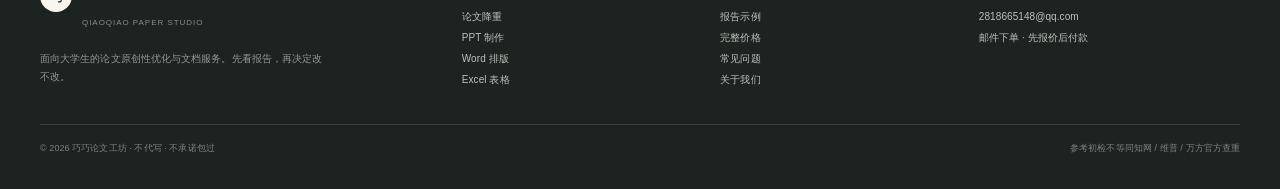
<file: report.html>
﻿<!doctype html>
<html lang="zh-CN">
<head>
<meta charset="utf-8">
<meta name="viewport" content="width=device-width, initial-scale=1">
<title>查重报告示例 — 巧巧论文工坊</title>
<meta name="description" content="巧巧论文工坊参考查重报告示例：逐句标注、风险分级、相似来源提示、改写建议。看报告怎么读，再决定要不要降重。">
<meta name="theme-color" content="#f8f5ee">
<link rel="preconnect" href="https://miaoda.feishu.cn">
<link rel="stylesheet" href="https://miaoda.feishu.cn/fonts/css2?family=Noto+Serif+SC:wght@400;500;600;700;900&family=Noto+Sans+SC:wght@300;400;500;600;700&display=swap">
<link rel="stylesheet" href="site.css?v=9">
</head>
<body>

<div class="topbar">
  <div class="wrap topbar-row">
    <span class="topbar-promo"><i></i>报告只是参考，最终以学校检测为准</span>
    <div class="topbar-links"><a href="report.html">报告示例</a><a href="pricing.html">价格</a><a href="faq.html">常见问题</a><a href="about.html">关于</a></div>
  </div>
</div>

<header class="site-head">
  <div class="wrap head-row">
    <a class="brand" href="index.html" aria-label="巧巧论文工坊首页">
      <span class="brand-mark" aria-hidden="true">巧</span>
      <span class="brand-name"><strong>巧巧论文工坊</strong><small>QIAOQIAO PAPER STUDIO</small></span>
    </a>
    <nav class="nav" aria-label="主导航">
      <a href="index.html">首页</a><a href="paper.html">论文降重</a><a href="ppt.html">PPT</a><a href="word.html">Word</a><a href="excel.html">Excel</a>
    </nav>
    <a class="head-cta" href="paper.html">免费初检 →</a>
  </div>
  <div class="service-switch">
    <div class="wrap switch-row" aria-label="服务快捷导航">
      <a href="paper.html">01 论文降重</a><a href="ppt.html">02 PPT 制作</a><a href="word.html">03 Word 排版</a><a href="excel.html">04 Excel 表格</a><a href="report.html">查重报告示例 ↗</a>
    </div>
  </div>
</header>

<main>
  <section class="page-hero">
    <div class="wrap page-hero-grid">
      <div>
        <div class="breadcrumb"><a href="index.html">首页</a><span>/</span><span>报告示例</span></div>
        <div class="eyebrow"><span class="dot"></span> REPORT DEMO · 报告示例</div>
        <h1>报告不是<br>只有<em>一个数字</em>。</h1>
        <p class="lead">一份能用的参考报告，要能告诉你：哪一段高风险、为什么高、先改哪里、怎么改。下面用一份样稿拆开看。</p>
        <div class="hero-chips"><span>逐句标注</span><span>风险分级</span><span>相似来源提示</span><span>改写建议</span></div>
        <div class="hero-actions">
          <a class="btn btn-primary" href="paper.html#workspace">去免费初检 →</a>
          <a class="btn btn-ghost" href="mailto:2818665148@qq.com">发论文问报价</a>
        </div>
      </div>
      <div class="page-visual" style="background:#202823;border-color:rgba(248,245,238,.16);padding-bottom:52px" aria-label="报告样稿">
        <div class="visual-label" style="color:rgba(248,245,238,.55)">REFERENCE REPORT · 报告样稿</div>
        <div class="report-tabs">
          <div class="report-panel is-active">
            <div class="report-score-row">
              <div class="score-ring"><b>28.6%</b></div>
              <div class="score-copy"><strong>参考重复度</strong><span>6 段高风险 · 4 段需注意</span><em>样稿 · 不是官方查重</em></div>
            </div>
            <div class="report-line hot">短视频的碎片化叙事，正在改变大学生对长文本的阅读耐心。<em>高风险</em></div>
            <div class="report-line warm">已有研究多从传播学角度讨论，缺少长期追踪。<em>需注意</em></div>
            <div class="report-line">本文采用问卷与访谈结合的方法，样本来自三所高校。</div>
          </div>
        </div>
        <div class="visual-note" style="color:rgba(248,245,238,.5)">完整报告会标出段落位置和可查来源。</div>
      </div>
    </div>
  </section>

  <section class="section detail-section">
    <div class="wrap detail-grid">
      <div class="detail-card">
        <div class="num">01 / WHAT'S INSIDE</div>
        <h3>报告里有什么</h3>
        <ul class="detail-list">
          <li><b>参考重复度：</b>整篇和分段两个维度，不只看总数字。</li>
          <li><b>风险段落：</b>用颜色标出高风险和需注意的句子。</li>
          <li><b>来源提示：</b>标出可能相似的公开文本类型，方便核对。</li>
          <li><b>改写方向：</b>给语序、论证角度和句子重心的调整建议。</li>
        </ul>
      </div>
      <div class="detail-card">
        <div class="num">02 / HOW TO READ</div>
        <h3>怎么读</h3>
        <ul class="detail-list">
          <li><b>先看高风险：</b>这些段落优先处理，不要整篇平均用力。</li>
          <li><b>再看需注意：</b>保留观点，换表达和句序，别只换同义词。</li>
          <li><b>核对引用：</b>引用、数据、术语要保留原意，不能一起改掉。</li>
          <li><b>最后复检：</b>改完再上传，看风险段落有没有下降。</li>
        </ul>
      </div>
      <div class="detail-card">
        <div class="num">03 / BOUNDARY</div>
        <h3>边界</h3>
        <ul class="detail-list">
          <li><b>不是官方查重：</b>站内报告只做参考，不替代知网 / 维普 / 万方。</li>
          <li><b>不承诺包过：</b>检测结果受学校系统、提交版本和时间影响。</li>
          <li><b>不伪造数据：</b>只优化表达，不编造研究结果和参考文献。</li>
          <li><b>文件不留存：</b>浏览器端解析，不上传到本站服务器。</li>
        </ul>
      </div>
    </div>
  </section>

  <section class="section report-section">
    <div class="wrap">
      <div class="section-head">
        <div><p class="kicker">THREE VIEWS · 三种视图</p><h2>总览、逐句、改写，<br>分开看。</h2></div>
        <p>同一份报告，可以按总览看整体，也可以按句子看风险，还能直接看原文和改写的对比。</p>
      </div>
      <div class="report-grid">
        <div class="report-tabs" data-tabs>
          <div class="report-tab-btns" role="tablist" aria-label="报告视图">
            <button type="button" data-tab="overview" class="is-active">总览</button>
            <button type="button" data-tab="sentences">逐句标注</button>
            <button type="button" data-tab="rewrite">改写建议</button>
          </div>
          <div class="report-panel is-active" data-panel="overview">
            <div class="report-score-row"><div class="score-ring"><b>28.6%</b></div><div class="score-copy"><strong>参考重复度</strong><span>6 段高风险 · 4 段需注意 · 全文 8,420 字</span><em>报告样稿 · 不是官方查重</em></div></div>
            <div class="report-line hot">短视频的碎片化叙事，正在改变大学生对长文本的阅读耐心。<em>高风险</em></div>
            <div class="report-line warm">已有研究多从传播学角度讨论，缺少对阅读行为的长期追踪。<em>需注意</em></div>
            <div class="report-line">本文采用问卷与访谈结合的方法，样本来自三所高校的 420 名学生。</div>
            <div class="report-legend"><span><i style="background:#c64932"></i>高风险：建议重写</span><span><i style="background:#b28a4e"></i>需注意：调整表达</span><span><i style="background:#4d6857"></i>正常：保留</span></div>
          </div>
          <div class="report-panel" data-panel="sentences">
            <div class="report-line hot">“短视频的碎片化叙事，正在改变大学生对长文本的阅读耐心。”<em>相似 3 处</em></div>
            <div class="report-line">可查来源：传播学期刊论文 2 篇、互联网网页 1 篇。建议保留观点，换一套论证顺序。</div>
            <div class="report-line warm">“已有研究多从传播学角度讨论，缺少对阅读行为的长期追踪。”<em>相似 2 处</em></div>
            <div class="report-line">可查来源：近五年学位论文。建议补一句你的研究对象和样本差异。</div>
            <div class="report-legend"><span>逐句标注只标“可能相似”，最终以学校检测为准。</span></div>
          </div>
          <div class="report-panel" data-panel="rewrite">
            <div class="before-after">
              <div class="ba-col"><small>原文 · 高风险</small><p>短视频的碎片化叙事，正在改变大学生对长文本的阅读耐心。</p></div>
              <div class="ba-col after"><small>改写后 · 保留原意</small><p>当学生习惯在十几秒内完成一次信息切换后，面对需要连续论证的长文本，阅读节奏和耐心都会受到影响。</p></div>
            </div>
            <div class="report-note">改写只调整表达和论证顺序；术语、数据、引用关系由人工复核，不动你的研究结论。</div>
          </div>
        </div>
        <div class="report-copy">
          <p class="kicker" style="color:#d98a75">READ IT</p>
          <h3>报告是给你<br>下一步动作的。</h3>
          <p>不是让你盯着百分比焦虑，而是告诉你今天先改哪三段、怎么改、改完看哪里。</p>
          <ul class="report-list">
            <li><span class="n">01</span><div><b>定位</b>先找高风险段落，不整篇平均用力。</div></li>
            <li><span class="n">02</span><div><b>判断</b>区分“表达相似”和“观点重复”，别把引用改坏。</div></li>
            <li><span class="n">03</span><div><b>改写</b>调整语序、句子重心和论证顺序。</div></li>
            <li><span class="n">04</span><div><b>复检</b>改完再上传，确认风险是否下降。</div></li>
          </ul>
          <a class="btn btn-ghost" href="paper.html#workspace">上传论文，免费初检 →</a>
        </div>
      </div>
    </div>
  </section>

  <section class="section">
    <div class="wrap">
      <div class="section-head"><div><p class="kicker">COMPARE · 对比</p><h2>参考报告，<br>和官方查重不是一回事。</h2></div><p>把用途说清楚，避免拿一份参考报告当成学校的最终结果。</p></div>
      <div class="price-table-wrap">
        <table class="price-table">
          <thead><tr><th>维度</th><th>站内参考初检</th><th>学校 / 知网等官方查重</th></tr></thead>
          <tbody>
            <tr><td class="name"><b>对比范围</b></td><td class="s">公开文本、常见模板表达、站内样库</td><td class="s">官方数据库与学校指定系统</td></tr>
            <tr><td class="name"><b>结果用途</b></td><td class="s">快速定位高风险段落，决定是否要改</td><td class="s">学校最终审核、答辩资格审查</td></tr>
            <tr><td class="name"><b>能否替代</b></td><td class="s">不能替代官方结果</td><td class="s">以学校通知和报告为准</td></tr>
            <tr><td class="name"><b>报告形式</b></td><td class="s">网页报告 + 可下载样稿</td><td class="s">学校 / 系统出具的正式报告</td></tr>
          </tbody>
        </table>
      </div>
    </div>
  </section>

  <section class="section" style="background:var(--paper-2);border-top:1px solid var(--line-soft)">
    <div class="wrap">
      <div class="section-head"><div><p class="kicker">FAQ · 报告问题</p><h2>看报告前先看。</h2></div><p>更完整的问答在 <a href="faq.html" style="color:var(--accent)">常见问题页</a>。</p></div>
      <div class="faq-list">
        <details class="faq-item"><summary>为什么我的报告和学校结果不一样？</summary><p>对比库、算法、提交版本和时间都可能不同。站内报告只用于定位高风险段落，最终以学校检测为准。</p></details>
        <details class="faq-item"><summary>报告会保存我的论文吗？</summary><p>免费初检在浏览器里解析，不上传到本站服务器。整篇订单的文件通过邮箱沟通，交付完成后按约定处理。</p></details>
        <details class="faq-item"><summary>高风险就一定要全改吗？</summary><p>不一定。先判断是不是引用、术语或数据；引用要保留出处，表达重复才需要改写。</p></details>
        <details class="faq-item"><summary>改写后会再给报告吗？</summary><p>整篇订单会按约定复检；免费初检只覆盖前 1,200 字，不包含无限次复检。</p></details>
      </div>
    </div>
  </section>

  <section class="cta-band">
    <div class="wrap cta-grid">
      <div><p class="kicker" style="color:#d98a75">SEE YOUR OWN REPORT</p><h2>用你自己的论文，跑一份。</h2><p>免费初检前 1,200 字；不用注册，浏览器里直接解析。</p></div>
      <div class="cta-actions"><a class="btn btn-light" href="paper.html#workspace">免费初检 →</a><a class="btn btn-primary" href="mailto:2818665148@qq.com">邮件咨询</a></div>
    </div>
  </section>
</main>

<footer class="site-foot">
  <div class="wrap">
    <div class="foot-grid">
      <div><div class="foot-brand"><span class="brand-mark" aria-hidden="true">巧</span><span><strong>巧巧论文工坊</strong><small>QIAOQIAO PAPER STUDIO</small></span></div><p class="foot-note">面向大学生的论文原创性优化与文档服务。先看报告，再决定改不改。</p></div>
      <div class="foot-col"><h4>SERVICES</h4><a href="paper.html">论文降重</a><a href="ppt.html">PPT 制作</a><a href="word.html">Word 排版</a><a href="excel.html">Excel 表格</a></div>
      <div class="foot-col"><h4>INFO</h4><a href="report.html">报告示例</a><a href="pricing.html">完整价格</a><a href="faq.html">常见问题</a><a href="about.html">关于我们</a></div>
      <div class="foot-col"><h4>CONTACT</h4><a href="mailto:2818665148@qq.com">2818665148@qq.com</a><span>邮件下单 · 先报价后付款</span></div>
    </div>
    <div class="foot-bottom"><span>© 2026 巧巧论文工坊 · 不代写 · 不承诺包过</span><span>参考初检不等同知网 / 维普 / 万方官方查重</span></div>
  </div>
</footer>

<script src="site.js?v=9"></script>
</body>
</html>
</file>
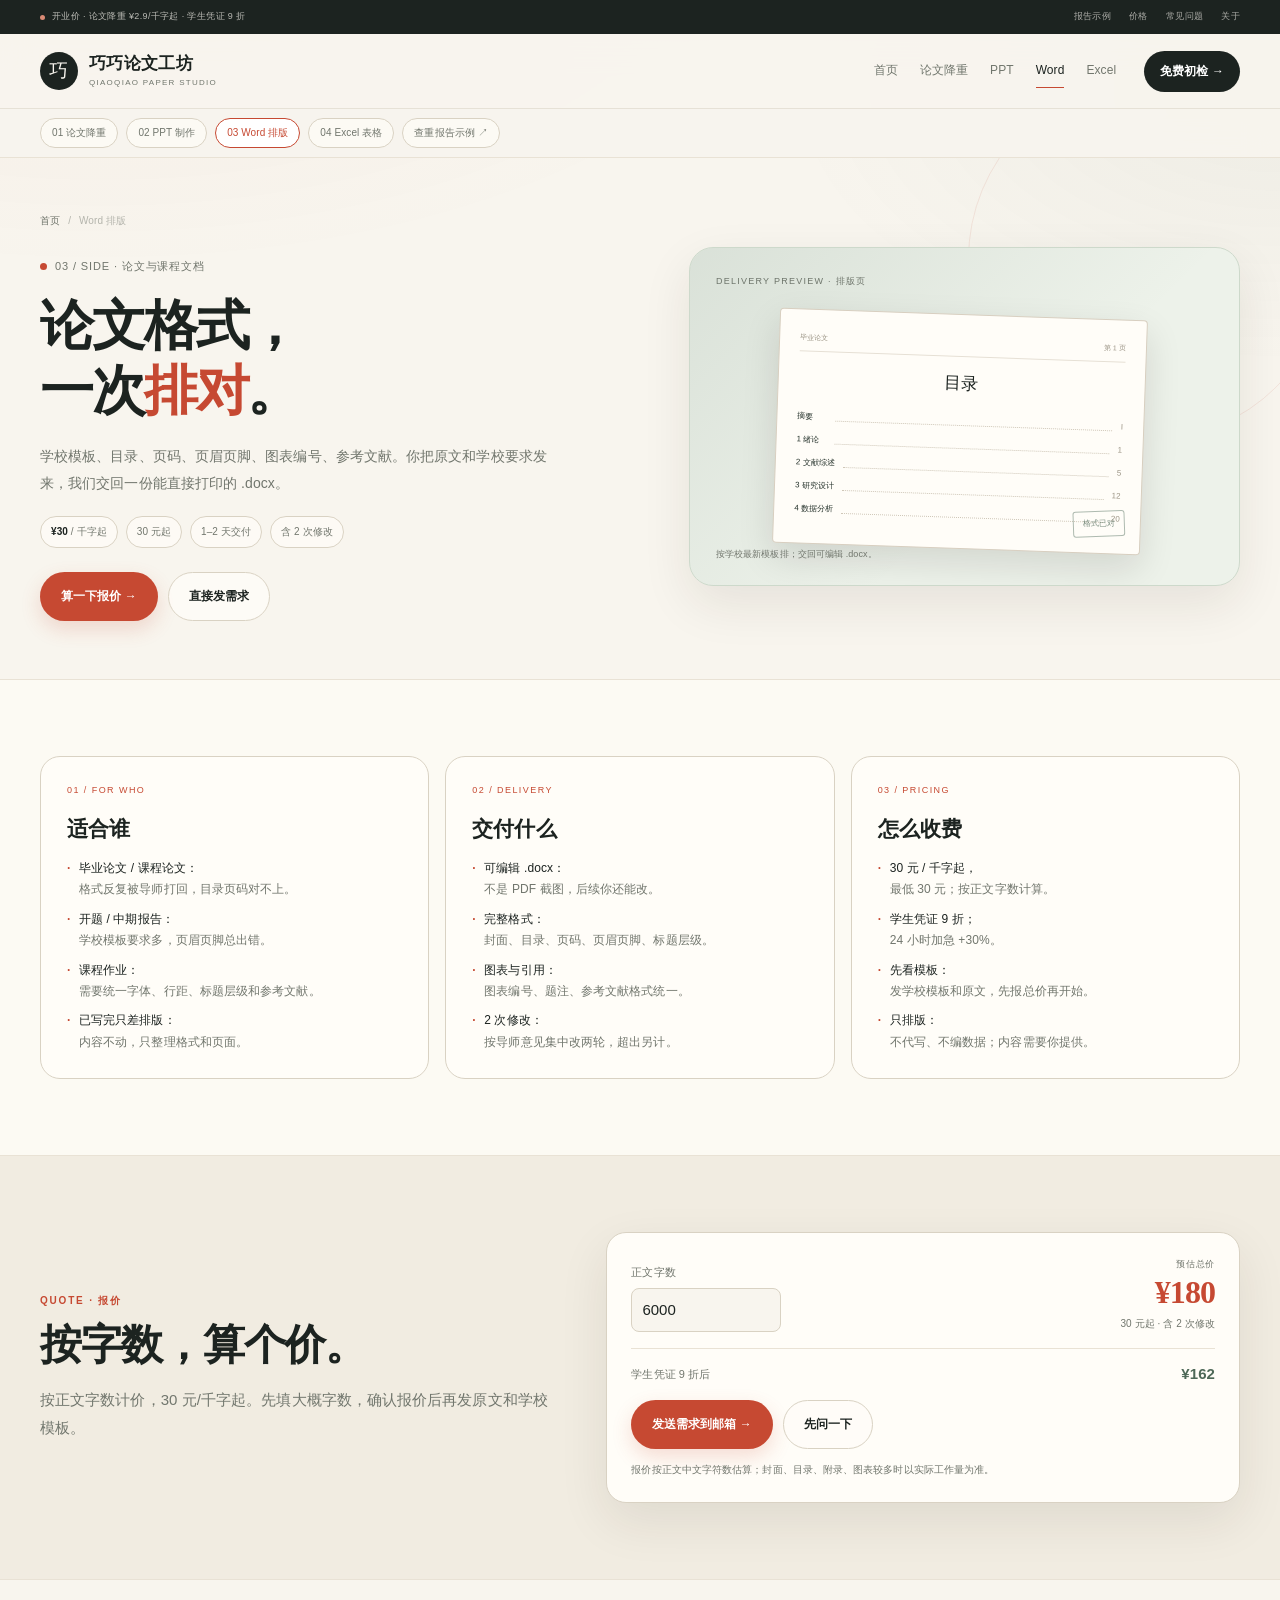
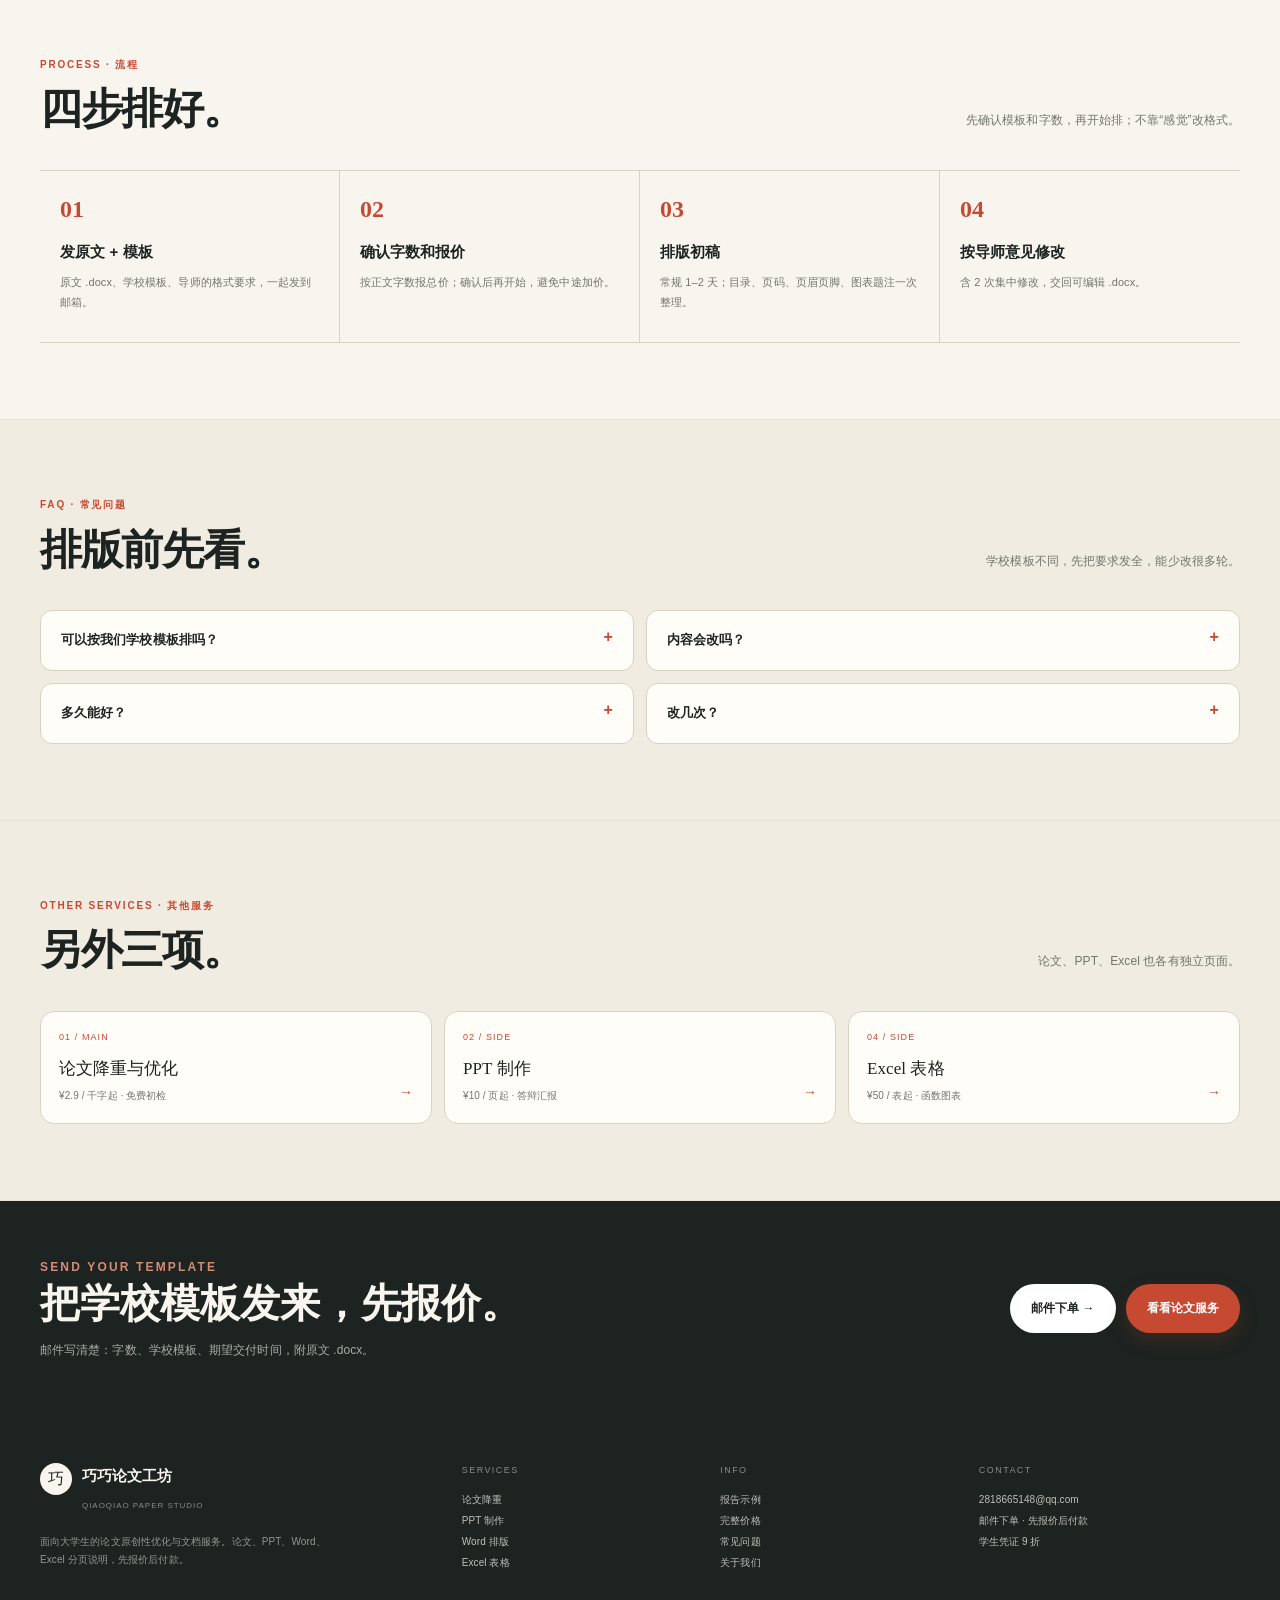
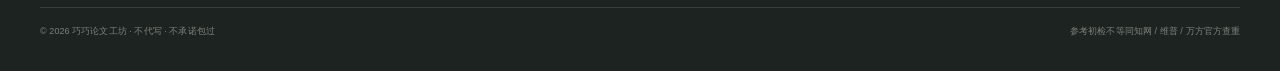
<file: word.html>
﻿<!doctype html>
<html lang="zh-CN">
<head>
<meta charset="utf-8">
<meta name="viewport" content="width=device-width, initial-scale=1">
<title>Word 格式排版 — 巧巧论文工坊</title>
<meta name="description" content="巧巧论文工坊 Word 排版：学校模板、目录页码、页眉页脚、图表编号、参考文献。¥30/千字起，交回可编辑 .docx，含 2 次修改。">
<meta name="theme-color" content="#f8f5ee">
<link rel="preconnect" href="https://miaoda.feishu.cn">
<link rel="stylesheet" href="https://miaoda.feishu.cn/fonts/css2?family=Noto+Serif+SC:wght@400;500;600;700;900&family=Noto+Sans+SC:wght@300;400;500;600;700&display=swap">
<link rel="stylesheet" href="site.css?v=9">
</head>
<body>

<div class="topbar">
  <div class="wrap topbar-row">
    <span class="topbar-promo"><i></i>开业价 · 论文降重 ¥2.9/千字起 · 学生凭证 9 折</span>
    <div class="topbar-links"><a href="report.html">报告示例</a><a href="pricing.html">价格</a><a href="faq.html">常见问题</a><a href="about.html">关于</a></div>
  </div>
</div>


<header class="site-head">
  <div class="wrap head-row">
    <a class="brand" href="index.html" aria-label="巧巧论文工坊首页">
      <span class="brand-mark" aria-hidden="true">巧</span>
      <span class="brand-name"><strong>巧巧论文工坊</strong><small>QIAOQIAO PAPER STUDIO</small></span>
    </a>
    <nav class="nav" aria-label="主导航">
      <a href="index.html">首页</a>
      <a href="paper.html">论文降重</a>
      <a href="ppt.html">PPT</a>
      <a href="word.html">Word</a>
      <a href="excel.html">Excel</a>
    </nav>
    <a class="head-cta" href="paper.html">免费初检 →</a>
  </div>
  <div class="service-switch">
    <div class="wrap switch-row" aria-label="服务快捷导航">
      <a href="paper.html">01 论文降重</a>
      <a href="ppt.html">02 PPT 制作</a>
      <a href="word.html">03 Word 排版</a>
      <a href="excel.html">04 Excel 表格</a><a href="report.html">查重报告示例 ↗</a>
    </div>
  </div>
</header>

<main>
  <section class="page-hero service-word">
    <div class="wrap page-hero-grid">
      <div>
        <div class="breadcrumb"><a href="index.html">首页</a><span>/</span><span>Word 排版</span></div>
        <div class="eyebrow"><span class="dot"></span> 03 / SIDE · 论文与课程文档</div>
        <h1>论文格式，<br>一次<em>排对</em>。</h1>
        <p class="lead">学校模板、目录、页码、页眉页脚、图表编号、参考文献。你把原文和学校要求发来，我们交回一份能直接打印的 .docx。</p>
        <div class="hero-chips"><span><b>¥30</b> / 千字起</span><span>30 元起</span><span>1–2 天交付</span><span>含 2 次修改</span></div>
        <div class="hero-actions">
          <a class="btn btn-primary" href="#quote">算一下报价 →</a>
          <a class="btn btn-ghost" href="mailto:2818665148@qq.com" data-order-service="Word 排版">直接发需求</a>
        </div>
      </div>
      <div class="page-visual" aria-label="Word 排版预览">
        <div class="visual-label">DELIVERY PREVIEW · 排版页</div>
        <div class="visual-inner" aria-hidden="true">
          <div class="mock-word">
            <div class="mock-sheet word-sheet">
              <div class="word-head"><span>毕业论文</span><span>第 1 页</span></div>
              <div class="word-title">目录</div>
              <div class="toc-row"><b>摘要</b><span class="dots"></span><span>I</span></div>
              <div class="toc-row"><b>1 绪论</b><span class="dots"></span><span>1</span></div>
              <div class="toc-row"><b>2 文献综述</b><span class="dots"></span><span>5</span></div>
              <div class="toc-row"><b>3 研究设计</b><span class="dots"></span><span>12</span></div>
              <div class="toc-row"><b>4 数据分析</b><span class="dots"></span><span>20</span></div>
              <div class="word-stamp">格式已对</div>
            </div>
          </div>
        </div>
        <div class="visual-note">按学校最新模板排；交回可编辑 .docx。</div>
      </div>
    </div>
  </section>

  <section class="section detail-section">
    <div class="wrap detail-grid">
      <div class="detail-card">
        <div class="num">01 / FOR WHO</div>
        <h3>适合谁</h3>
        <ul class="detail-list">
          <li><b>毕业论文 / 课程论文：</b>格式反复被导师打回，目录页码对不上。</li>
          <li><b>开题 / 中期报告：</b>学校模板要求多，页眉页脚总出错。</li>
          <li><b>课程作业：</b>需要统一字体、行距、标题层级和参考文献。</li>
          <li><b>已写完只差排版：</b>内容不动，只整理格式和页面。</li>
        </ul>
      </div>
      <div class="detail-card">
        <div class="num">02 / DELIVERY</div>
        <h3>交付什么</h3>
        <ul class="detail-list">
          <li><b>可编辑 .docx：</b>不是 PDF 截图，后续你还能改。</li>
          <li><b>完整格式：</b>封面、目录、页码、页眉页脚、标题层级。</li>
          <li><b>图表与引用：</b>图表编号、题注、参考文献格式统一。</li>
          <li><b>2 次修改：</b>按导师意见集中改两轮，超出另计。</li>
        </ul>
      </div>
      <div class="detail-card">
        <div class="num">03 / PRICING</div>
        <h3>怎么收费</h3>
        <ul class="detail-list">
          <li><b>30 元 / 千字起，</b>最低 30 元；按正文字数计算。</li>
          <li><b>学生凭证 9 折；</b>24 小时加急 +30%。</li>
          <li><b>先看模板：</b>发学校模板和原文，先报总价再开始。</li>
          <li><b>只排版：</b>不代写、不编数据；内容需要你提供。</li>
        </ul>
      </div>
    </div>
  </section>

  <section class="section quote-band" id="quote">
    <div class="wrap quote-grid">
      <div>
        <p class="kicker">QUOTE · 报价</p>
        <h2>按字数，算个价。</h2>
        <p class="lead">按正文字数计价，30 元/千字起。先填大概字数，确认报价后再发原文和学校模板。</p>
      </div>
      <div class="quote-widget" data-service="Word 排版" data-unit="字" data-rate="30" data-min="30" data-per="1000" data-default="6000">
        <div class="quote-row">
          <label>正文字数<input class="js-qty" type="number" min="0" step="100" value="6000" inputmode="numeric"></label>
          <div class="quote-result"><span>预估总价</span><strong class="js-quote">¥180</strong><small>30 元起 · 含 2 次修改</small></div>
        </div>
        <div class="quote-student"><span>学生凭证 9 折后</span><b class="js-student">¥162</b></div>
        <div class="quote-actions">
          <button class="btn btn-primary js-order" type="button">发送需求到邮箱 →</button>
          <a class="btn btn-ghost" href="mailto:2818665148@qq.com" data-order-service="Word 排版">先问一下</a>
        </div>
        <p class="quote-note">报价按正文中文字符数估算；封面、目录、附录、图表较多时以实际工作量为准。</p>
      </div>
    </div>
  </section>

  <section class="section">
    <div class="wrap">
      <div class="section-head">
        <div><p class="kicker">PROCESS · 流程</p><h2>四步排好。</h2></div>
        <p>先确认模板和字数，再开始排；不靠“感觉”改格式。</p>
      </div>
      <div class="process-grid">
        <div class="process-step"><b>01</b><h3>发原文 + 模板</h3><p>原文 .docx、学校模板、导师的格式要求，一起发到邮箱。</p></div>
        <div class="process-step"><b>02</b><h3>确认字数和报价</h3><p>按正文字数报总价；确认后再开始，避免中途加价。</p></div>
        <div class="process-step"><b>03</b><h3>排版初稿</h3><p>常规 1–2 天；目录、页码、页眉页脚、图表题注一次整理。</p></div>
        <div class="process-step"><b>04</b><h3>按导师意见修改</h3><p>含 2 次集中修改，交回可编辑 .docx。</p></div>
      </div>
    </div>
  </section>

  <section class="section" style="background:var(--paper-2);border-top:1px solid var(--line-soft)">
    <div class="wrap">
      <div class="section-head"><div><p class="kicker">FAQ · 常见问题</p><h2>排版前先看。</h2></div><p>学校模板不同，先把要求发全，能少改很多轮。</p></div>
      <div class="faq-list">
        <details class="faq-item"><summary>可以按我们学校模板排吗？</summary><p>可以。把学校最新模板、格式要求或导师批注发来；不同学校差异很大，以你提供的模板为准。</p></details>
        <details class="faq-item"><summary>内容会改吗？</summary><p>只做格式和页面整理，不改研究内容、不编数据。发现明显缺页或标题层级问题会标出来，由你确认。</p></details>
        <details class="faq-item"><summary>多久能好？</summary><p>常规 1–2 天；字数多、图表多会顺延。24 小时加急需 +30%，先确认排期。</p></details>
        <details class="faq-item"><summary>改几次？</summary><p>含 2 次集中修改。导师意见请合并后一次发来；第 3 次起按工作量另计。</p></details>
      </div>
    </div>
  </section>

  <section class="section related-section">
    <div class="wrap">
      <div class="section-head"><div><p class="kicker">OTHER SERVICES · 其他服务</p><h2>另外三项。</h2></div><p>论文、PPT、Excel 也各有独立页面。</p></div>
      <div class="related-grid">
        <a class="related-card" href="paper.html"><span>01 / MAIN</span><h3>论文降重与优化</h3><p>¥2.9 / 千字起 · 免费初检</p><em>→</em></a>
        <a class="related-card" href="ppt.html"><span>02 / SIDE</span><h3>PPT 制作</h3><p>¥10 / 页起 · 答辩汇报</p><em>→</em></a>
        <a class="related-card" href="excel.html"><span>04 / SIDE</span><h3>Excel 表格</h3><p>¥50 / 表起 · 函数图表</p><em>→</em></a>
      </div>
    </div>
  </section>

  <section class="cta-band">
    <div class="wrap cta-grid">
      <div><p class="kicker" style="color:#d98a75">SEND YOUR TEMPLATE</p><h2>把学校模板发来，先报价。</h2><p>邮件写清楚：字数、学校模板、期望交付时间，附原文 .docx。</p></div>
      <div class="cta-actions"><a class="btn btn-light" href="mailto:2818665148@qq.com" data-order-service="Word 排版">邮件下单 →</a><a class="btn btn-primary" href="paper.html">看看论文服务</a></div>
    </div>
  </section>
</main>

<footer class="site-foot">
  <div class="wrap">
    <div class="foot-grid">
      <div><div class="foot-brand"><span class="brand-mark" aria-hidden="true">巧</span><span><strong>巧巧论文工坊</strong><small>QIAOQIAO PAPER STUDIO</small></span></div><p class="foot-note">面向大学生的论文原创性优化与文档服务。论文、PPT、Word、Excel 分页说明，先报价后付款。</p></div>
      <div class="foot-col"><h4>SERVICES</h4><a href="paper.html">论文降重</a><a href="ppt.html">PPT 制作</a><a href="word.html">Word 排版</a><a href="excel.html">Excel 表格</a></div>
      <div class="foot-col"><h4>INFO</h4><a href="report.html">报告示例</a><a href="pricing.html">完整价格</a><a href="faq.html">常见问题</a><a href="about.html">关于我们</a></div>
      <div class="foot-col"><h4>CONTACT</h4><a href="mailto:2818665148@qq.com">2818665148@qq.com</a><span>邮件下单 · 先报价后付款</span><span>学生凭证 9 折</span></div>
    </div>
    <div class="foot-bottom"><span>© 2026 巧巧论文工坊 · 不代写 · 不承诺包过</span><span>参考初检不等同知网 / 维普 / 万方官方查重</span></div>
  </div>
</footer>

<script src="site.js?v=9"></script>
</body>
</html>
</file>
<file: site.css>
:root{
  --paper:#f8f5ee;
  --paper-2:#f1ece1;
  --card:#fffdf8;
  --ink:#1c2320;
  --muted:#71766d;
  --line:#d9d2c3;
  --line-soft:#e9e2d5;
  --accent:#c64932;
  --accent-dark:#963421;
  --sage:#4d6857;
  --gold:#b28a4e;
  --blue:#436779;
  --shadow:0 18px 50px rgba(40,33,24,.09);
  --radius:20px;
}
*{box-sizing:border-box}
html{scroll-behavior:smooth;-webkit-text-size-adjust:100%}
body{
  margin:0;background:var(--paper);color:var(--ink);
  font-family:"Noto Sans SC","PingFang SC","Microsoft YaHei",sans-serif;
  font-size:16px;line-height:1.75;letter-spacing:.005em;
  -webkit-font-smoothing:antialiased;overflow-x:hidden;
}
body::before{
  content:"";position:fixed;inset:0;pointer-events:none;z-index:-1;
  background:
    radial-gradient(1200px 600px at 8% -10%,rgba(198,73,50,.055),transparent 60%),
    radial-gradient(900px 500px at 100% 10%,rgba(77,104,87,.06),transparent 55%);
}
a{color:inherit;text-decoration:none}
img{max-width:100%;display:block}
button,input,select,textarea{font:inherit}
button{cursor:pointer}
button:disabled{cursor:not-allowed;opacity:.5}
.wrap{width:min(1200px,calc(100% - 56px));margin:0 auto}
.serif{font-family:"Noto Serif SC",serif}
.kicker{font-size:10px;letter-spacing:.18em;color:var(--accent);font-weight:600;margin:0 0 10px}
.eyebrow{display:inline-flex;align-items:center;gap:8px;font-size:11px;letter-spacing:.08em;color:var(--muted);margin:0 0 18px}
.eyebrow .dot{width:7px;height:7px;border-radius:50%;background:var(--accent);display:inline-block}
.lead{font-size:15px;line-height:1.9;color:var(--muted);margin:0}
.muted{color:var(--muted)}

/* header */
.site-head{position:sticky;top:0;z-index:60;background:rgba(248,245,238,.92);backdrop-filter:blur(16px);border-bottom:1px solid var(--line-soft)}
.head-row{min-height:74px;display:flex;align-items:center;gap:28px}
.brand{display:flex;align-items:center;gap:11px;flex:0 0 auto}
.brand-mark{width:38px;height:38px;border-radius:50%;background:var(--ink);color:#f8f5ee;display:grid;place-items:center;font-family:"Noto Serif SC",serif;font-size:19px}
.brand-name{display:flex;flex-direction:column;line-height:1.2}
.brand-name strong{font-family:"Noto Serif SC",serif;font-size:17px;letter-spacing:.02em}
.brand-name small{font-size:8px;letter-spacing:.16em;color:var(--muted);margin-top:4px}
.nav{display:flex;align-items:center;gap:22px;margin-left:auto;font-size:12px}
.nav a{color:var(--muted);padding:6px 0;border-bottom:1px solid transparent;transition:.2s}
.nav a:hover,.nav a.active{color:var(--ink);border-bottom-color:var(--accent)}
.head-cta{display:inline-flex;align-items:center;gap:8px;background:var(--ink);color:#fff;font-size:12px;font-weight:600;padding:10px 16px;border-radius:999px;white-space:nowrap;transition:.2s}
.head-cta:hover{background:var(--accent);transform:translateY(-1px)}
.service-switch{border-top:1px solid rgba(217,210,195,.55);background:rgba(248,245,238,.55)}
.switch-row{display:flex;gap:8px;padding:9px 0;overflow-x:auto;scrollbar-width:none}
.switch-row::-webkit-scrollbar{display:none}
.switch-row a{flex:0 0 auto;font-size:10px;padding:5px 11px;border:1px solid var(--line);border-radius:999px;color:var(--muted);background:rgba(255,253,248,.65)}
.switch-row a:hover,.switch-row a.active{border-color:var(--accent);color:var(--accent);background:#fff}

/* buttons */
.btn{display:inline-flex;align-items:center;justify-content:center;gap:8px;padding:13px 20px;border-radius:999px;font-size:12px;font-weight:600;border:1px solid transparent;transition:.2s;text-align:center}
.btn-primary{background:var(--accent);color:#fff;box-shadow:0 8px 20px rgba(198,73,50,.18)}
.btn-primary:hover{background:var(--accent-dark);transform:translateY(-1px)}
.btn-dark{background:var(--ink);color:#fff}
.btn-dark:hover{background:#000}
.btn-ghost{border-color:var(--line);color:var(--ink);background:rgba(255,253,248,.75)}
.btn-ghost:hover{border-color:var(--ink);background:#fff}
.btn-light{background:#fff;color:var(--ink)}
.btn-light:hover{background:var(--paper-2)}

/* home hero */
.home-hero{padding:72px 0 60px;border-bottom:1px solid var(--line-soft)}
.home-hero-grid{display:grid;grid-template-columns:1.12fr .88fr;gap:52px;align-items:center}
.home-hero h1{font-family:"Noto Serif SC",serif;font-size:clamp(38px,5vw,62px);line-height:1.16;letter-spacing:-.045em;margin:0 0 22px;font-weight:600}
.home-hero h1 .h1-sub{display:block;font-size:.6em;line-height:1.32;letter-spacing:-.03em;margin-top:8px}
.home-hero h1 em{font-style:normal;color:var(--accent)}
.home-hero .lead{max-width:560px}
.hero-actions{display:flex;flex-wrap:wrap;gap:10px;margin-top:26px}
.hero-meta{display:flex;flex-wrap:wrap;gap:16px;margin-top:24px;font-size:10px;color:var(--muted)}
.hero-meta span{display:inline-flex;align-items:center;gap:6px}
.hero-meta i{width:5px;height:5px;border-radius:50%;background:var(--sage);display:inline-block}
.index-card{background:var(--card);border:1px solid var(--line);border-radius:var(--radius);padding:12px;box-shadow:var(--shadow)}
.index-head{display:flex;align-items:center;justify-content:space-between;padding:10px 10px 14px;font-size:9px;letter-spacing:.15em;color:var(--muted)}
.index-head b{font-family:"Noto Serif SC",serif;font-size:22px;color:var(--ink);letter-spacing:0;line-height:1}
.index-list{display:flex;flex-direction:column;gap:0}
.index-list a{display:grid;grid-template-columns:28px 1fr auto auto;gap:8px;align-items:center;padding:14px 10px;border-top:1px solid var(--line-soft);transition:.2s}
.index-list a:hover{background:var(--paper-2);padding-left:14px}
.index-list a span:first-child{font-size:9px;color:var(--accent);letter-spacing:.1em}
.index-list a strong{font-family:"Noto Serif SC",serif;font-size:15px;font-weight:500}
.index-list a small{font-size:10px;color:var(--muted);white-space:nowrap}
.index-list a em{font-style:normal;color:var(--accent);font-size:14px}

/* stats */
.stats-strip{border-bottom:1px solid var(--line-soft);background:rgba(255,253,248,.5)}
.stats-row{display:grid;grid-template-columns:repeat(4,1fr);gap:1px;background:var(--line-soft)}
.stat{background:var(--paper);padding:22px 18px}
.stat b{display:block;font-family:"Noto Serif SC",serif;font-size:25px;line-height:1.2;letter-spacing:-.03em}
.stat span{display:block;font-size:10px;color:var(--muted);margin-top:6px;letter-spacing:.04em}

/* sections */
.section{padding:76px 0}
.section-head{display:flex;align-items:flex-end;justify-content:space-between;gap:40px;margin-bottom:34px}
.section-head h2{font-family:"Noto Serif SC",serif;font-size:clamp(28px,3.3vw,42px);line-height:1.25;letter-spacing:-.03em;margin:0;font-weight:600}
.section-head > p{max-width:390px;font-size:12px;line-height:1.9;color:var(--muted);margin:0 0 4px}
.carousel-section{background:var(--paper)}
.carousel{position:relative;scroll-margin-top:120px}
.carousel-track{display:flex;gap:16px;overflow-x:auto;scroll-snap-type:x mandatory;scroll-behavior:smooth;scrollbar-width:none;padding-bottom:4px;overscroll-behavior-x:contain}
.carousel-track::-webkit-scrollbar{display:none}
.carousel-slide{
  flex:0 0 100%;scroll-snap-align:start;min-height:390px;border-radius:26px;padding:34px;
  display:grid;grid-template-columns:.96fr 1.04fr;gap:28px;align-items:center;
  border:1px solid rgba(28,35,32,.08);position:relative;overflow:hidden;transition:transform .25s,box-shadow .25s;
}
.carousel-slide:hover{transform:translateY(-3px);box-shadow:var(--shadow)}
.slide-paper{background:#1c2320;color:#f8f5ee}
.slide-ppt{background:#f1e5ce;color:#2d271d}
.slide-word{background:#e5ece3;color:#22352a}
.slide-excel{background:#e3edf2;color:#1d3540}
.slide-copy{position:relative;z-index:2;display:flex;flex-direction:column;align-items:flex-start;min-height:100%}
.slide-num{font-size:9px;letter-spacing:.18em;color:var(--accent);margin-bottom:24px}
.slide-paper .slide-num{color:#d98a75}
.slide-ppt .slide-num{color:#9b6b2f}
.slide-word .slide-num{color:var(--sage)}
.slide-excel .slide-num{color:var(--blue)}
.slide-copy h3{font-family:"Noto Serif SC",serif;font-size:clamp(27px,3.1vw,40px);line-height:1.24;letter-spacing:-.035em;margin:0 0 16px;font-weight:600}
.slide-copy p{font-size:13px;line-height:1.9;margin:0 0 20px;max-width:390px;color:var(--muted)}
.slide-paper p{color:rgba(248,245,238,.7)}
.slide-ppt p{color:#6d6152}
.slide-word p{color:#536a59}
.slide-excel p{color:#496672}
.slide-tags{display:flex;flex-wrap:wrap;gap:6px;margin:0 0 26px}
.slide-tags span{font-size:9px;padding:5px 9px;border:1px solid currentColor;border-radius:999px;opacity:.65}
.slide-foot{margin-top:auto;display:flex;align-items:baseline;justify-content:space-between;gap:14px;width:100%;border-top:1px solid rgba(28,35,32,.12);padding-top:16px}
.slide-paper .slide-foot{border-top-color:rgba(248,245,238,.16)}
.slide-price{font-family:"Noto Serif SC",serif;font-size:23px;color:var(--accent)}
.slide-paper .slide-price{color:#f0b6a6}
.slide-price small{font-family:"Noto Sans SC",sans-serif;font-size:10px;font-weight:400;color:inherit;opacity:.75;margin-left:2px}
.slide-cta{font-size:11px;font-weight:600;color:inherit;display:inline-flex;align-items:center;gap:6px;opacity:.85}
.slide-cta::after{content:"→";font-size:14px;transition:.2s}
.carousel-slide:hover .slide-cta::after{transform:translateX(4px)}
.slide-art{position:relative;height:300px;min-width:0}
.carousel-ui{display:flex;align-items:center;justify-content:space-between;gap:18px;margin-top:18px}
.car-arrows{display:flex;gap:8px}
.car-btn{width:38px;height:38px;border-radius:50%;border:1px solid var(--line);background:var(--card);color:var(--ink);font-size:17px;display:grid;place-items:center;transition:.2s}
.car-btn:hover{border-color:var(--accent);color:var(--accent)}
.car-btn:disabled{opacity:.35}
.car-dots{display:flex;align-items:center;gap:7px;margin-left:auto}
.car-dots button{width:7px;height:7px;border-radius:50%;border:0;background:#cfc7b8;padding:0;transition:.2s}
.car-dots button.active{width:20px;border-radius:99px;background:var(--accent)}
.car-count{font-size:10px;color:var(--muted);min-width:46px;text-align:right}
.car-count b{color:var(--ink);font-weight:600}

/* mock visuals */
.mock-paper,.mock-ppt,.mock-word,.mock-excel{position:absolute;inset:0}
.mock-sheet{position:absolute;background:#fffdf8;border:1px solid #d8cfc0;box-shadow:0 24px 60px rgba(25,20,15,.22);border-radius:4px;padding:22px 20px;overflow:hidden}
.paper-sheet{left:10%;top:4%;width:78%;height:90%;transform:rotate(-4deg)}
.sheet-label{font-size:8px;letter-spacing:.12em;color:#9c9485;margin-bottom:12px}
.sheet-title{font-family:"Noto Serif SC",serif;font-size:15px;line-height:1.35;margin-bottom:14px;color:#1c2320}
.m-line{height:5px;border-radius:2px;background:#e6e0d5;margin:7px 0}
.m-line.w80{width:80%}.m-line.w60{width:60%}.m-line.w90{width:90%}.m-line.w45{width:45%}
.m-line.hot{background:#e9b3a5;position:relative}
.m-line.hot::after{content:"";position:absolute;right:0;top:-3px;width:20px;height:8px;background:rgba(198,73,50,.18);border-radius:2px}
.sheet-stamp{position:absolute;right:18px;bottom:18px;width:58px;height:58px;border:1.5px solid rgba(198,73,50,.45);border-radius:50%;display:grid;place-items:center;font-family:"Noto Serif SC",serif;font-size:15px;color:rgba(198,73,50,.7);transform:rotate(-12deg)}
.paper-back{position:absolute;left:20%;top:10%;width:72%;height:86%;background:#e8e1d4;border:1px solid #d3c9b9;border-radius:4px;transform:rotate(3deg)}
.mock-slide-main{position:absolute;left:9%;top:8%;width:78%;aspect-ratio:16/9;background:#232a27;border-radius:8px;box-shadow:0 24px 60px rgba(25,20,15,.22);padding:22px;color:#f8f5ee;display:flex;flex-direction:column;justify-content:space-between;transform:rotate(-2deg);overflow:hidden}
.mock-slide-main::after{content:"答辩";position:absolute;right:12px;bottom:-8px;font-family:"Noto Serif SC",serif;font-size:58px;color:rgba(248,245,238,.08)}
.mini-kicker{font-size:7px;letter-spacing:.14em;color:#d98a75}
.mini-title{font-family:"Noto Serif SC",serif;font-size:22px;line-height:1.25;margin-top:8px}
.mini-bars{display:flex;gap:8px;align-items:flex-end;height:42px;margin-top:18px}
.mini-bars i{display:block;width:16%;background:#b28a4e;border-radius:3px 3px 0 0;opacity:.75}
.mini-bars i:nth-child(1){height:38%}.mini-bars i:nth-child(2){height:65%}.mini-bars i:nth-child(3){height:48%}.mini-bars i:nth-child(4){height:82%}.mini-bars i:nth-child(5){height:60%}
.slide-back{position:absolute;left:17%;top:17%;width:74%;height:72%;background:#d9c8a8;border-radius:8px;transform:rotate(5deg);border:1px solid #cbb894}
.slide-back2{position:absolute;left:23%;top:25%;width:70%;height:65%;background:#e4d7bf;border-radius:8px;transform:rotate(8deg);border:1px solid #d4c4a6}
.word-sheet{left:12%;top:4%;width:74%;height:92%;transform:rotate(2deg)}
.toc-row{display:flex;align-items:center;gap:8px;margin:9px 0;font-size:8px;color:#6d726a}
.toc-row b{font-weight:500;color:#25322b;min-width:30px}
.toc-row .dots{flex:1;border-bottom:1px dotted #cfc7b8;height:1px;margin-top:7px}
.toc-row span:last-child{color:#9b9485}
.word-head{display:flex;justify-content:space-between;align-items:center;font-size:7px;color:#9b9485;border-bottom:1px solid #e6e0d5;padding-bottom:7px;margin-bottom:12px}
.word-title{font-family:"Noto Serif SC",serif;font-size:17px;text-align:center;margin:6px 0 16px}
.word-stamp{position:absolute;right:14px;bottom:16px;padding:5px 9px;border:1px solid rgba(77,104,87,.45);border-radius:3px;color:rgba(77,104,87,.75);font-size:8px;transform:rotate(-4deg)}
.excel-grid{position:absolute;left:4%;top:6%;width:92%;height:88%;background:#fffdf8;border:1px solid #cfc7b8;border-radius:6px;box-shadow:0 24px 60px rgba(25,20,15,.18);padding:9px;overflow:hidden}
.xl-bar{display:flex;gap:2px;margin-bottom:6px}
.xl-bar span{height:8px;flex:1;background:#e8e1d4;border-radius:2px}
.xl-grid{display:grid;grid-template-columns:repeat(6,1fr);gap:2px}
.xl-cell{height:16px;background:#f1ece1;border:1px solid #e5ddd0;border-radius:1px}
.xl-cell.head{background:#436779;border-color:#436779}
.xl-cell.hot{background:#cfe0d6;border-color:#bcd2c4}
.xl-cell.num{background:#f3dfc4;border-color:#e7cfae}
.xl-chart{position:absolute;left:18%;right:10%;bottom:9%;height:34%;display:flex;gap:6px;align-items:flex-end;padding:8px;background:rgba(255,253,248,.9);border:1px solid #e5ddd0;border-radius:4px}
.xl-chart i{flex:1;background:#436779;border-radius:2px 2px 0 0;opacity:.7}
.xl-chart i:nth-child(1){height:35%}.xl-chart i:nth-child(2){height:58%}.xl-chart i:nth-child(3){height:42%}.xl-chart i:nth-child(4){height:78%}.xl-chart i:nth-child(5){height:66%}

/* detail hero */
.page-hero{padding:54px 0 58px;border-bottom:1px solid var(--line-soft);position:relative;overflow:hidden}
.page-hero::after{content:"";position:absolute;right:-50px;top:-80px;width:360px;height:360px;border:1px solid rgba(198,73,50,.1);border-radius:50%;pointer-events:none}
.page-hero-grid{display:grid;grid-template-columns:1.04fr .96fr;gap:52px;align-items:center;position:relative;z-index:2}
.breadcrumb{display:flex;align-items:center;gap:8px;font-size:10px;color:var(--muted);margin-bottom:22px}
.breadcrumb a{color:var(--muted)}
.breadcrumb a:hover{color:var(--accent)}
.breadcrumb span{opacity:.5}
.page-hero h1{font-family:"Noto Serif SC",serif;font-size:clamp(34px,4.2vw,54px);line-height:1.2;letter-spacing:-.04em;margin:0 0 20px;font-weight:600}
.page-hero h1 em{font-style:normal;color:var(--accent)}
.page-hero .lead{max-width:520px;font-size:14px}
.hero-chips{display:flex;flex-wrap:wrap;gap:8px;margin-top:20px}
.hero-chips span{font-size:10px;padding:6px 10px;border:1px solid var(--line);border-radius:999px;background:rgba(255,253,248,.7);color:var(--muted)}
.hero-chips span b{color:var(--ink);font-weight:600}
.page-hero .hero-actions{margin-top:24px}
.page-visual{position:relative;min-height:330px;border-radius:24px;border:1px solid var(--line);padding:26px;background:var(--card);box-shadow:var(--shadow);overflow:hidden}
.page-visual::before{content:"";position:absolute;inset:0;background:linear-gradient(135deg,rgba(198,73,50,.04),transparent 55%);pointer-events:none}
.visual-label{font-size:9px;letter-spacing:.14em;color:var(--muted);margin-bottom:14px}
.visual-note{position:absolute;left:26px;bottom:22px;font-size:9px;color:var(--muted)}
.visual-inner{position:relative;height:255px}
.page-visual .mock-sheet,.page-visual .mock-slide-main,.page-visual .word-sheet,.page-visual .excel-grid{box-shadow:0 14px 36px rgba(25,20,15,.12)}
.service-ppt .page-visual{background:#f6efe2;border-color:#ddcfb8}
.service-ppt .page-visual::before{background:linear-gradient(135deg,rgba(178,138,78,.14),transparent 60%)}
.service-word .page-visual{background:#edf2ea;border-color:#cdd9cb}
.service-word .page-visual::before{background:linear-gradient(135deg,rgba(77,104,87,.12),transparent 60%)}
.service-excel .page-visual{background:#eaf2f6;border-color:#c9d9e1}
.service-excel .page-visual::before{background:linear-gradient(135deg,rgba(67,103,121,.12),transparent 60%)}

/* detail cards */
.detail-section{background:rgba(255,253,248,.55);border-bottom:1px solid var(--line-soft)}
.detail-grid{display:grid;grid-template-columns:repeat(3,1fr);gap:16px}
.detail-card{background:var(--card);border:1px solid var(--line);border-radius:var(--radius);padding:26px;min-height:250px}
.detail-card .num{font-size:9px;letter-spacing:.16em;color:var(--accent);margin-bottom:16px}
.detail-card h3{font-family:"Noto Serif SC",serif;font-size:21px;line-height:1.4;margin:0 0 14px}
.detail-card p{font-size:12px;line-height:1.9;color:var(--muted);margin:0}
.detail-list{list-style:none;margin:0;padding:0;display:flex;flex-direction:column;gap:9px}
.detail-list li{font-size:12px;color:var(--muted);line-height:1.7;position:relative;padding-left:12px}
.detail-list li::before{content:"·";color:var(--accent);font-weight:700;position:absolute;left:0;top:0}
.detail-list b{display:block;color:var(--ink);font-weight:500;margin-bottom:1px}

/* quote */
.quote-band{background:var(--paper-2);border-bottom:1px solid var(--line-soft)}
.quote-grid{display:grid;grid-template-columns:.9fr 1.1fr;gap:48px;align-items:center}
.quote-grid h2{font-family:"Noto Serif SC",serif;font-size:clamp(28px,3.3vw,42px);line-height:1.25;letter-spacing:-.03em;margin:0 0 14px}
.quote-widget{background:var(--card);border:1px solid var(--line);border-radius:var(--radius);padding:24px;box-shadow:var(--shadow)}
.quote-row{display:flex;align-items:flex-end;justify-content:space-between;gap:16px;padding-bottom:16px;border-bottom:1px solid var(--line-soft)}
.quote-row label{font-size:11px;color:var(--muted);display:flex;flex-direction:column;gap:6px}
.quote-row input{width:150px;border:1px solid var(--line);border-radius:8px;background:var(--paper);padding:8px 10px;font-size:15px;color:var(--ink);outline:none}
.quote-row input:focus{border-color:var(--accent);box-shadow:0 0 0 3px rgba(198,73,50,.08)}
.quote-result{text-align:right}
.quote-result span{display:block;font-size:9px;color:var(--muted);letter-spacing:.08em}
.quote-result strong{font-family:"Noto Serif SC",serif;font-size:32px;line-height:1.2;color:var(--accent);letter-spacing:-.03em}
.quote-result small{display:block;font-size:10px;color:var(--muted);margin-top:3px}
.quote-student{display:flex;align-items:center;justify-content:space-between;gap:10px;padding:12px 0;font-size:11px;color:var(--muted)}
.quote-student b{color:var(--sage);font-size:15px}
.quote-actions{display:flex;flex-wrap:wrap;gap:10px;align-items:center}
.quote-note{font-size:10px;color:var(--muted);line-height:1.7;margin:12px 0 0}

/* process */
.process-grid{display:grid;grid-template-columns:repeat(4,1fr);gap:0;border-top:1px solid var(--line);border-bottom:1px solid var(--line)}
.process-step{padding:26px 20px 30px;border-right:1px solid var(--line);position:relative}
.process-step:last-child{border-right:0}
.process-step b{display:block;font-family:"Noto Serif SC",serif;font-size:24px;color:var(--accent);line-height:1;margin-bottom:18px}
.process-step h3{font-size:15px;margin:0 0 8px;font-weight:600}
.process-step p{font-size:11px;line-height:1.8;color:var(--muted);margin:0}

/* FAQ */
.faq-list{display:grid;grid-template-columns:1fr 1fr;gap:12px}
.faq-item{background:var(--card);border:1px solid var(--line);border-radius:12px;padding:18px 20px}
.faq-item summary{font-size:13px;font-weight:600;cursor:pointer;list-style:none;display:flex;justify-content:space-between;gap:12px}
.faq-item summary::after{content:"+";color:var(--accent);font-size:16px;line-height:1}
.faq-item[open] summary::after{content:"−"}
.faq-item p{font-size:11px;line-height:1.9;color:var(--muted);margin:10px 0 0}

/* CTA band */
.cta-band{background:var(--ink);color:#f8f5ee;padding:56px 0}
.payment-grid{display:grid;grid-template-columns:1fr 1fr;gap:48px;align-items:center}
.related-section{background:var(--paper-2);border-top:1px solid var(--line-soft);border-bottom:1px solid var(--line-soft)}
.related-grid{display:grid;grid-template-columns:repeat(3,1fr);gap:12px}
.related-card{display:block;background:var(--card);border:1px solid var(--line);border-radius:14px;padding:18px;transition:.2s;position:relative}
.related-card:hover{transform:translateY(-3px);border-color:var(--accent);box-shadow:var(--shadow)}
.related-card span{display:block;font-size:9px;letter-spacing:.12em;color:var(--accent);margin-bottom:8px}
.related-card h3{font-family:"Noto Serif SC",serif;font-size:17px;margin:0 0 4px;font-weight:500}
.related-card p{font-size:10px;color:var(--muted);margin:0}
.related-card em{position:absolute;right:18px;bottom:18px;font-style:normal;color:var(--accent);font-size:14px}
.cta-grid{display:flex;align-items:center;justify-content:space-between;gap:36px}
.cta-grid h2{font-family:"Noto Serif SC",serif;font-size:clamp(26px,3.4vw,40px);line-height:1.3;margin:0 0 10px}
.cta-grid p{font-size:12px;color:rgba(248,245,238,.65);margin:0}
.cta-actions{display:flex;flex-wrap:wrap;gap:10px;flex:0 0 auto}

/* footer */
.site-foot{background:var(--ink);color:#f8f5ee;padding:46px 0 32px}
.foot-grid{display:grid;grid-template-columns:1.2fr .7fr .7fr .8fr;gap:30px}
.foot-brand{display:flex;align-items:flex-start;gap:10px;margin-bottom:16px}
.foot-brand .brand-mark{width:32px;height:32px;font-size:16px;background:#f8f5ee;color:var(--ink)}
.foot-brand strong{font-family:"Noto Serif SC",serif;font-size:15px;display:block}
.foot-brand small{font-size:8px;letter-spacing:.12em;color:rgba(248,245,238,.5)}
.foot-note{font-size:10px;line-height:1.8;color:rgba(248,245,238,.55);margin:0;max-width:290px}
.foot-col h4{font-size:9px;letter-spacing:.16em;color:rgba(248,245,238,.5);margin:0 0 10px;font-weight:500}
.foot-col a,.foot-col span{display:block;font-size:10px;color:rgba(248,245,238,.75);line-height:2.1}
.foot-col a:hover{color:#fff}
.foot-bottom{border-top:1px solid rgba(248,245,238,.13);margin-top:34px;padding-top:16px;display:flex;justify-content:space-between;gap:20px;font-size:9px;color:rgba(248,245,238,.45)}

/* toast */
.toast{position:fixed;left:50%;bottom:26px;transform:translateX(-50%) translateY(20px);background:var(--ink);color:#fff;padding:10px 16px;border-radius:999px;font-size:11px;opacity:0;pointer-events:none;transition:.25s;z-index:100;white-space:nowrap}
.toast.show{opacity:1;transform:translateX(-50%) translateY(0)}

/* topbar */
.topbar{background:var(--ink);color:rgba(248,245,238,.72);font-size:9px;letter-spacing:.04em}
.topbar-row{min-height:34px;display:flex;align-items:center;justify-content:space-between;gap:20px}
.topbar-promo{display:inline-flex;align-items:center;gap:7px;white-space:nowrap}
.topbar-promo i{width:5px;height:5px;border-radius:50%;background:#d98a75;display:inline-block}
.topbar-links{display:flex;align-items:center;gap:18px;white-space:nowrap}
.topbar-links a{color:rgba(248,245,238,.65);transition:.2s}
.topbar-links a:hover{color:#fff}

/* quick check */
.qc-card{background:var(--card);border:1px solid var(--line);border-radius:var(--radius);padding:22px;box-shadow:var(--shadow);position:relative;overflow:hidden}
.qc-head{display:flex;align-items:center;justify-content:space-between;gap:10px;padding-bottom:12px;border-bottom:1px solid var(--line-soft);margin-bottom:16px}
.qc-head span{font-size:9px;letter-spacing:.13em;color:var(--accent)}
.qc-head b{font-family:"Noto Serif SC",serif;font-size:13px;font-weight:500;color:var(--ink)}
.qc-card h2{font-family:"Noto Serif SC",serif;font-size:22px;line-height:1.35;margin:0 0 8px;letter-spacing:-.02em}
.qc-card .hint{font-size:11px;line-height:1.8;color:var(--muted);margin:0 0 14px}
.qc-drop{display:flex;flex-direction:column;align-items:center;justify-content:center;gap:7px;text-align:center;border:1px dashed var(--line);border-radius:12px;background:var(--paper);padding:24px 14px;transition:.2s}
.qc-drop:hover{border-color:var(--accent);background:#fff}
.qc-icon{width:32px;height:32px;border-radius:50%;display:grid;place-items:center;background:var(--ink);color:#fff;font-size:15px;margin-bottom:2px}
.qc-drop strong{font-size:12px;color:var(--ink)}
.qc-drop small{font-size:9px;color:var(--muted)}
.qc-score{display:flex;align-items:center;justify-content:space-between;gap:12px;margin-top:14px}
.qc-score span{font-size:9px;color:var(--muted);letter-spacing:.08em}
.qc-score b{font-family:"Noto Serif SC",serif;font-size:21px;color:var(--accent)}
.qc-bar{height:5px;background:var(--line-soft);border-radius:99px;overflow:hidden;margin-top:7px}
.qc-bar i{display:block;height:100%;background:linear-gradient(90deg,var(--accent),#d98a75);border-radius:99px}
.qc-legend{display:flex;flex-wrap:wrap;gap:12px;margin-top:9px;font-size:9px;color:var(--muted)}
.qc-legend span{display:inline-flex;align-items:center;gap:4px}
.qc-legend i{width:5px;height:5px;border-radius:50%;display:inline-block}
.qc-legend .r{background:var(--accent)}.qc-legend .a{background:var(--gold)}.qc-legend .g{background:var(--sage)}
.qc-actions{display:flex;gap:8px;flex-wrap:wrap;margin-top:14px}
.qc-actions .btn{padding:10px 14px;font-size:10px}
.qc-note{font-size:9px;line-height:1.7;color:var(--muted);margin:11px 0 0}

/* report demo */
.report-section{background:#202823;color:#f8f5ee;border-bottom:1px solid rgba(248,245,238,.12)}
.report-section .section-head h2{color:#f8f5ee}
.report-section .section-head > p{color:rgba(248,245,238,.62)}
.report-grid{display:grid;grid-template-columns:1.18fr .82fr;gap:44px;align-items:start}
.report-tabs{background:var(--card);color:var(--ink);border-radius:22px;padding:14px;box-shadow:0 20px 50px rgba(0,0,0,.18);border:1px solid rgba(255,255,255,.08)}
.report-tab-btns{display:flex;gap:5px;border-bottom:1px solid var(--line-soft);padding:0 4px 10px;margin-bottom:12px}
.report-tab-btns button{border:0;background:transparent;color:var(--muted);font-size:10px;padding:6px 9px;border-radius:99px}
.report-tab-btns button.is-active{background:var(--ink);color:#fff}
.report-panel{display:none;padding:2px 5px 6px}
.report-panel.is-active{display:block}
.report-score-row{display:flex;align-items:center;gap:20px;padding:10px 4px 16px}
.score-ring{width:82px;height:82px;border-radius:50%;display:grid;place-items:center;background:conic-gradient(var(--accent) 0 28.6%,#eee7da 28.6% 100%);position:relative;flex:0 0 auto}
.score-ring::before{content:"";position:absolute;inset:8px;background:var(--card);border-radius:50%}
.score-ring b{position:relative;z-index:1;font-family:"Noto Serif SC",serif;font-size:24px;color:var(--accent);line-height:1}
.score-copy strong{display:block;font-family:"Noto Serif SC",serif;font-size:20px;line-height:1.3;margin-bottom:3px}
.score-copy span{font-size:10px;color:var(--muted);line-height:1.7}
.score-copy em{display:inline-block;font-style:normal;font-size:9px;color:var(--accent);border:1px solid rgba(198,73,50,.25);border-radius:99px;padding:2px 7px;margin-top:5px}
.report-line{font-size:11px;line-height:1.9;color:#5f635b;margin:5px 0;padding:4px 6px;border-radius:5px}
.report-line.hot{background:#f6ded7;color:#7e3428}
.report-line.warm{background:#f5e8ce;color:#785b2a}
.report-line em{display:inline-block;font-style:normal;font-size:8px;background:rgba(198,73,50,.12);color:var(--accent);padding:2px 5px;border-radius:3px;margin-left:4px;vertical-align:1px}
.report-legend{display:flex;gap:12px;flex-wrap:wrap;font-size:9px;color:var(--muted);margin-top:12px;padding-top:12px;border-top:1px solid var(--line-soft)}
.report-legend span{display:inline-flex;align-items:center;gap:4px}
.report-legend i{width:7px;height:7px;border-radius:2px;display:inline-block}
.report-note{display:flex;gap:6px;font-size:8px;line-height:1.7;color:var(--muted);margin-top:9px}
.before-after{display:grid;grid-template-columns:1fr 1fr;gap:8px;margin-top:4px}
.ba-col{background:var(--paper);border:1px solid var(--line);border-radius:8px;padding:10px}
.ba-col small{display:block;font-size:8px;color:var(--muted);margin-bottom:5px;letter-spacing:.06em}
.ba-col p{font-size:10px;line-height:1.8;color:var(--ink);margin:0}
.ba-col.after{background:#edf2ea;border-color:#cad9ca}
.ba-col.after p{color:#34523c}
.report-copy{padding-top:8px}
.report-copy h3{font-family:"Noto Serif SC",serif;font-size:clamp(27px,3vw,38px);line-height:1.3;margin:0 0 14px;letter-spacing:-.03em}
.report-copy > p{font-size:12px;line-height:1.9;color:rgba(248,245,238,.62);margin:0 0 22px}
.report-list{list-style:none;margin:0 0 24px;padding:0;display:flex;flex-direction:column;gap:14px}
.report-list li{display:flex;gap:11px;font-size:11px;line-height:1.8;color:rgba(248,245,238,.78)}
.report-list li b{display:block;color:#fff;font-size:12px;margin-bottom:2px}
.report-list .n{flex:0 0 auto;width:24px;height:24px;border:1px solid rgba(248,245,238,.25);border-radius:50%;display:grid;place-items:center;font-size:9px;color:#d98a75}
.report-copy .btn-ghost{border-color:rgba(248,245,238,.25);color:#f8f5ee;background:transparent}
.report-copy .btn-ghost:hover{border-color:#fff;background:rgba(255,255,255,.06)}

/* feature grid */
.feature-grid{display:grid;grid-template-columns:repeat(4,1fr);gap:12px}
.feature-card{background:var(--card);border:1px solid var(--line);border-radius:16px;padding:22px;min-height:210px;display:flex;flex-direction:column}
.feature-card .num{font-size:9px;letter-spacing:.14em;color:var(--accent);margin-bottom:18px}
.feature-card h3{font-family:"Noto Serif SC",serif;font-size:19px;line-height:1.4;margin:0 0 8px;font-weight:500}
.feature-card p{font-size:11px;line-height:1.85;color:var(--muted);margin:0}
.feature-card b{color:var(--ink);font-weight:500}

/* pricing */
.price-grid{display:grid;grid-template-columns:1.08fr .92fr;gap:38px;align-items:start}
.price-table-wrap{background:var(--card);border:1px solid var(--line);border-radius:16px;overflow:hidden}
.price-table{width:100%;border-collapse:collapse;font-size:11px}
.price-table th{background:var(--ink);color:#f8f5ee;text-align:left;padding:11px 14px;font-weight:500;font-size:10px;letter-spacing:.05em}
.price-table td{padding:12px 14px;border-bottom:1px solid var(--line-soft);vertical-align:top}
.price-table tr:last-child td{border-bottom:0}
.price-table .p{font-family:"Noto Serif SC",serif;font-size:16px;color:var(--accent);white-space:nowrap}
.price-table .s{color:var(--muted);font-size:9px;line-height:1.6}
.price-table .name b{display:block;color:var(--ink);font-size:12px;font-weight:500}
.price-table .name small{display:block;color:var(--muted);font-size:9px;margin-top:2px}
.price-side{display:flex;flex-direction:column;gap:12px}
.price-side-card{background:var(--card);border:1px solid var(--line);border-radius:14px;padding:18px}
.price-side-card h3{font-family:"Noto Serif SC",serif;font-size:17px;margin:0 0 6px;font-weight:500}
.price-side-card p{font-size:10px;line-height:1.8;color:var(--muted);margin:0}
.price-side-card ul{list-style:none;padding:0;margin:9px 0 0;display:flex;flex-direction:column;gap:6px}
.price-side-card li{font-size:10px;color:var(--muted);line-height:1.7}
.price-side-card li::before{content:"·";color:var(--accent);margin-right:6px}
.price-side-card .btn{width:100%;margin-top:12px;font-size:10px;padding:10px 12px}

/* simple content cards */
.info-grid{display:grid;grid-template-columns:repeat(3,1fr);gap:12px}
.info-card{background:var(--card);border:1px solid var(--line);border-radius:14px;padding:20px}
.info-card h3{font-family:"Noto Serif SC",serif;font-size:18px;margin:0 0 6px;font-weight:500}
.info-card p{font-size:10px;line-height:1.85;color:var(--muted);margin:0}
.info-card .k{display:block;font-size:9px;letter-spacing:.12em;color:var(--accent);margin-bottom:10px}

/* pricing page */
.pricing-hero{padding:54px 0 48px;border-bottom:1px solid var(--line-soft)}
.pricing-hero-grid{display:grid;grid-template-columns:1.1fr .9fr;gap:40px;align-items:center}
.pricing-hero h1{font-family:"Noto Serif SC",serif;font-size:clamp(34px,4.3vw,54px);line-height:1.2;letter-spacing:-.04em;margin:0 0 18px}
.pricing-hero h1 em{font-style:normal;color:var(--accent)}
.pricing-hero .lead{max-width:560px}
.pricing-badges{display:flex;flex-wrap:wrap;gap:8px;margin-top:18px}
.pricing-badges span{font-size:10px;padding:6px 10px;border:1px solid var(--line);border-radius:999px;background:var(--card);color:var(--muted)}
.pricing-badges b{color:var(--ink)}
.pricing-hero-card{background:var(--ink);color:#f8f5ee;border-radius:20px;padding:24px;position:relative;overflow:hidden}
.pricing-hero-card::after{content:"价";position:absolute;right:-8px;bottom:-30px;font-family:"Noto Serif SC",serif;font-size:130px;color:rgba(248,245,238,.06)}
.pricing-hero-card .kicker{color:#d98a75}
.pricing-hero-card h2{font-family:"Noto Serif SC",serif;font-size:26px;line-height:1.35;margin:0 0 8px}
.pricing-hero-card p{font-size:11px;line-height:1.8;color:rgba(248,245,238,.65);margin:0 0 16px}
.pricing-hero-card .btn-light{font-size:10px;padding:10px 14px}

/* about page */
.about-grid{display:grid;grid-template-columns:1fr 1fr;gap:16px}
.contact-grid{display:grid;grid-template-columns:1fr 1fr;gap:40px;align-items:center}
.about-panel{background:var(--card);border:1px solid var(--line);border-radius:18px;padding:26px}
.about-panel h2{font-family:"Noto Serif SC",serif;font-size:24px;line-height:1.35;margin:0 0 12px}
.about-panel p{font-size:11px;line-height:1.9;color:var(--muted);margin:0 0 10px}
.about-panel ul{list-style:none;padding:0;margin:12px 0 0;display:flex;flex-direction:column;gap:7px}
.about-panel li{font-size:11px;line-height:1.75;color:var(--muted)}
.about-panel li::before{content:"·";color:var(--accent);margin-right:6px}
.about-panel.dark{background:var(--ink);color:#f8f5ee;border-color:var(--ink)}
.about-panel.dark p,.about-panel.dark li{color:rgba(248,245,238,.65)}
.about-panel.dark h2{color:#fff}
.timeline{display:grid;grid-template-columns:repeat(4,1fr);border-top:1px solid var(--line);border-bottom:1px solid var(--line)}
.timeline-step{padding:22px 18px 26px;border-right:1px solid var(--line)}
.timeline-step:last-child{border-right:0}
.timeline-step b{display:block;font-family:"Noto Serif SC",serif;font-size:22px;color:var(--accent);margin-bottom:12px}
.timeline-step h3{font-size:14px;margin:0 0 6px}
.timeline-step p{font-size:10px;line-height:1.8;color:var(--muted);margin:0}

@media (max-width:980px){
  .topbar-links{display:none}
  .report-grid,.price-grid,.pricing-hero-grid{grid-template-columns:1fr;gap:30px}
  .report-copy{padding-top:0}
  .feature-grid{grid-template-columns:1fr 1fr}
  .price-grid{gap:24px}
  .info-grid{grid-template-columns:1fr 1fr}
  .about-grid{grid-template-columns:1fr}
  .contact-grid{grid-template-columns:1fr;gap:24px}
  .timeline{grid-template-columns:1fr 1fr}
  .timeline-step:nth-child(2){border-right:0}
  .timeline-step:nth-child(3),.timeline-step:nth-child(4){border-top:1px solid var(--line)}
}
@media (max-width:720px){
  .topbar-row{justify-content:center;min-height:30px}
  .topbar-promo{font-size:8px;white-space:normal;text-align:center;line-height:1.6}
  .qc-card{padding:18px}
  .qc-card h2{font-size:20px}
  .qc-drop{padding:20px 12px}
  .feature-grid{grid-template-columns:1fr}
  .feature-card{min-height:0}
  .price-grid{grid-template-columns:1fr}
  .price-table{font-size:10px}
  .price-table th,.price-table td{padding:9px 8px}
  .price-table .p{font-size:14px}
  .price-side-card{padding:16px}
  .info-grid{grid-template-columns:1fr}
  .timeline{grid-template-columns:1fr}
  .timeline-step{border-right:0;border-top:1px solid var(--line)}
  .timeline-step:first-child{border-top:0}
  .report-tab-btns{overflow-x:auto}
  .report-tab-btns button{white-space:nowrap}
  .score-ring{width:70px;height:70px}
  .score-ring b{font-size:21px}
  .before-after{grid-template-columns:1fr}
  .pricing-hero-card{padding:18px}
}

/* grid safety */
.home-hero-grid > *, .report-grid > *, .price-grid > *, .page-hero-grid > *, .pricing-hero-grid > *, .quote-grid > *, .contact-grid > *, .detail-grid > *, .related-grid > *, .feature-grid > *, .info-grid > *{min-width:0}
.price-table-wrap{overflow-x:auto;-webkit-overflow-scrolling:touch}

/* responsive */
@media (max-width:980px){
  .nav{display:none}
  .home-hero-grid,.page-hero-grid,.quote-grid,.payment-grid{grid-template-columns:1fr;gap:34px}
  .home-hero{padding-top:50px}
  .home-hero .lead,.page-hero .lead{max-width:none}
  .index-card{max-width:560px}
  .stats-row{grid-template-columns:repeat(2,1fr)}
  .carousel-slide{flex-basis:100%;grid-template-columns:1fr;min-height:0;padding:28px}
  .slide-art{height:260px;order:2}
  .slide-copy{order:1}
  .detail-grid{grid-template-columns:1fr 1fr}
  .related-grid{grid-template-columns:1fr 1fr}
  .process-grid{grid-template-columns:1fr 1fr}
  .process-step:nth-child(2){border-right:0}
  .process-step:nth-child(3),.process-step:nth-child(4){border-top:1px solid var(--line)}
  .faq-list{grid-template-columns:1fr}
  .cta-grid{align-items:flex-start;flex-direction:column}
  .foot-grid{grid-template-columns:1fr 1fr}
}
@media (max-width:720px){
  .wrap{width:calc(100% - 36px)}
  .head-row{min-height:64px}
  .brand-name strong{font-size:15px}
  .brand-name small{font-size:7px}
  .head-cta{padding:9px 13px;font-size:11px}
  .home-hero h1{font-size:36px}
  .section{padding:54px 0}
  .section-head{display:block;margin-bottom:24px}
  .section-head > p{margin-top:14px;max-width:none}
  .carousel-slide{padding:24px;border-radius:20px}
  .slide-copy h3{font-size:28px}
  .slide-art{height:220px}
  .carousel-ui{flex-wrap:wrap}
  .car-count{margin-left:0}
  .detail-grid{grid-template-columns:1fr}
  .related-grid{grid-template-columns:1fr}
  .process-grid{grid-template-columns:1fr}
  .process-step{border-right:0;border-top:1px solid var(--line)}
  .process-step:first-child{border-top:0}
  .quote-row{flex-direction:column;align-items:flex-start}
  .quote-result{text-align:left}
  .quote-row input{width:100%}
  .foot-grid{grid-template-columns:1fr 1fr;gap:24px}
  .foot-bottom{display:block;line-height:1.9}
  .page-hero{padding-top:34px}
  .page-visual{padding:18px;min-height:280px}
  .visual-inner{height:220px}
  .visual-note{position:static;margin-top:8px}
}
@media (prefers-reduced-motion:reduce){
  html{scroll-behavior:auto}
  *{transition:none!important;animation:none!important}
}
</file>
